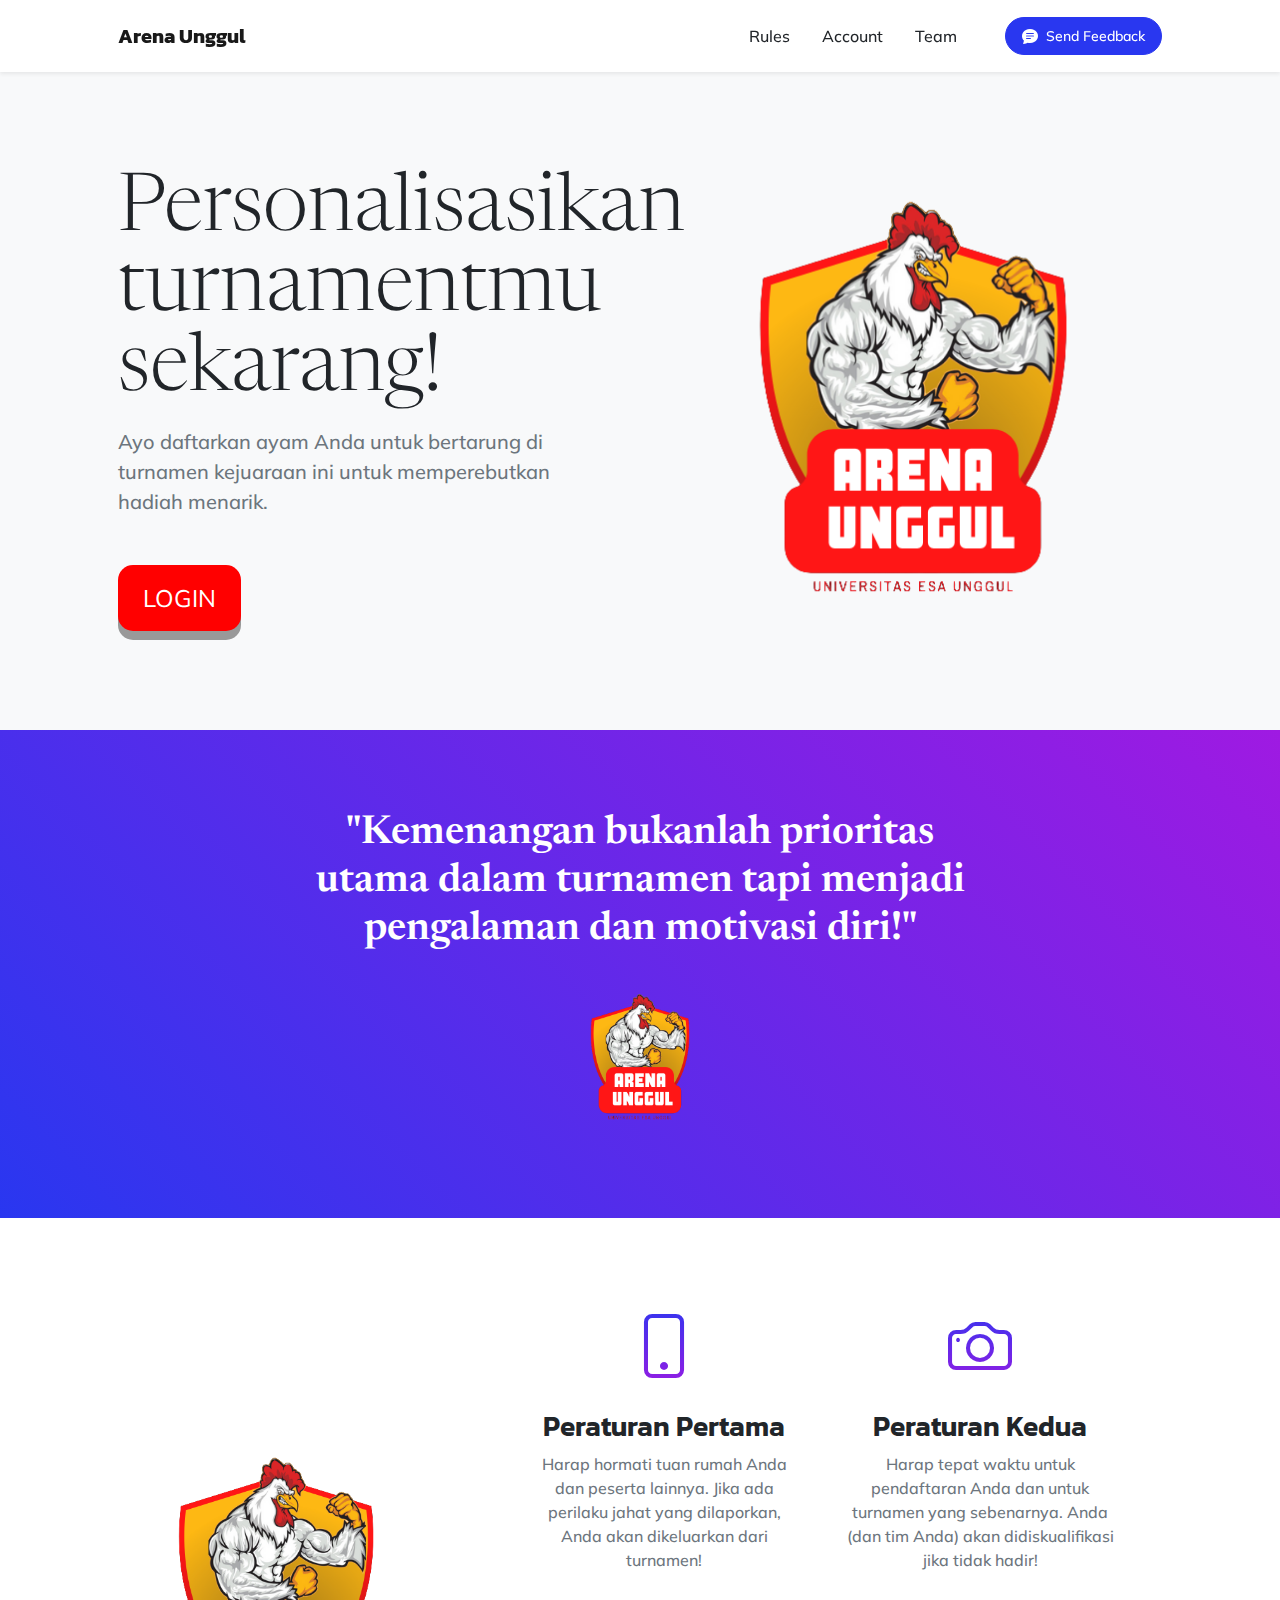
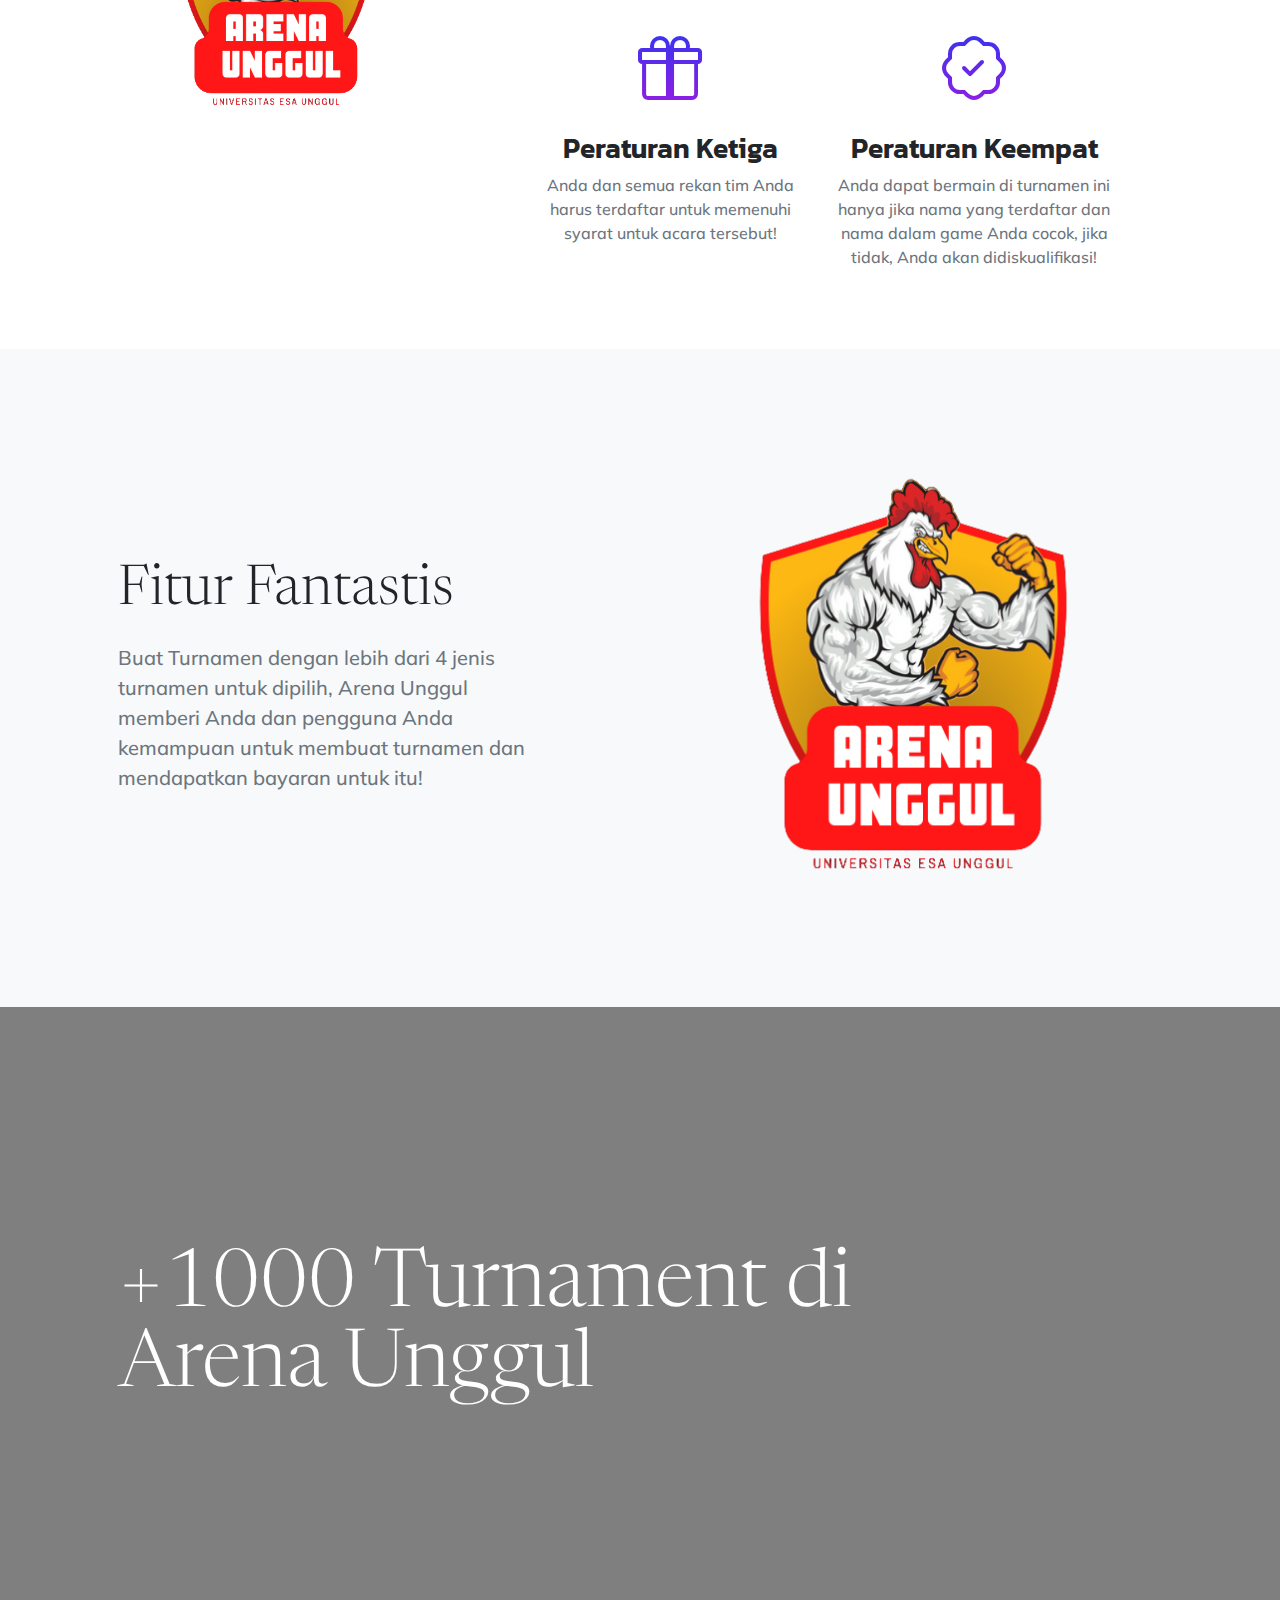
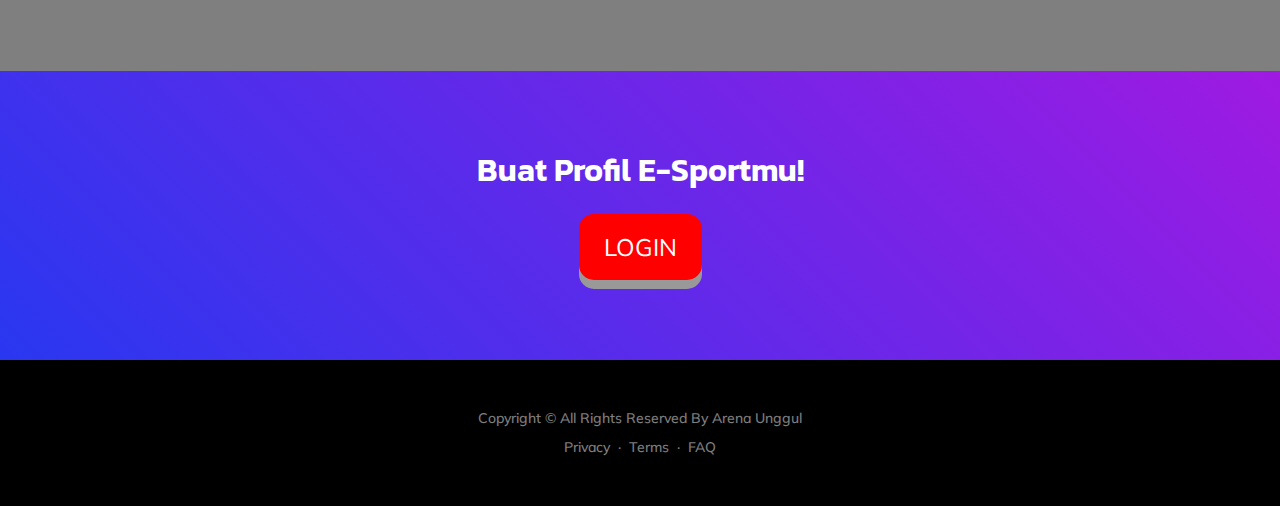
<file: beranda.html>
<!DOCTYPE html>
<html lang="en">
    <head>
        <meta charset="utf-8" />
        <meta name="viewport" content="width=device-width, initial-scale=1, shrink-to-fit=no" />
        <meta name="description" content="" />
        <meta name="author" content="" />
        <title>Arena Unggul</title>
        <link rel="icon" type="image/x-icon" href="assets/img/arenaunggul.png" />
        <!-- Bootstrap icons-->
        <link href="https://cdn.jsdelivr.net/npm/bootstrap-icons@1.5.0/font/bootstrap-icons.css" rel="stylesheet" />
        <!-- Google fonts-->
        <link rel="preconnect" href="https://fonts.gstatic.com" />
        <link href="https://fonts.googleapis.com/css2?family=Newsreader:ital,wght@0,600;1,600&amp;display=swap" rel="stylesheet" />
        <link href="https://fonts.googleapis.com/css2?family=Mulish:ital,wght@0,300;0,500;0,600;0,700;1,300;1,500;1,600;1,700&amp;display=swap" rel="stylesheet" />
        <link href="https://fonts.googleapis.com/css2?family=Kanit:ital,wght@0,400;1,400&amp;display=swap" rel="stylesheet" />
        <!-- Core theme CSS (includes Bootstrap)-->
        <link href="css/styles.css" rel="stylesheet" />
    </head>
    <body id="page-top">
        <!-- Navigation-->
        <nav class="navbar navbar-expand-lg navbar-light fixed-top shadow-sm" id="mainNav">
            <div class="container px-5">
                <a class="navbar-brand fw-bold" href="#page-top">Arena Unggul</a>
                <button class="navbar-toggler" type="button" data-bs-toggle="collapse" data-bs-target="#navbarResponsive" aria-controls="navbarResponsive" aria-expanded="false" aria-label="Toggle navigation">
                    Menu
                    <i class="bi-list"></i>
                </button>
                <div class="collapse navbar-collapse" id="navbarResponsive">
                    <ul class="navbar-nav ms-auto me-4 my-3 my-lg-0">
                        <li class="nav-item"><a class="nav-link me-lg-3" href="#features">Rules</a></li>
                        <li class="nav-item"><a class="nav-link me-lg-3" href="#download">Account</a></li>
                        <li class="nav-item"><a class="nav-link me-lg-3" href="teamsukses.html">Team</a></li>
                    </ul>
                    <button class="btn btn-primary rounded-pill px-3 mb-2 mb-lg-0" data-bs-toggle="modal" data-bs-target="#feedbackModal">
                        <span class="d-flex align-items-center">
                            <i class="bi-chat-text-fill me-2"></i>
                            <span class="small">Send Feedback</span>
                        </span>
                    </button>
                </div>
            </div>
        </nav>
        <!-- Mashead header-->
        <header class="masthead">
            <div class="container px-5">
                <div class="row gx-5 align-items-center">
                    <div class="col-lg-6">
                        <!-- Mashead text and app badges-->
                        <div class="mb-5 mb-lg-0 text-center text-lg-start">
                            <h1 class="display-1 lh-1 mb-3">Personalisasikan turnamentmu sekarang!</h1>
                            <p class="lead fw-normal text-muted mb-5">Ayo daftarkan ayam Anda untuk bertarung di turnamen kejuaraan ini untuk memperebutkan hadiah menarik.</p>
                            <div class="d-flex flex-column flex-lg-row align-items-center">
                                <button  id = "log" class="buttonX" onclick="LOGINREGISTER()" type="button"  >LOGIN</button> <br><br>
                            </div>
                        </div>
                    </div>
                    <div class="col-lg-6">
                        <!-- Masthead device mockup feature-->
                        <div class="masthead-device-mockup">
                            <div class="px-5 px-sm-0"><img class="img-fluid rounded-circle" src="assets/img/arenaunggul.png" alt="..." /></div>
                        </div>
                    </div>
                </div>
            </div>
        </header>
        <!-- Quote/testimonial aside-->
        <aside class="text-center bg-gradient-primary-to-secondary">
            <div class="container px-5">
                <div class="row gx-5 justify-content-center">
                    <div class="col-xl-8">
                        <div class="h2 fs-1 text-white mb-4">"Kemenangan bukanlah prioritas utama dalam turnamen tapi menjadi pengalaman dan motivasi diri!"</div>
                        <img src="assets/img/arenaunggul.png" alt="..." style="height: 10rem" />
                    </div>
                </div>
            </div>
        </aside>
        <!-- App features section-->
        <section id="features">
            <div class="container px-5">
                <div class="row gx-5 align-items-center">
                    <div class="col-lg-8 order-lg-1 mb-5 mb-lg-0">
                        <div class="container-fluid px-5">
                            <div class="row gx-5">
                                <div class="col-md-6 mb-5">
                                    <!-- Feature item-->
                                    <div class="text-center">
                                        <i class="bi-phone icon-feature text-gradient d-block mb-3"></i>
                                        <h3 class="font-alt">Peraturan Pertama</h3>
                                        <p class="text-muted mb-0">Harap hormati tuan rumah Anda dan peserta lainnya. Jika ada perilaku jahat yang dilaporkan, Anda akan dikeluarkan dari turnamen!</p>
                                    </div>
                                </div>
                                <div class="col-md-6 mb-5">
                                    <!-- Feature item-->
                                    <div class="text-center">
                                        <i class="bi-camera icon-feature text-gradient d-block mb-3"></i>
                                        <h3 class="font-alt">Peraturan Kedua</h3>
                                        <p class="text-muted mb-0">Harap tepat waktu untuk pendaftaran Anda dan untuk turnamen yang sebenarnya. Anda (dan tim Anda) akan didiskualifikasi jika tidak hadir!</p>
                                    </div>
                                </div>
                            </div>
                            <div class="row">
                                <div class="col-md-6 mb-5 mb-md-0">
                                    <!-- Feature item-->
                                    <div class="text-center">
                                        <i class="bi-gift icon-feature text-gradient d-block mb-3"></i>
                                        <h3 class="font-alt">Peraturan Ketiga</h3>
                                        <p class="text-muted mb-0">Anda dan semua rekan tim Anda harus terdaftar untuk memenuhi syarat untuk acara tersebut!</p>
                                    </div>
                                </div>
                                <div class="col-md-6">
                                    <!-- Feature item-->
                                    <div class="text-center">
                                        <i class="bi-patch-check icon-feature text-gradient d-block mb-3"></i>
                                        <h3 class="font-alt">Peraturan Keempat</h3>
                                        <p class="text-muted mb-0">Anda dapat bermain di turnamen ini hanya jika nama yang terdaftar dan nama dalam game Anda cocok, jika tidak, Anda akan didiskualifikasi!</p>
                                    </div>
                                </div>
                            </div>
                        </div>
                    </div>
                    <div class="col-lg-4 order-lg-0">
                        <!-- Features section device mockup-->
                        <div class="features-device-mockup">
                            <div class="px-5 px-sm-0"><img class="img-fluid rounded-circle" src="assets/img/arenaunggul.png" alt="..." /></div>
                        </div>
                    </div>
                </div>
            </div>
        </section>
        <!-- Basic features section-->
        <section class="bg-light">
            <div class="container px-5">
                <div class="row gx-5 align-items-center justify-content-center justify-content-lg-between">
                    <div class="col-12 col-lg-5">
                        <h2 class="display-4 lh-1 mb-4">Fitur Fantastis</h2>
                        <p class="lead fw-normal text-muted mb-5 mb-lg-0">Buat Turnamen dengan lebih dari 4 jenis turnamen untuk dipilih, Arena Unggul memberi Anda dan pengguna Anda kemampuan untuk membuat turnamen dan mendapatkan bayaran untuk itu!</p>
                    </div>
                    <div class="col-sm-8 col-md-6">
                        <div class="px-5 px-sm-0"><img class="img-fluid rounded-circle" src="assets/img/arenaunggul.png" alt="..." /></div>
                    </div>
                </div>
            </div>
        </section>
        <!-- Call to action section-->
        <section class="cta">
            <div class="cta-content">
                <div class="container px-5">
                    <h2 class="text-white display-1 lh-1 mb-4">
                        +1000 Turnament di
                        <br />
                        Arena Unggul
                    </h2>
                </div>
            </div>
        </section>
        <!-- App badge section-->
        <section class="bg-gradient-primary-to-secondary" id="download">
            <div class="container px-5">
                <h2 class="text-center text-white font-alt mb-4">Buat Profil E-Sportmu!</h2>
                <div class="d-flex flex-column flex-lg-row align-items-center justify-content-center">
                    <button  id = "log" class="buttonX" onclick="LOGINREGISTER()" type="button"  >LOGIN</button> <br><br>
                </div>
            </div>
        </section>
        <!-- Footer-->
        <footer class="bg-black text-center py-5">
            <div class="container px-5">
                <div class="text-white-50 small">
                    <div class="mb-2">Copyright &copy; All Rights Reserved By Arena Unggul</div>
                    <a href="#!">Privacy</a>
                    <span class="mx-1">&middot;</span>
                    <a href="#!">Terms</a>
                    <span class="mx-1">&middot;</span>
                    <a href="#!">FAQ</a>
                </div>
            </div>
        </footer>
        <!-- Feedback Modal-->
        <div class="modal fade" id="feedbackModal" tabindex="-1" aria-labelledby="feedbackModalLabel" aria-hidden="true">
            <div class="modal-dialog modal-dialog-centered">
                <div class="modal-content">
                    <div class="modal-header bg-gradient-primary-to-secondary p-4">
                        <h5 class="modal-title font-alt text-white" id="feedbackModalLabel">Send feedback</h5>
                        <button class="btn-close btn-close-white" type="button" data-bs-dismiss="modal" aria-label="Close"></button>
                    </div>
                    <div class="modal-body border-0 p-4">
                        <form id="contactForm" data-sb-form-api-token="API_TOKEN">
                            <!-- Name input-->
                            <div class="form-floating mb-3">
                                <input class="form-control" id="name" type="text" placeholder="Enter your name..." data-sb-validations="required" />
                                <label for="name">Full name</label>
                                <div class="invalid-feedback" data-sb-feedback="name:required">A name is required.</div>
                            </div>
                            <!-- Email address input-->
                            <div class="form-floating mb-3">
                                <input class="form-control" id="email" type="email" placeholder="name@example.com" data-sb-validations="required,email" />
                                <label for="email">Email address</label>
                                <div class="invalid-feedback" data-sb-feedback="email:required">An email is required.</div>
                                <div class="invalid-feedback" data-sb-feedback="email:email">Email is not valid.</div>
                            </div>
                            <!-- Phone number input-->
                            <div class="form-floating mb-3">
                                <input class="form-control" id="phone" type="tel" placeholder="(123) 456-7890" data-sb-validations="required" />
                                <label for="phone">Phone number</label>
                                <div class="invalid-feedback" data-sb-feedback="phone:required">A phone number is required.</div>
                            </div>
                            <!-- Message input-->
                            <div class="form-floating mb-3">
                                <textarea class="form-control" id="message" type="text" placeholder="Enter your message here..." style="height: 10rem" data-sb-validations="required"></textarea>
                                <label for="message">Message</label>
                                <div class="invalid-feedback" data-sb-feedback="message:required">A message is required.</div>
                            </div>
                            <!-- Submit success message-->
                            <!---->
                            <!-- This is what your users will see when the form-->
                            <!-- has successfully submitted-->
                            <div class="d-none" id="submitSuccessMessage">
                                <div class="text-center mb-3">
                                    <div class="fw-bolder">Form submission successful!</div>
                                </div>
                            </div>
                            <!-- Submit error message-->
                            <!---->
                            <!-- This is what your users will see when there is-->
                            <!-- an error submitting the form-->
                            <div class="d-none" id="submitErrorMessage"><div class="text-center text-danger mb-3">Error sending message!</div></div>
                            <!-- Submit Button-->
                            <div class="d-grid"><button class="btn btn-primary rounded-pill btn-lg disabled" id="submitButton" type="submit">Submit</button></div>
                        </form>
                    </div>
                </div>
            </div>
        </div>
        <!-- Core JS-->
        <script src="https://cdn.jsdelivr.net/npm/bootstrap@5.1.3/dist/js/bootstrap.bundle.min.js"></script>
        <!-- Core theme JS-->
        <script src="js/scripts.js"></script>
        <script src="js/index.js"></script>
        <script src="https://cdn.startbootstrap.com/sb-forms-latest.js"></script>
    </body>
</html>
</file>
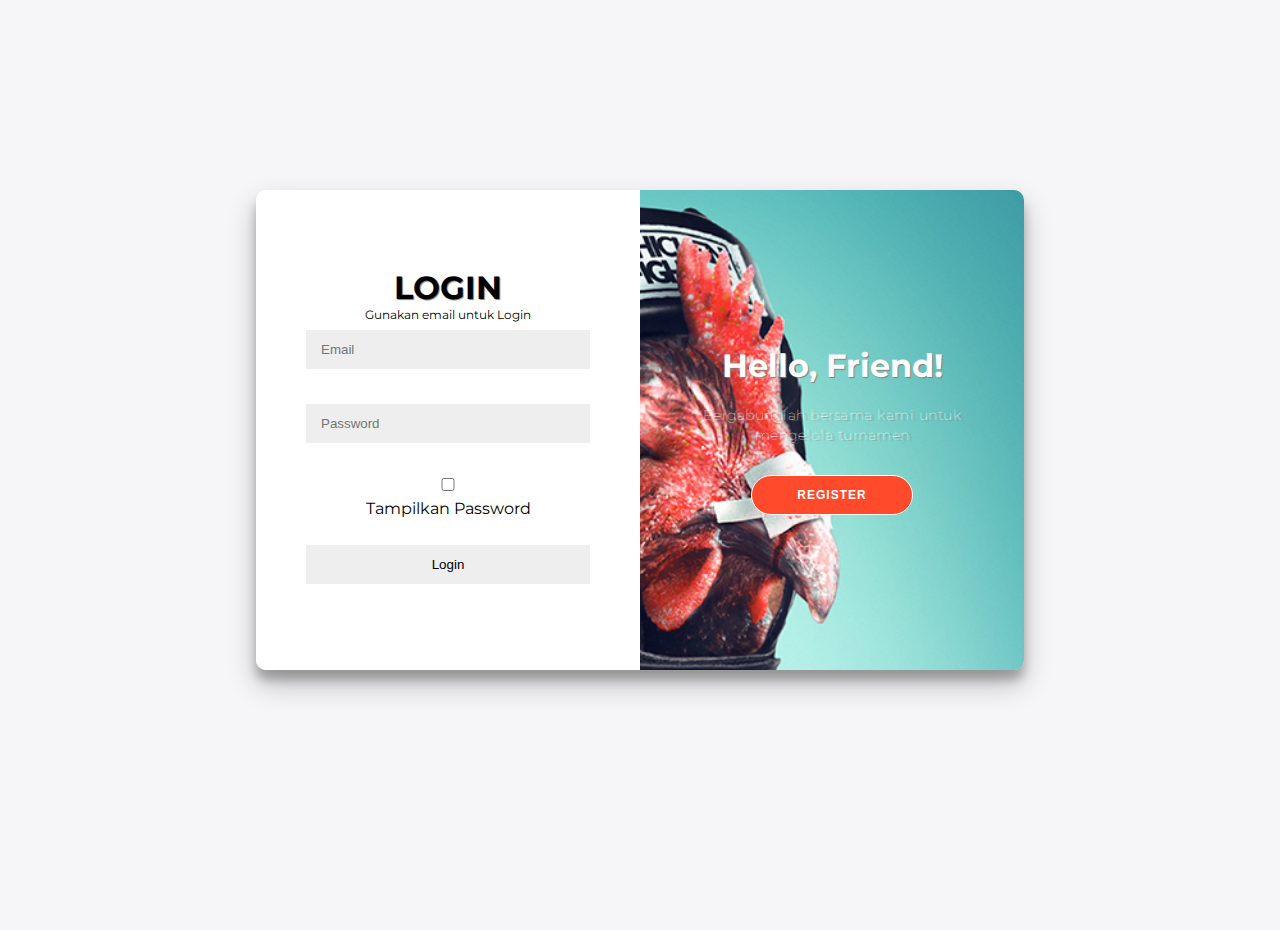
<file: LOGINREGISTER.html>
<!DOCTYPE html>
<html>
<head>
    <title>FORM</title>
    <link rel="icon" type="image/x-icon" href="assets/img/arenaunggul.png" />
    <link rel="stylesheet" href="https://cdnjs.cloudflare.com/ajax/libs/font-awesome/6.1.1/css/all.min.css"/>
    <style>

         @import url('https://fonts.googleapis.com/css?family=Montserrat:400,800');

        * {
            box-sizing: border-box;
        }
        
        body {
            background: #f6f5f7;
            display: flex;
            justify-content: center;
            align-items: center;
            flex-direction: column;
            font-family: 'Montserrat', sans-serif;
            height: 100vh;
            margin: -20px 0 50px;
        }
        
        h1 {
            font-weight: bold;
            margin: 0;
            text-shadow: 1px 1px 1px grey;
        }
        
        h2 {
            text-align: center;
        }
        
        p {
            font-size: 14px;
            font-weight: 100;
            line-height: 20px;
            letter-spacing: 0.5px;
            margin: 20px 0 30px;
            text-shadow: 3px 1px 1px grey;
        }
        
        span {
            font-size: 12px;
        }
        
        a {
            color: #333;
            font-size: 14px;
            text-decoration: none;
            margin: 15px 0;
        }
        
        button {
            border-radius: 20px;
            border: 1px solid #FF4B2B;
            background-color: #FF4B2B;
            color: #FFFFFF;
            font-size: 12px;
            font-weight: bold;
            padding: 12px 45px;
            letter-spacing: 1px;
            text-transform: uppercase;
            transition: transform 80ms ease-in;
        }
        
        button:active {
            transform: scale(0.95);
        }
        
        button:focus {
            outline: none;
        }
        
        button.ghost {
            border-color: #FFFFFF;
        }
        
        form {
            background-color: #FFFFFF;
            display: flex;           
            align-items: center;
            justify-content: center;
            flex-direction: column;
            padding: 0 50px;
            height: 100%;
            text-align: center;
        }
        
        input {
            background-color: #eee;
            border: none;
            padding: 12px 15px;
            margin: 8px 0;
            width: 100%;
        }
        
        #checkbox input {
            font-family: 'Montserrat', sans-serif;
            height: 100vh;
        }

        .container {
            background-color: #fff;
            border-radius: 10px;
            box-shadow: 0 14px 28px rgba(0,0,0,0.25), 
            0 10px 10px rgba(0,0,0,0.22);
            position: relative;
            overflow: hidden;
            width: 768px;
            max-width: 100%;
            min-height: 480px;
        }
        
        .form-container {
            position: absolute;
            top: 0;
            height: 100%;
            transition: all 0.6s ease-in-out;
        }
        
        .sign-in-container {
            left: 0;
            width: 50%;
            z-index: 2;
        }
        
        .container.right-panel-active .sign-in-container {
            transform: translateX(100%);
        }
        
        .sign-up-container {
            left: 0;
            width: 50%;
            opacity: 0;
            z-index: 1;
        }
        
        .container.right-panel-active .sign-up-container {
            transform: translateX(100%);
            opacity: 1;
            z-index: 5;
            animation: show 0.6s;
        }
        
        @keyframes show {
            0%, 49.99% {
                opacity: 0;
                z-index: 1;
            } 50%, 100% {
                opacity: 1;
                z-index: 5;
            }
        }
        
        .overlay-container {
            position: absolute;
            top: 0;
            left: 50%;
            width: 50%;
            height: 100%;
            overflow: hidden;
            transition: transform 0.6s ease-in-out;
            z-index: 100;
        }
        
        .container.right-panel-active .overlay-container{
            transform: translateX(-100%);
        }
        
        .overlay {
            background-image: url("ayamkeren.png");
            background-repeat: no-repeat;
            background-size: cover;
            background-position: 0 0;
            color: #FFFFFF;
            position: relative;
            left: -100%;
            height: 100%;
            width: 200%;
            transform: translateX(0);
            transition: transform 0.6s ease-in-out;
        }
        
        .container.right-panel-active .overlay {
            transform: translateX(50%);
        }
        
        .overlay-panel {
            position: absolute;
            display: flex;
            align-items: center;
            justify-content: center;
            flex-direction: column;
            padding: 0 40px;
            text-align: center;
            top: 0;
            height: 100%;
            width: 50%;
            transform: translateX(0);
            transition: transform 0.6s ease-in-out;
        }
        
        .overlay-left {
            transform: translateX(-20%);
        }
        
        .container.right-panel-active .overlay-left {
            transform: translateX(0);
        }
        .overlay-right {
            right: 0;
            transform: translateX(0);
        }
        
        .container.right-panel-active .overlay-right {
            transform: translateX(20%);
        }
        
        .social-container {
            margin: 20px 0;
        }
        
        .social-container a {
            border: 1px solid #DDDDDD;
            border-radius: 50%;
            display: inline-flex;
            justify-content: center;
            align-items: center;
            margin: 0 5px;
            height: 40px;
            width: 40px;
        }
        
        footer {
            background-color: #222;
            color: #fff;
            font-size: 14px;
            bottom: 0;
            position: fixed;
            left: 0;
            right: 0;
            text-align: center;
            z-index: 999;
        }
        
        footer p {
            margin: 10px 0;
        }
        
        footer i {
            color: red;
        }
        
        footer a {
            color: #3c97bf;
            text-decoration: none;
        }
    </style>
</head>

<body>
    <div class="container" id="container">
        <div class="form-container sign-up-container">
            <form action="#">
                <h1>REGISTER</h1>
                <span>Gunakan email untuk Register</span>
                <label for="inputNama"></label>
                <input size="20" type="text"  id="inputNama" name="inputNama" placeholder="Nama" /><br>
                <label for="inputEmail"></label>
                <input type="email"  id="inputEmail" name="inputEmail" placeholder="Email" /><br>
                <label for="inputPassword"></label>
                <input type="password" id="inputPassword" name="inputPassword" placeholder="Password"/><br>
                <input type="checkbox" onclick="myFunction()">Tampilkan Password
                <br><br>
                <input  type="submit" class="button" value="Register" onclick="cek()">  
            </form>
        </div>
        
        <div class="form-container sign-in-container">
            <form action="index.html">
                <h1>LOGIN</h1>
                <span>Gunakan email untuk Login</span>
                <label for="inputEmail1"></label>
                <input type="email"  id="inputEmail1" name="inputEmail1" placeholder="Email" /><br>
                <label for="inputPassword1"></label>
                <input type="password" id="inputPassword1" name="inputPassword1" placeholder="Password"/><br>
                <input type="checkbox" onclick="myFunction()">Tampilkan Password
                <br><br>
                <input  type="submit" class="button" value="Login" onclick="logg()">  
            </form>
        </div>
        <div class="overlay-container">
            <div class="overlay">
                <div class="overlay-panel overlay-left">
                    <h1>Welcome Back, Friend!</h1>
                    <p>Tetaplah terkoneksi bersama kami</p>
                    <button class="ghost" id="signIn">LOGIN</button>
                </div>
                <div class="overlay-panel overlay-right">
                    <h1>Hello, Friend!</h1>
                    <p>Bergabunglah bersama kami untuk mengelola turnamen</p>
                    <button class="ghost" id="signUp">REGISTER</button>
                </div>
            </div>
        </div>
    </div> 

    <script>
        function myFunction() {
            var x = document.getElementById("inputPassword");
            if (x.type === "password") {
                x.type = "text";
            } else {
                x.type = "password";
            }
        }
    </script>
    <script>
        function logg() {
            var inputEmail1 = document.getElementById("inputEmail1").value;     // saves number of players
                        localStorage.setItem("inputEmail1", inputEmail1);
            var inputPassword1 = document.getElementById("inputPassword1").value;     // saves number of players
                        localStorage.setItem("inputPassword1", inputPassword1);
            if (inputEmail === inputEmail1) {
                window.location.href="index.html";  
            } 
            return false;
        }
    </script>
    <script>
        const signUpButton = document.getElementById('signUp');
        const signInButton = document.getElementById('signIn');
        const container = document.getElementById('container');
        
        signUpButton.addEventListener('click', () => {
            container.classList.add("right-panel-active");
        });
        
        signInButton.addEventListener('click', () => {
            container.classList.remove("right-panel-active");
        });
    </script>
    <script>
        //Gets input from user and saves title and number of players into local storage
                    function cek()
                    {
                        var inputNama =document.getElementById("inputNama").value;      // saves game title
                        localStorage.setItem("inputNama", inputNama);
                        
                        var inputEmail = document.getElementById("inputEmail").value;     // saves number of players
                        localStorage.setItem("inputEmail", inputEmail);

                        var inputPassword = document.getElementById("inputPassword").value;     // saves number of players
                        localStorage.setItem("inputPassword", inputPassword);
                        return false;
                    }
                </script>
    <script>
        document.getElementById("inputNama").innerHTML = localStorage.getItem("inputNama");
        document.getElementById("inputEmail").innerHTML = localStorage.getItem("inpuEmail");
        document.getElementById("inputPassword").innerHTML = localStorage.getItem("inputPassword");
        document.getElementById("inputEmail1").innerHTML = localStorage.getItem("inpuEmail1");
        document.getElementById("inputPassword1").innerHTML = localStorage.getItem("inputPassword1");
   </script>
    <script src="js/scripts.js"></script>
    <script src="js/index.js"></script>
</body>
</html>
</file>
<file: css/styles.css>
@charset "UTF-8";

:root {
  --bs-blue: #2937f0;
  --bs-indigo: #6610f2;
  --bs-purple: #9f1ae2;
  --bs-pink: #d63384;
  --bs-red: #dc3545;
  --bs-orange: #fd7e14;
  --bs-yellow: #ffc107;
  --bs-green: #198754;
  --bs-teal: #20c997;
  --bs-cyan: #0dcaf0;
  --bs-white: #fff;
  --bs-gray: #6c757d;
  --bs-gray-dark: #343a40;
  --bs-gray-100: #f8f9fa;
  --bs-gray-200: #e9ecef;
  --bs-gray-300: #dee2e6;
  --bs-gray-400: #ced4da;
  --bs-gray-500: #adb5bd;
  --bs-gray-600: #6c757d;
  --bs-gray-700: #495057;
  --bs-gray-800: #343a40;
  --bs-gray-900: #212529;
  --bs-primary: #2937f0;
  --bs-secondary: #9f1ae2;
  --bs-success: #198754;
  --bs-info: #0dcaf0;
  --bs-warning: #ffc107;
  --bs-danger: #dc3545;
  --bs-light: #f8f9fa;
  --bs-dark: #212529;
  --bs-primary-rgb: 41, 55, 240;
  --bs-secondary-rgb: 159, 26, 226;
  --bs-success-rgb: 25, 135, 84;
  --bs-info-rgb: 13, 202, 240;
  --bs-warning-rgb: 255, 193, 7;
  --bs-danger-rgb: 220, 53, 69;
  --bs-light-rgb: 248, 249, 250;
  --bs-dark-rgb: 33, 37, 41;
  --bs-white-rgb: 255, 255, 255;
  --bs-black-rgb: 0, 0, 0;
  --bs-body-color-rgb: 33, 37, 41;
  --bs-body-bg-rgb: 255, 255, 255;
  --bs-font-sans-serif: system-ui, -apple-system, "Segoe UI", Roboto, "Helvetica Neue", Arial, "Noto Sans", "Liberation Sans", sans-serif, "Apple Color Emoji", "Segoe UI Emoji", "Segoe UI Symbol", "Noto Color Emoji";
  --bs-font-monospace: SFMono-Regular, Menlo, Monaco, Consolas, "Liberation Mono", "Courier New", monospace;
  --bs-gradient: linear-gradient(180deg, rgba(255, 255, 255, 0.15), rgba(255, 255, 255, 0));
  --bs-body-font-family: Mulish, -apple-system, BlinkMacSystemFont, Segoe UI, Roboto, Helvetica Neue, Arial, sans-serif, Apple Color Emoji, Segoe UI Emoji, Segoe UI Symbol, Noto Color Emoji;
  --bs-body-font-size: 1rem;
  --bs-body-font-weight: 500;
  --bs-body-line-height: 1.5;
  --bs-body-color: #212529;
  --bs-body-bg: #fff;
}

*,
*::before,
*::after {
  box-sizing: border-box;
}

@media (prefers-reduced-motion: no-preference) {
  :root {
    scroll-behavior: smooth;
  }
}

body {
  margin: 0;
  font-family: var(--bs-body-font-family);
  font-size: var(--bs-body-font-size);
  font-weight: var(--bs-body-font-weight);
  line-height: var(--bs-body-line-height);
  color: var(--bs-body-color);
  text-align: var(--bs-body-text-align);
  background-color: var(--bs-body-bg);
  -webkit-text-size-adjust: 100%;
  -webkit-tap-highlight-color: rgba(0, 0, 0, 0);
}

hr {
  margin: 1rem 0;
  color: inherit;
  background-color: currentColor;
  border: 0;
  opacity: 0.25;
}

hr:not([size]) {
  height: 1px;
}

h6, .h6, h5, .h5, h4, .h4, h3, .h3, h2, .h2, h1, .h1 {
  margin-top: 0;
  margin-bottom: 0.5rem;
  font-family: "Newsreader", -apple-system, BlinkMacSystemFont, "Segoe UI", Roboto, "Helvetica Neue", Arial, sans-serif, "Apple Color Emoji", "Segoe UI Emoji", "Segoe UI Symbol", "Noto Color Emoji";
  font-weight: 600;
  line-height: 1.2;
}

h1, .h1 {
  font-size: calc(1.375rem + 1.5vw);
}
@media (min-width: 1200px) {
  h1, .h1 {
    font-size: 2.5rem;
  }
}

h2, .h2 {
  font-size: calc(1.325rem + 0.9vw);
}
@media (min-width: 1200px) {
  h2, .h2 {
    font-size: 2rem;
  }
}

h3, .h3 {
  font-size: calc(1.3rem + 0.6vw);
}
@media (min-width: 1200px) {
  h3, .h3 {
    font-size: 1.75rem;
  }
}

h4, .h4 {
  font-size: calc(1.275rem + 0.3vw);
}
@media (min-width: 1200px) {
  h4, .h4 {
    font-size: 1.5rem;
  }
}

h5, .h5 {
  font-size: 1.25rem;
}

h6, .h6 {
  font-size: 1rem;
}

p {
  margin-top: 0;
  margin-bottom: 1rem;
}

abbr[title],
abbr[data-bs-original-title] {
  -webkit-text-decoration: underline dotted;
          text-decoration: underline dotted;
  cursor: help;
  -webkit-text-decoration-skip-ink: none;
          text-decoration-skip-ink: none;
}

address {
  margin-bottom: 1rem;
  font-style: normal;
  line-height: inherit;
}

ol,
ul {
  padding-left: 2rem;
}

ol,
ul,
dl {
  margin-top: 0;
  margin-bottom: 1rem;
}

ol ol,
ul ul,
ol ul,
ul ol {
  margin-bottom: 0;
}

dt {
  font-weight: 700;
}

dd {
  margin-bottom: 0.5rem;
  margin-left: 0;
}

blockquote {
  margin: 0 0 1rem;
}

b,
strong {
  font-weight: bolder;
}

small, .small {
  font-size: 0.875em;
}

mark, .mark {
  padding: 0.2em;
  background-color: #fcf8e3;
}

sub,
sup {
  position: relative;
  font-size: 0.75em;
  line-height: 0;
  vertical-align: baseline;
}

sub {
  bottom: -0.25em;
}

sup {
  top: -0.5em;
}

a {
  color: #2937f0;
  text-decoration: underline;
}
a:hover {
  color: #212cc0;
}

a:not([href]):not([class]), a:not([href]):not([class]):hover {
  color: inherit;
  text-decoration: none;
}

pre,
code,
kbd,
samp {
  font-family: var(--bs-font-monospace);
  font-size: 1em;
  direction: ltr /* rtl:ignore */;
  unicode-bidi: bidi-override;
}

pre {
  display: block;
  margin-top: 0;
  margin-bottom: 1rem;
  overflow: auto;
  font-size: 0.875em;
}
pre code {
  font-size: inherit;
  color: inherit;
  word-break: normal;
}

code {
  font-size: 0.875em;
  color: #d63384;
  word-wrap: break-word;
}
a > code {
  color: inherit;
}

kbd {
  padding: 0.2rem 0.4rem;
  font-size: 0.875em;
  color: #fff;
  background-color: #212529;
  border-radius: 0.2rem;
}
kbd kbd {
  padding: 0;
  font-size: 1em;
  font-weight: 700;
}

figure {
  margin: 0 0 1rem;
}

img,
svg {
  vertical-align: middle;
}

.buttonX {                                                                    
  display: inline-block;                                                        /* CSS for custom button*/
  padding: 15px 25px;
  font-size: 24px;
  cursor: pointer;
  text-align: center;
  text-decoration: none;
  outline: none;
  color: #fff;
  background-color:red;
  border: none;
  border-radius: 15px;
  box-shadow: 0 9px #999;
}

.buttonX:hover {background-color: blue}

.buttonX:active {                                                               /* Color change for button when mouse hovers over*/
  background-color: blue;
  box-shadow: 0 5px #666;
  transform: translateY(4px);
}

table {
  caption-side: bottom;
  border-collapse: collapse;
}

caption {
  padding-top: 0.5rem;
  padding-bottom: 0.5rem;
  color: #6c757d;
  text-align: left;
}

th {
  text-align: inherit;
  text-align: -webkit-match-parent;
}

thead,
tbody,
tfoot,
tr,
td,
th {
  border-color: inherit;
  border-style: solid;
  border-width: 0;
}

label {
  display: inline-block;
}

button {
  border-radius: 0;
}

button:focus:not(:focus-visible) {
  outline: 0;
}

input,
button,
select,
optgroup,
textarea {
  margin: 0;
  font-family: inherit;
  font-size: inherit;
  line-height: inherit;
}

button,
select {
  text-transform: none;
}

[role=button] {
  cursor: pointer;
}

select {
  word-wrap: normal;
}
select:disabled {
  opacity: 1;
}

[list]::-webkit-calendar-picker-indicator {
  display: none;
}

button,
[type=button],
[type=reset],
[type=submit] {
  -webkit-appearance: button;
}
button:not(:disabled),
[type=button]:not(:disabled),
[type=reset]:not(:disabled),
[type=submit]:not(:disabled) {
  cursor: pointer;
}

::-moz-focus-inner {
  padding: 0;
  border-style: none;
}

textarea {
  resize: vertical;
}

fieldset {
  min-width: 0;
  padding: 0;
  margin: 0;
  border: 0;
}

legend {
  float: left;
  width: 100%;
  padding: 0;
  margin-bottom: 0.5rem;
  font-size: calc(1.275rem + 0.3vw);
  line-height: inherit;
}
@media (min-width: 1200px) {
  legend {
    font-size: 1.5rem;
  }
}
legend + * {
  clear: left;
}

::-webkit-datetime-edit-fields-wrapper,
::-webkit-datetime-edit-text,
::-webkit-datetime-edit-minute,
::-webkit-datetime-edit-hour-field,
::-webkit-datetime-edit-day-field,
::-webkit-datetime-edit-month-field,
::-webkit-datetime-edit-year-field {
  padding: 0;
}

::-webkit-inner-spin-button {
  height: auto;
}

[type=search] {
  outline-offset: -2px;
  -webkit-appearance: textfield;
}

/* rtl:raw:
[type="tel"],
[type="url"],
[type="email"],
[type="number"] {
  direction: ltr;
}
*/
::-webkit-search-decoration {
  -webkit-appearance: none;
}

::-webkit-color-swatch-wrapper {
  padding: 0;
}

::-webkit-file-upload-button {
  font: inherit;
}

::file-selector-button {
  font: inherit;
}

::-webkit-file-upload-button {
  font: inherit;
  -webkit-appearance: button;
}

output {
  display: inline-block;
}

iframe {
  border: 0;
}

summary {
  display: list-item;
  cursor: pointer;
}

progress {
  vertical-align: baseline;
}

[hidden] {
  display: none !important;
}

.lead {
  font-size: 1.25rem;
  font-weight: 300;
}

.display-1 {
  font-size: calc(1.625rem + 4.5vw);
  font-weight: 300;
  line-height: 1.2;
}
@media (min-width: 1200px) {
  .display-1 {
    font-size: 5rem;
  }
}

.display-2 {
  font-size: calc(1.575rem + 3.9vw);
  font-weight: 300;
  line-height: 1.2;
}
@media (min-width: 1200px) {
  .display-2 {
    font-size: 4.5rem;
  }
}

.display-3 {
  font-size: calc(1.525rem + 3.3vw);
  font-weight: 300;
  line-height: 1.2;
}
@media (min-width: 1200px) {
  .display-3 {
    font-size: 4rem;
  }
}

.display-4 {
  font-size: calc(1.475rem + 2.7vw);
  font-weight: 300;
  line-height: 1.2;
}
@media (min-width: 1200px) {
  .display-4 {
    font-size: 3.5rem;
  }
}

.display-5 {
  font-size: calc(1.425rem + 2.1vw);
  font-weight: 300;
  line-height: 1.2;
}
@media (min-width: 1200px) {
  .display-5 {
    font-size: 3rem;
  }
}

.display-6 {
  font-size: calc(1.375rem + 1.5vw);
  font-weight: 300;
  line-height: 1.2;
}
@media (min-width: 1200px) {
  .display-6 {
    font-size: 2.5rem;
  }
}

.list-unstyled {
  padding-left: 0;
  list-style: none;
}

.list-inline {
  padding-left: 0;
  list-style: none;
}

.list-inline-item {
  display: inline-block;
}
.list-inline-item:not(:last-child) {
  margin-right: 0.5rem;
}

.initialism {
  font-size: 0.875em;
  text-transform: uppercase;
}

.blockquote {
  margin-bottom: 1rem;
  font-size: 1.25rem;
}
.blockquote > :last-child {
  margin-bottom: 0;
}

.blockquote-footer {
  margin-top: -1rem;
  margin-bottom: 1rem;
  font-size: 0.875em;
  color: #6c757d;
}
.blockquote-footer::before {
  content: "— ";
}

.img-fluid {
  max-width: 100%;
  height: auto;
}

.img-thumbnail {
  padding: 0.25rem;
  background-color: #fff;
  border: 1px solid #dee2e6;
  border-radius: 0.25rem;
  max-width: 100%;
  height: auto;
}

.figure {
  display: inline-block;
}

.figure-img {
  margin-bottom: 0.5rem;
  line-height: 1;
}

.figure-caption {
  font-size: 0.875em;
  color: #6c757d;
}

.container,
.container-fluid,
.container-xxl,
.container-xl,
.container-lg,
.container-md,
.container-sm {
  width: 100%;
  padding-right: var(--bs-gutter-x, 0.75rem);
  padding-left: var(--bs-gutter-x, 0.75rem);
  margin-right: auto;
  margin-left: auto;
}

@media (min-width: 576px) {
  .container-sm, .container {
    max-width: 540px;
  }
}
@media (min-width: 768px) {
  .container-md, .container-sm, .container {
    max-width: 720px;
  }
}
@media (min-width: 992px) {
  .container-lg, .container-md, .container-sm, .container {
    max-width: 960px;
  }
}
@media (min-width: 1200px) {
  .container-xl, .container-lg, .container-md, .container-sm, .container {
    max-width: 1140px;
  }
}
@media (min-width: 1400px) {
  .container-xxl, .container-xl, .container-lg, .container-md, .container-sm, .container {
    max-width: 1320px;
  }
}
.row {
  --bs-gutter-x: 1.5rem;
  --bs-gutter-y: 0;
  display: flex;
  flex-wrap: wrap;
  margin-top: calc(-1 * var(--bs-gutter-y));
  margin-right: calc(-0.5 * var(--bs-gutter-x));
  margin-left: calc(-0.5 * var(--bs-gutter-x));
}
.row > * {
  flex-shrink: 0;
  width: 100%;
  max-width: 100%;
  padding-right: calc(var(--bs-gutter-x) * 0.5);
  padding-left: calc(var(--bs-gutter-x) * 0.5);
  margin-top: var(--bs-gutter-y);
}

.col {
  flex: 1 0 0%;
}

.row-cols-auto > * {
  flex: 0 0 auto;
  width: auto;
}

.row-cols-1 > * {
  flex: 0 0 auto;
  width: 100%;
}

.row-cols-2 > * {
  flex: 0 0 auto;
  width: 50%;
}

.row-cols-3 > * {
  flex: 0 0 auto;
  width: 33.3333333333%;
}

.row-cols-4 > * {
  flex: 0 0 auto;
  width: 25%;
}

.row-cols-5 > * {
  flex: 0 0 auto;
  width: 20%;
}

.row-cols-6 > * {
  flex: 0 0 auto;
  width: 16.6666666667%;
}

.col-auto {
  flex: 0 0 auto;
  width: auto;
}

.col-1 {
  flex: 0 0 auto;
  width: 8.33333333%;
}

.col-2 {
  flex: 0 0 auto;
  width: 16.66666667%;
}

.col-3 {
  flex: 0 0 auto;
  width: 25%;
}

.col-4 {
  flex: 0 0 auto;
  width: 33.33333333%;
}

.col-5 {
  flex: 0 0 auto;
  width: 41.66666667%;
}

.col-6 {
  flex: 0 0 auto;
  width: 50%;
}

.col-7 {
  flex: 0 0 auto;
  width: 58.33333333%;
}

.col-8 {
  flex: 0 0 auto;
  width: 66.66666667%;
}

.col-9 {
  flex: 0 0 auto;
  width: 75%;
}

.col-10 {
  flex: 0 0 auto;
  width: 83.33333333%;
}

.col-11 {
  flex: 0 0 auto;
  width: 91.66666667%;
}

.col-12 {
  flex: 0 0 auto;
  width: 100%;
}

.offset-1 {
  margin-left: 8.33333333%;
}

.offset-2 {
  margin-left: 16.66666667%;
}

.offset-3 {
  margin-left: 25%;
}

.offset-4 {
  margin-left: 33.33333333%;
}

.offset-5 {
  margin-left: 41.66666667%;
}

.offset-6 {
  margin-left: 50%;
}

.offset-7 {
  margin-left: 58.33333333%;
}

.offset-8 {
  margin-left: 66.66666667%;
}

.offset-9 {
  margin-left: 75%;
}

.offset-10 {
  margin-left: 83.33333333%;
}

.offset-11 {
  margin-left: 91.66666667%;
}

.g-0,
.gx-0 {
  --bs-gutter-x: 0;
}

.g-0,
.gy-0 {
  --bs-gutter-y: 0;
}

.g-1,
.gx-1 {
  --bs-gutter-x: 0.25rem;
}

.g-1,
.gy-1 {
  --bs-gutter-y: 0.25rem;
}

.g-2,
.gx-2 {
  --bs-gutter-x: 0.5rem;
}

.g-2,
.gy-2 {
  --bs-gutter-y: 0.5rem;
}

.g-3,
.gx-3 {
  --bs-gutter-x: 1rem;
}

.g-3,
.gy-3 {
  --bs-gutter-y: 1rem;
}

.g-4,
.gx-4 {
  --bs-gutter-x: 1.5rem;
}

.g-4,
.gy-4 {
  --bs-gutter-y: 1.5rem;
}

.g-5,
.gx-5 {
  --bs-gutter-x: 3rem;
}

.g-5,
.gy-5 {
  --bs-gutter-y: 3rem;
}

@media (min-width: 576px) {
  .col-sm {
    flex: 1 0 0%;
  }

  .row-cols-sm-auto > * {
    flex: 0 0 auto;
    width: auto;
  }

  .row-cols-sm-1 > * {
    flex: 0 0 auto;
    width: 100%;
  }

  .row-cols-sm-2 > * {
    flex: 0 0 auto;
    width: 50%;
  }

  .row-cols-sm-3 > * {
    flex: 0 0 auto;
    width: 33.3333333333%;
  }

  .row-cols-sm-4 > * {
    flex: 0 0 auto;
    width: 25%;
  }

  .row-cols-sm-5 > * {
    flex: 0 0 auto;
    width: 20%;
  }

  .row-cols-sm-6 > * {
    flex: 0 0 auto;
    width: 16.6666666667%;
  }

  .col-sm-auto {
    flex: 0 0 auto;
    width: auto;
  }

  .col-sm-1 {
    flex: 0 0 auto;
    width: 8.33333333%;
  }

  .col-sm-2 {
    flex: 0 0 auto;
    width: 16.66666667%;
  }

  .col-sm-3 {
    flex: 0 0 auto;
    width: 25%;
  }

  .col-sm-4 {
    flex: 0 0 auto;
    width: 33.33333333%;
  }

  .col-sm-5 {
    flex: 0 0 auto;
    width: 41.66666667%;
  }

  .col-sm-6 {
    flex: 0 0 auto;
    width: 50%;
  }

  .col-sm-7 {
    flex: 0 0 auto;
    width: 58.33333333%;
  }

  .col-sm-8 {
    flex: 0 0 auto;
    width: 66.66666667%;
  }

  .col-sm-9 {
    flex: 0 0 auto;
    width: 75%;
  }

  .col-sm-10 {
    flex: 0 0 auto;
    width: 83.33333333%;
  }

  .col-sm-11 {
    flex: 0 0 auto;
    width: 91.66666667%;
  }

  .col-sm-12 {
    flex: 0 0 auto;
    width: 100%;
  }

  .offset-sm-0 {
    margin-left: 0;
  }

  .offset-sm-1 {
    margin-left: 8.33333333%;
  }

  .offset-sm-2 {
    margin-left: 16.66666667%;
  }

  .offset-sm-3 {
    margin-left: 25%;
  }

  .offset-sm-4 {
    margin-left: 33.33333333%;
  }

  .offset-sm-5 {
    margin-left: 41.66666667%;
  }

  .offset-sm-6 {
    margin-left: 50%;
  }

  .offset-sm-7 {
    margin-left: 58.33333333%;
  }

  .offset-sm-8 {
    margin-left: 66.66666667%;
  }

  .offset-sm-9 {
    margin-left: 75%;
  }

  .offset-sm-10 {
    margin-left: 83.33333333%;
  }

  .offset-sm-11 {
    margin-left: 91.66666667%;
  }

  .g-sm-0,
.gx-sm-0 {
    --bs-gutter-x: 0;
  }

  .g-sm-0,
.gy-sm-0 {
    --bs-gutter-y: 0;
  }

  .g-sm-1,
.gx-sm-1 {
    --bs-gutter-x: 0.25rem;
  }

  .g-sm-1,
.gy-sm-1 {
    --bs-gutter-y: 0.25rem;
  }

  .g-sm-2,
.gx-sm-2 {
    --bs-gutter-x: 0.5rem;
  }

  .g-sm-2,
.gy-sm-2 {
    --bs-gutter-y: 0.5rem;
  }

  .g-sm-3,
.gx-sm-3 {
    --bs-gutter-x: 1rem;
  }

  .g-sm-3,
.gy-sm-3 {
    --bs-gutter-y: 1rem;
  }

  .g-sm-4,
.gx-sm-4 {
    --bs-gutter-x: 1.5rem;
  }

  .g-sm-4,
.gy-sm-4 {
    --bs-gutter-y: 1.5rem;
  }

  .g-sm-5,
.gx-sm-5 {
    --bs-gutter-x: 3rem;
  }

  .g-sm-5,
.gy-sm-5 {
    --bs-gutter-y: 3rem;
  }
}
@media (min-width: 768px) {
  .col-md {
    flex: 1 0 0%;
  }

  .row-cols-md-auto > * {
    flex: 0 0 auto;
    width: auto;
  }

  .row-cols-md-1 > * {
    flex: 0 0 auto;
    width: 100%;
  }

  .row-cols-md-2 > * {
    flex: 0 0 auto;
    width: 50%;
  }

  .row-cols-md-3 > * {
    flex: 0 0 auto;
    width: 33.3333333333%;
  }

  .row-cols-md-4 > * {
    flex: 0 0 auto;
    width: 25%;
  }

  .row-cols-md-5 > * {
    flex: 0 0 auto;
    width: 20%;
  }

  .row-cols-md-6 > * {
    flex: 0 0 auto;
    width: 16.6666666667%;
  }

  .col-md-auto {
    flex: 0 0 auto;
    width: auto;
  }

  .col-md-1 {
    flex: 0 0 auto;
    width: 8.33333333%;
  }

  .col-md-2 {
    flex: 0 0 auto;
    width: 16.66666667%;
  }

  .col-md-3 {
    flex: 0 0 auto;
    width: 25%;
  }

  .col-md-4 {
    flex: 0 0 auto;
    width: 33.33333333%;
  }

  .col-md-5 {
    flex: 0 0 auto;
    width: 41.66666667%;
  }

  .col-md-6 {
    flex: 0 0 auto;
    width: 50%;
  }

  .col-md-7 {
    flex: 0 0 auto;
    width: 58.33333333%;
  }

  .col-md-8 {
    flex: 0 0 auto;
    width: 66.66666667%;
  }

  .col-md-9 {
    flex: 0 0 auto;
    width: 75%;
  }

  .col-md-10 {
    flex: 0 0 auto;
    width: 83.33333333%;
  }

  .col-md-11 {
    flex: 0 0 auto;
    width: 91.66666667%;
  }

  .col-md-12 {
    flex: 0 0 auto;
    width: 100%;
  }

  .offset-md-0 {
    margin-left: 0;
  }

  .offset-md-1 {
    margin-left: 8.33333333%;
  }

  .offset-md-2 {
    margin-left: 16.66666667%;
  }

  .offset-md-3 {
    margin-left: 25%;
  }

  .offset-md-4 {
    margin-left: 33.33333333%;
  }

  .offset-md-5 {
    margin-left: 41.66666667%;
  }

  .offset-md-6 {
    margin-left: 50%;
  }

  .offset-md-7 {
    margin-left: 58.33333333%;
  }

  .offset-md-8 {
    margin-left: 66.66666667%;
  }

  .offset-md-9 {
    margin-left: 75%;
  }

  .offset-md-10 {
    margin-left: 83.33333333%;
  }

  .offset-md-11 {
    margin-left: 91.66666667%;
  }

  .g-md-0,
.gx-md-0 {
    --bs-gutter-x: 0;
  }

  .g-md-0,
.gy-md-0 {
    --bs-gutter-y: 0;
  }

  .g-md-1,
.gx-md-1 {
    --bs-gutter-x: 0.25rem;
  }

  .g-md-1,
.gy-md-1 {
    --bs-gutter-y: 0.25rem;
  }

  .g-md-2,
.gx-md-2 {
    --bs-gutter-x: 0.5rem;
  }

  .g-md-2,
.gy-md-2 {
    --bs-gutter-y: 0.5rem;
  }

  .g-md-3,
.gx-md-3 {
    --bs-gutter-x: 1rem;
  }

  .g-md-3,
.gy-md-3 {
    --bs-gutter-y: 1rem;
  }

  .g-md-4,
.gx-md-4 {
    --bs-gutter-x: 1.5rem;
  }

  .g-md-4,
.gy-md-4 {
    --bs-gutter-y: 1.5rem;
  }

  .g-md-5,
.gx-md-5 {
    --bs-gutter-x: 3rem;
  }

  .g-md-5,
.gy-md-5 {
    --bs-gutter-y: 3rem;
  }
}
@media (min-width: 992px) {
  .col-lg {
    flex: 1 0 0%;
  }

  .row-cols-lg-auto > * {
    flex: 0 0 auto;
    width: auto;
  }

  .row-cols-lg-1 > * {
    flex: 0 0 auto;
    width: 100%;
  }

  .row-cols-lg-2 > * {
    flex: 0 0 auto;
    width: 50%;
  }

  .row-cols-lg-3 > * {
    flex: 0 0 auto;
    width: 33.3333333333%;
  }

  .row-cols-lg-4 > * {
    flex: 0 0 auto;
    width: 25%;
  }

  .row-cols-lg-5 > * {
    flex: 0 0 auto;
    width: 20%;
  }

  .row-cols-lg-6 > * {
    flex: 0 0 auto;
    width: 16.6666666667%;
  }

  .col-lg-auto {
    flex: 0 0 auto;
    width: auto;
  }

  .col-lg-1 {
    flex: 0 0 auto;
    width: 8.33333333%;
  }

  .col-lg-2 {
    flex: 0 0 auto;
    width: 16.66666667%;
  }

  .col-lg-3 {
    flex: 0 0 auto;
    width: 25%;
  }

  .col-lg-4 {
    flex: 0 0 auto;
    width: 33.33333333%;
  }

  .col-lg-5 {
    flex: 0 0 auto;
    width: 41.66666667%;
  }

  .col-lg-6 {
    flex: 0 0 auto;
    width: 50%;
  }

  .col-lg-7 {
    flex: 0 0 auto;
    width: 58.33333333%;
  }

  .col-lg-8 {
    flex: 0 0 auto;
    width: 66.66666667%;
  }

  .col-lg-9 {
    flex: 0 0 auto;
    width: 75%;
  }

  .col-lg-10 {
    flex: 0 0 auto;
    width: 83.33333333%;
  }

  .col-lg-11 {
    flex: 0 0 auto;
    width: 91.66666667%;
  }

  .col-lg-12 {
    flex: 0 0 auto;
    width: 100%;
  }

  .offset-lg-0 {
    margin-left: 0;
  }

  .offset-lg-1 {
    margin-left: 8.33333333%;
  }

  .offset-lg-2 {
    margin-left: 16.66666667%;
  }

  .offset-lg-3 {
    margin-left: 25%;
  }

  .offset-lg-4 {
    margin-left: 33.33333333%;
  }

  .offset-lg-5 {
    margin-left: 41.66666667%;
  }

  .offset-lg-6 {
    margin-left: 50%;
  }

  .offset-lg-7 {
    margin-left: 58.33333333%;
  }

  .offset-lg-8 {
    margin-left: 66.66666667%;
  }

  .offset-lg-9 {
    margin-left: 75%;
  }

  .offset-lg-10 {
    margin-left: 83.33333333%;
  }

  .offset-lg-11 {
    margin-left: 91.66666667%;
  }

  .g-lg-0,
.gx-lg-0 {
    --bs-gutter-x: 0;
  }

  .g-lg-0,
.gy-lg-0 {
    --bs-gutter-y: 0;
  }

  .g-lg-1,
.gx-lg-1 {
    --bs-gutter-x: 0.25rem;
  }

  .g-lg-1,
.gy-lg-1 {
    --bs-gutter-y: 0.25rem;
  }

  .g-lg-2,
.gx-lg-2 {
    --bs-gutter-x: 0.5rem;
  }

  .g-lg-2,
.gy-lg-2 {
    --bs-gutter-y: 0.5rem;
  }

  .g-lg-3,
.gx-lg-3 {
    --bs-gutter-x: 1rem;
  }

  .g-lg-3,
.gy-lg-3 {
    --bs-gutter-y: 1rem;
  }

  .g-lg-4,
.gx-lg-4 {
    --bs-gutter-x: 1.5rem;
  }

  .g-lg-4,
.gy-lg-4 {
    --bs-gutter-y: 1.5rem;
  }

  .g-lg-5,
.gx-lg-5 {
    --bs-gutter-x: 3rem;
  }

  .g-lg-5,
.gy-lg-5 {
    --bs-gutter-y: 3rem;
  }
}
@media (min-width: 1200px) {
  .col-xl {
    flex: 1 0 0%;
  }

  .row-cols-xl-auto > * {
    flex: 0 0 auto;
    width: auto;
  }

  .row-cols-xl-1 > * {
    flex: 0 0 auto;
    width: 100%;
  }

  .row-cols-xl-2 > * {
    flex: 0 0 auto;
    width: 50%;
  }

  .row-cols-xl-3 > * {
    flex: 0 0 auto;
    width: 33.3333333333%;
  }

  .row-cols-xl-4 > * {
    flex: 0 0 auto;
    width: 25%;
  }

  .row-cols-xl-5 > * {
    flex: 0 0 auto;
    width: 20%;
  }

  .row-cols-xl-6 > * {
    flex: 0 0 auto;
    width: 16.6666666667%;
  }

  .col-xl-auto {
    flex: 0 0 auto;
    width: auto;
  }

  .col-xl-1 {
    flex: 0 0 auto;
    width: 8.33333333%;
  }

  .col-xl-2 {
    flex: 0 0 auto;
    width: 16.66666667%;
  }

  .col-xl-3 {
    flex: 0 0 auto;
    width: 25%;
  }

  .col-xl-4 {
    flex: 0 0 auto;
    width: 33.33333333%;
  }

  .col-xl-5 {
    flex: 0 0 auto;
    width: 41.66666667%;
  }

  .col-xl-6 {
    flex: 0 0 auto;
    width: 50%;
  }

  .col-xl-7 {
    flex: 0 0 auto;
    width: 58.33333333%;
  }

  .col-xl-8 {
    flex: 0 0 auto;
    width: 66.66666667%;
  }

  .col-xl-9 {
    flex: 0 0 auto;
    width: 75%;
  }

  .col-xl-10 {
    flex: 0 0 auto;
    width: 83.33333333%;
  }

  .col-xl-11 {
    flex: 0 0 auto;
    width: 91.66666667%;
  }

  .col-xl-12 {
    flex: 0 0 auto;
    width: 100%;
  }

  .offset-xl-0 {
    margin-left: 0;
  }

  .offset-xl-1 {
    margin-left: 8.33333333%;
  }

  .offset-xl-2 {
    margin-left: 16.66666667%;
  }

  .offset-xl-3 {
    margin-left: 25%;
  }

  .offset-xl-4 {
    margin-left: 33.33333333%;
  }

  .offset-xl-5 {
    margin-left: 41.66666667%;
  }

  .offset-xl-6 {
    margin-left: 50%;
  }

  .offset-xl-7 {
    margin-left: 58.33333333%;
  }

  .offset-xl-8 {
    margin-left: 66.66666667%;
  }

  .offset-xl-9 {
    margin-left: 75%;
  }

  .offset-xl-10 {
    margin-left: 83.33333333%;
  }

  .offset-xl-11 {
    margin-left: 91.66666667%;
  }

  .g-xl-0,
.gx-xl-0 {
    --bs-gutter-x: 0;
  }

  .g-xl-0,
.gy-xl-0 {
    --bs-gutter-y: 0;
  }

  .g-xl-1,
.gx-xl-1 {
    --bs-gutter-x: 0.25rem;
  }

  .g-xl-1,
.gy-xl-1 {
    --bs-gutter-y: 0.25rem;
  }

  .g-xl-2,
.gx-xl-2 {
    --bs-gutter-x: 0.5rem;
  }

  .g-xl-2,
.gy-xl-2 {
    --bs-gutter-y: 0.5rem;
  }

  .g-xl-3,
.gx-xl-3 {
    --bs-gutter-x: 1rem;
  }

  .g-xl-3,
.gy-xl-3 {
    --bs-gutter-y: 1rem;
  }

  .g-xl-4,
.gx-xl-4 {
    --bs-gutter-x: 1.5rem;
  }

  .g-xl-4,
.gy-xl-4 {
    --bs-gutter-y: 1.5rem;
  }

  .g-xl-5,
.gx-xl-5 {
    --bs-gutter-x: 3rem;
  }

  .g-xl-5,
.gy-xl-5 {
    --bs-gutter-y: 3rem;
  }
}
@media (min-width: 1400px) {
  .col-xxl {
    flex: 1 0 0%;
  }

  .row-cols-xxl-auto > * {
    flex: 0 0 auto;
    width: auto;
  }

  .row-cols-xxl-1 > * {
    flex: 0 0 auto;
    width: 100%;
  }

  .row-cols-xxl-2 > * {
    flex: 0 0 auto;
    width: 50%;
  }

  .row-cols-xxl-3 > * {
    flex: 0 0 auto;
    width: 33.3333333333%;
  }

  .row-cols-xxl-4 > * {
    flex: 0 0 auto;
    width: 25%;
  }

  .row-cols-xxl-5 > * {
    flex: 0 0 auto;
    width: 20%;
  }

  .row-cols-xxl-6 > * {
    flex: 0 0 auto;
    width: 16.6666666667%;
  }

  .col-xxl-auto {
    flex: 0 0 auto;
    width: auto;
  }

  .col-xxl-1 {
    flex: 0 0 auto;
    width: 8.33333333%;
  }

  .col-xxl-2 {
    flex: 0 0 auto;
    width: 16.66666667%;
  }

  .col-xxl-3 {
    flex: 0 0 auto;
    width: 25%;
  }

  .col-xxl-4 {
    flex: 0 0 auto;
    width: 33.33333333%;
  }

  .col-xxl-5 {
    flex: 0 0 auto;
    width: 41.66666667%;
  }

  .col-xxl-6 {
    flex: 0 0 auto;
    width: 50%;
  }

  .col-xxl-7 {
    flex: 0 0 auto;
    width: 58.33333333%;
  }

  .col-xxl-8 {
    flex: 0 0 auto;
    width: 66.66666667%;
  }

  .col-xxl-9 {
    flex: 0 0 auto;
    width: 75%;
  }

  .col-xxl-10 {
    flex: 0 0 auto;
    width: 83.33333333%;
  }

  .col-xxl-11 {
    flex: 0 0 auto;
    width: 91.66666667%;
  }

  .col-xxl-12 {
    flex: 0 0 auto;
    width: 100%;
  }

  .offset-xxl-0 {
    margin-left: 0;
  }

  .offset-xxl-1 {
    margin-left: 8.33333333%;
  }

  .offset-xxl-2 {
    margin-left: 16.66666667%;
  }

  .offset-xxl-3 {
    margin-left: 25%;
  }

  .offset-xxl-4 {
    margin-left: 33.33333333%;
  }

  .offset-xxl-5 {
    margin-left: 41.66666667%;
  }

  .offset-xxl-6 {
    margin-left: 50%;
  }

  .offset-xxl-7 {
    margin-left: 58.33333333%;
  }

  .offset-xxl-8 {
    margin-left: 66.66666667%;
  }

  .offset-xxl-9 {
    margin-left: 75%;
  }

  .offset-xxl-10 {
    margin-left: 83.33333333%;
  }

  .offset-xxl-11 {
    margin-left: 91.66666667%;
  }

  .g-xxl-0,
.gx-xxl-0 {
    --bs-gutter-x: 0;
  }

  .g-xxl-0,
.gy-xxl-0 {
    --bs-gutter-y: 0;
  }

  .g-xxl-1,
.gx-xxl-1 {
    --bs-gutter-x: 0.25rem;
  }

  .g-xxl-1,
.gy-xxl-1 {
    --bs-gutter-y: 0.25rem;
  }

  .g-xxl-2,
.gx-xxl-2 {
    --bs-gutter-x: 0.5rem;
  }

  .g-xxl-2,
.gy-xxl-2 {
    --bs-gutter-y: 0.5rem;
  }

  .g-xxl-3,
.gx-xxl-3 {
    --bs-gutter-x: 1rem;
  }

  .g-xxl-3,
.gy-xxl-3 {
    --bs-gutter-y: 1rem;
  }

  .g-xxl-4,
.gx-xxl-4 {
    --bs-gutter-x: 1.5rem;
  }

  .g-xxl-4,
.gy-xxl-4 {
    --bs-gutter-y: 1.5rem;
  }

  .g-xxl-5,
.gx-xxl-5 {
    --bs-gutter-x: 3rem;
  }

  .g-xxl-5,
.gy-xxl-5 {
    --bs-gutter-y: 3rem;
  }
}
.table {
  --bs-table-bg: transparent;
  --bs-table-accent-bg: transparent;
  --bs-table-striped-color: #212529;
  --bs-table-striped-bg: rgba(0, 0, 0, 0.05);
  --bs-table-active-color: #212529;
  --bs-table-active-bg: rgba(0, 0, 0, 0.1);
  --bs-table-hover-color: #212529;
  --bs-table-hover-bg: rgba(0, 0, 0, 0.075);
  width: 100%;
  margin-bottom: 1rem;
  color: #212529;
  vertical-align: top;
  border-color: #dee2e6;
}
.table > :not(caption) > * > * {
  padding: 0.5rem 0.5rem;
  background-color: var(--bs-table-bg);
  border-bottom-width: 1px;
  box-shadow: inset 0 0 0 9999px var(--bs-table-accent-bg);
}
.table > tbody {
  vertical-align: inherit;
}
.table > thead {
  vertical-align: bottom;
}
.table > :not(:first-child) {
  border-top: 2px solid currentColor;
}

.caption-top {
  caption-side: top;
}

.table-sm > :not(caption) > * > * {
  padding: 0.25rem 0.25rem;
}

.table-bordered > :not(caption) > * {
  border-width: 1px 0;
}
.table-bordered > :not(caption) > * > * {
  border-width: 0 1px;
}

.table-borderless > :not(caption) > * > * {
  border-bottom-width: 0;
}
.table-borderless > :not(:first-child) {
  border-top-width: 0;
}

.table-striped > tbody > tr:nth-of-type(odd) > * {
  --bs-table-accent-bg: var(--bs-table-striped-bg);
  color: var(--bs-table-striped-color);
}

.table-active {
  --bs-table-accent-bg: var(--bs-table-active-bg);
  color: var(--bs-table-active-color);
}

.table-hover > tbody > tr:hover > * {
  --bs-table-accent-bg: var(--bs-table-hover-bg);
  color: var(--bs-table-hover-color);
}

.table-primary {
  --bs-table-bg: #d4d7fc;
  --bs-table-striped-bg: #c9ccef;
  --bs-table-striped-color: #000;
  --bs-table-active-bg: #bfc2e3;
  --bs-table-active-color: #000;
  --bs-table-hover-bg: #c4c7e9;
  --bs-table-hover-color: #000;
  color: #000;
  border-color: #bfc2e3;
}

.table-secondary {
  --bs-table-bg: #ecd1f9;
  --bs-table-striped-bg: #e0c7ed;
  --bs-table-striped-color: #000;
  --bs-table-active-bg: #d4bce0;
  --bs-table-active-color: #000;
  --bs-table-hover-bg: #dac1e6;
  --bs-table-hover-color: #000;
  color: #000;
  border-color: #d4bce0;
}

.table-success {
  --bs-table-bg: #d1e7dd;
  --bs-table-striped-bg: #c7dbd2;
  --bs-table-striped-color: #000;
  --bs-table-active-bg: #bcd0c7;
  --bs-table-active-color: #000;
  --bs-table-hover-bg: #c1d6cc;
  --bs-table-hover-color: #000;
  color: #000;
  border-color: #bcd0c7;
}

.table-info {
  --bs-table-bg: #cff4fc;
  --bs-table-striped-bg: #c5e8ef;
  --bs-table-striped-color: #000;
  --bs-table-active-bg: #badce3;
  --bs-table-active-color: #000;
  --bs-table-hover-bg: #bfe2e9;
  --bs-table-hover-color: #000;
  color: #000;
  border-color: #badce3;
}

.table-warning {
  --bs-table-bg: #fff3cd;
  --bs-table-striped-bg: #f2e7c3;
  --bs-table-striped-color: #000;
  --bs-table-active-bg: #e6dbb9;
  --bs-table-active-color: #000;
  --bs-table-hover-bg: #ece1be;
  --bs-table-hover-color: #000;
  color: #000;
  border-color: #e6dbb9;
}

.table-danger {
  --bs-table-bg: #f8d7da;
  --bs-table-striped-bg: #eccccf;
  --bs-table-striped-color: #000;
  --bs-table-active-bg: #dfc2c4;
  --bs-table-active-color: #000;
  --bs-table-hover-bg: #e5c7ca;
  --bs-table-hover-color: #000;
  color: #000;
  border-color: #dfc2c4;
}

.table-light {
  --bs-table-bg: #f8f9fa;
  --bs-table-striped-bg: #ecedee;
  --bs-table-striped-color: #000;
  --bs-table-active-bg: #dfe0e1;
  --bs-table-active-color: #000;
  --bs-table-hover-bg: #e5e6e7;
  --bs-table-hover-color: #000;
  color: #000;
  border-color: #dfe0e1;
}

.table-dark {
  --bs-table-bg: #212529;
  --bs-table-striped-bg: #2c3034;
  --bs-table-striped-color: #fff;
  --bs-table-active-bg: #373b3e;
  --bs-table-active-color: #fff;
  --bs-table-hover-bg: #323539;
  --bs-table-hover-color: #fff;
  color: #fff;
  border-color: #373b3e;
}

.table-responsive {
  overflow-x: auto;
  -webkit-overflow-scrolling: touch;
}

@media (max-width: 575.98px) {
  .table-responsive-sm {
    overflow-x: auto;
    -webkit-overflow-scrolling: touch;
  }
}
@media (max-width: 767.98px) {
  .table-responsive-md {
    overflow-x: auto;
    -webkit-overflow-scrolling: touch;
  }
}
@media (max-width: 991.98px) {
  .table-responsive-lg {
    overflow-x: auto;
    -webkit-overflow-scrolling: touch;
  }
}
@media (max-width: 1199.98px) {
  .table-responsive-xl {
    overflow-x: auto;
    -webkit-overflow-scrolling: touch;
  }
}
@media (max-width: 1399.98px) {
  .table-responsive-xxl {
    overflow-x: auto;
    -webkit-overflow-scrolling: touch;
  }
}
.form-label {
  margin-bottom: 0.5rem;
}

.col-form-label {
  padding-top: calc(0.375rem + 1px);
  padding-bottom: calc(0.375rem + 1px);
  margin-bottom: 0;
  font-size: inherit;
  line-height: 1.5;
}

.col-form-label-lg {
  padding-top: calc(0.5rem + 1px);
  padding-bottom: calc(0.5rem + 1px);
  font-size: 1.25rem;
}

.col-form-label-sm {
  padding-top: calc(0.25rem + 1px);
  padding-bottom: calc(0.25rem + 1px);
  font-size: 0.875rem;
}

.form-text {
  margin-top: 0.25rem;
  font-size: 0.875em;
  color: #6c757d;
}

.form-control {
  display: block;
  width: 100%;
  padding: 0.375rem 0.75rem;
  font-size: 1rem;
  font-weight: 500;
  line-height: 1.5;
  color: #212529;
  background-color: #fff;
  background-clip: padding-box;
  border: 1px solid #ced4da;
  -webkit-appearance: none;
     -moz-appearance: none;
          appearance: none;
  border-radius: 0.25rem;
  transition: border-color 0.15s ease-in-out, box-shadow 0.15s ease-in-out;
}
@media (prefers-reduced-motion: reduce) {
  .form-control {
    transition: none;
  }
}
.form-control[type=file] {
  overflow: hidden;
}
.form-control[type=file]:not(:disabled):not([readonly]) {
  cursor: pointer;
}
.form-control:focus {
  color: #212529;
  background-color: #fff;
  border-color: #949bf8;
  outline: 0;
  box-shadow: 0 0 0 0.25rem rgba(41, 55, 240, 0.25);
}
.form-control::-webkit-date-and-time-value {
  height: 1.5em;
}
.form-control::-moz-placeholder {
  color: #6c757d;
  opacity: 1;
}
.form-control:-ms-input-placeholder {
  color: #6c757d;
  opacity: 1;
}
.form-control::placeholder {
  color: #6c757d;
  opacity: 1;
}
.form-control:disabled, .form-control[readonly] {
  background-color: #e9ecef;
  opacity: 1;
}
.form-control::-webkit-file-upload-button {
  padding: 0.375rem 0.75rem;
  margin: -0.375rem -0.75rem;
  -webkit-margin-end: 0.75rem;
          margin-inline-end: 0.75rem;
  color: #212529;
  background-color: #e9ecef;
  pointer-events: none;
  border-color: inherit;
  border-style: solid;
  border-width: 0;
  border-inline-end-width: 1px;
  border-radius: 0;
  -webkit-transition: color 0.15s ease-in-out, background-color 0.15s ease-in-out, border-color 0.15s ease-in-out, box-shadow 0.15s ease-in-out;
  transition: color 0.15s ease-in-out, background-color 0.15s ease-in-out, border-color 0.15s ease-in-out, box-shadow 0.15s ease-in-out;
}
.form-control::file-selector-button {
  padding: 0.375rem 0.75rem;
  margin: -0.375rem -0.75rem;
  -webkit-margin-end: 0.75rem;
          margin-inline-end: 0.75rem;
  color: #212529;
  background-color: #e9ecef;
  pointer-events: none;
  border-color: inherit;
  border-style: solid;
  border-width: 0;
  border-inline-end-width: 1px;
  border-radius: 0;
  transition: color 0.15s ease-in-out, background-color 0.15s ease-in-out, border-color 0.15s ease-in-out, box-shadow 0.15s ease-in-out;
}
@media (prefers-reduced-motion: reduce) {
  .form-control::-webkit-file-upload-button {
    -webkit-transition: none;
    transition: none;
  }
  .form-control::file-selector-button {
    transition: none;
  }
}
.form-control:hover:not(:disabled):not([readonly])::-webkit-file-upload-button {
  background-color: #dde0e3;
}
.form-control:hover:not(:disabled):not([readonly])::file-selector-button {
  background-color: #dde0e3;
}
.form-control::-webkit-file-upload-button {
  padding: 0.375rem 0.75rem;
  margin: -0.375rem -0.75rem;
  -webkit-margin-end: 0.75rem;
          margin-inline-end: 0.75rem;
  color: #212529;
  background-color: #e9ecef;
  pointer-events: none;
  border-color: inherit;
  border-style: solid;
  border-width: 0;
  border-inline-end-width: 1px;
  border-radius: 0;
  -webkit-transition: color 0.15s ease-in-out, background-color 0.15s ease-in-out, border-color 0.15s ease-in-out, box-shadow 0.15s ease-in-out;
  transition: color 0.15s ease-in-out, background-color 0.15s ease-in-out, border-color 0.15s ease-in-out, box-shadow 0.15s ease-in-out;
}
@media (prefers-reduced-motion: reduce) {
  .form-control::-webkit-file-upload-button {
    -webkit-transition: none;
    transition: none;
  }
}
.form-control:hover:not(:disabled):not([readonly])::-webkit-file-upload-button {
  background-color: #dde0e3;
}

.form-control-plaintext {
  display: block;
  width: 100%;
  padding: 0.375rem 0;
  margin-bottom: 0;
  line-height: 1.5;
  color: #212529;
  background-color: transparent;
  border: solid transparent;
  border-width: 1px 0;
}
.form-control-plaintext.form-control-sm, .form-control-plaintext.form-control-lg {
  padding-right: 0;
  padding-left: 0;
}

.form-control-sm {
  min-height: calc(1.5em + 0.5rem + 2px);
  padding: 0.25rem 0.5rem;
  font-size: 0.875rem;
  border-radius: 0.2rem;
}
.form-control-sm::-webkit-file-upload-button {
  padding: 0.25rem 0.5rem;
  margin: -0.25rem -0.5rem;
  -webkit-margin-end: 0.5rem;
          margin-inline-end: 0.5rem;
}
.form-control-sm::file-selector-button {
  padding: 0.25rem 0.5rem;
  margin: -0.25rem -0.5rem;
  -webkit-margin-end: 0.5rem;
          margin-inline-end: 0.5rem;
}
.form-control-sm::-webkit-file-upload-button {
  padding: 0.25rem 0.5rem;
  margin: -0.25rem -0.5rem;
  -webkit-margin-end: 0.5rem;
          margin-inline-end: 0.5rem;
}

.form-control-lg {
  min-height: calc(1.5em + 1rem + 2px);
  padding: 0.5rem 1rem;
  font-size: 1.25rem;
  border-radius: 0.3rem;
}
.form-control-lg::-webkit-file-upload-button {
  padding: 0.5rem 1rem;
  margin: -0.5rem -1rem;
  -webkit-margin-end: 1rem;
          margin-inline-end: 1rem;
}
.form-control-lg::file-selector-button {
  padding: 0.5rem 1rem;
  margin: -0.5rem -1rem;
  -webkit-margin-end: 1rem;
          margin-inline-end: 1rem;
}
.form-control-lg::-webkit-file-upload-button {
  padding: 0.5rem 1rem;
  margin: -0.5rem -1rem;
  -webkit-margin-end: 1rem;
          margin-inline-end: 1rem;
}

textarea.form-control {
  min-height: calc(1.5em + 0.75rem + 2px);
}
textarea.form-control-sm {
  min-height: calc(1.5em + 0.5rem + 2px);
}
textarea.form-control-lg {
  min-height: calc(1.5em + 1rem + 2px);
}

.form-control-color {
  width: 3rem;
  height: auto;
  padding: 0.375rem;
}
.form-control-color:not(:disabled):not([readonly]) {
  cursor: pointer;
}
.form-control-color::-moz-color-swatch {
  height: 1.5em;
  border-radius: 0.25rem;
}
.form-control-color::-webkit-color-swatch {
  height: 1.5em;
  border-radius: 0.25rem;
}

.form-select {
  display: block;
  width: 100%;
  padding: 0.375rem 2.25rem 0.375rem 0.75rem;
  -moz-padding-start: calc(0.75rem - 3px);
  font-size: 1rem;
  font-weight: 500;
  line-height: 1.5;
  color: #212529;
  background-color: #fff;
  background-image: url("data:image/svg+xml,%3csvg xmlns='http://www.w3.org/2000/svg' viewBox='0 0 16 16'%3e%3cpath fill='none' stroke='%23343a40' stroke-linecap='round' stroke-linejoin='round' stroke-width='2' d='M2 5l6 6 6-6'/%3e%3c/svg%3e");
  background-repeat: no-repeat;
  background-position: right 0.75rem center;
  background-size: 16px 12px;
  border: 1px solid #ced4da;
  border-radius: 0.25rem;
  transition: border-color 0.15s ease-in-out, box-shadow 0.15s ease-in-out;
  -webkit-appearance: none;
     -moz-appearance: none;
          appearance: none;
}
@media (prefers-reduced-motion: reduce) {
  .form-select {
    transition: none;
  }
}
.form-select:focus {
  border-color: #949bf8;
  outline: 0;
  box-shadow: 0 0 0 0.25rem rgba(41, 55, 240, 0.25);
}
.form-select[multiple], .form-select[size]:not([size="1"]) {
  padding-right: 0.75rem;
  background-image: none;
}
.form-select:disabled {
  background-color: #e9ecef;
}
.form-select:-moz-focusring {
  color: transparent;
  text-shadow: 0 0 0 #212529;
}

.form-select-sm {
  padding-top: 0.25rem;
  padding-bottom: 0.25rem;
  padding-left: 0.5rem;
  font-size: 0.875rem;
  border-radius: 0.2rem;
}

.form-select-lg {
  padding-top: 0.5rem;
  padding-bottom: 0.5rem;
  padding-left: 1rem;
  font-size: 1.25rem;
  border-radius: 0.3rem;
}

.form-check {
  display: block;
  min-height: 1.5rem;
  padding-left: 1.5em;
  margin-bottom: 0.125rem;
}
.form-check .form-check-input {
  float: left;
  margin-left: -1.5em;
}

.form-check-input {
  width: 1em;
  height: 1em;
  margin-top: 0.25em;
  vertical-align: top;
  background-color: #fff;
  background-repeat: no-repeat;
  background-position: center;
  background-size: contain;
  border: 1px solid rgba(0, 0, 0, 0.25);
  -webkit-appearance: none;
     -moz-appearance: none;
          appearance: none;
  -webkit-print-color-adjust: exact;
          color-adjust: exact;
}
.form-check-input[type=checkbox] {
  border-radius: 0.25em;
}
.form-check-input[type=radio] {
  border-radius: 50%;
}
.form-check-input:active {
  filter: brightness(90%);
}
.form-check-input:focus {
  border-color: #949bf8;
  outline: 0;
  box-shadow: 0 0 0 0.25rem rgba(41, 55, 240, 0.25);
}
.form-check-input:checked {
  background-color: #2937f0;
  border-color: #2937f0;
}
.form-check-input:checked[type=checkbox] {
  background-image: url("data:image/svg+xml,%3csvg xmlns='http://www.w3.org/2000/svg' viewBox='0 0 20 20'%3e%3cpath fill='none' stroke='%23fff' stroke-linecap='round' stroke-linejoin='round' stroke-width='3' d='M6 10l3 3l6-6'/%3e%3c/svg%3e");
}
.form-check-input:checked[type=radio] {
  background-image: url("data:image/svg+xml,%3csvg xmlns='http://www.w3.org/2000/svg' viewBox='-4 -4 8 8'%3e%3ccircle r='2' fill='%23fff'/%3e%3c/svg%3e");
}
.form-check-input[type=checkbox]:indeterminate {
  background-color: #2937f0;
  border-color: #2937f0;
  background-image: url("data:image/svg+xml,%3csvg xmlns='http://www.w3.org/2000/svg' viewBox='0 0 20 20'%3e%3cpath fill='none' stroke='%23fff' stroke-linecap='round' stroke-linejoin='round' stroke-width='3' d='M6 10h8'/%3e%3c/svg%3e");
}
.form-check-input:disabled {
  pointer-events: none;
  filter: none;
  opacity: 0.5;
}
.form-check-input[disabled] ~ .form-check-label, .form-check-input:disabled ~ .form-check-label {
  opacity: 0.5;
}

.form-switch {
  padding-left: 2.5em;
}
.form-switch .form-check-input {
  width: 2em;
  margin-left: -2.5em;
  background-image: url("data:image/svg+xml,%3csvg xmlns='http://www.w3.org/2000/svg' viewBox='-4 -4 8 8'%3e%3ccircle r='3' fill='rgba%280, 0, 0, 0.25%29'/%3e%3c/svg%3e");
  background-position: left center;
  border-radius: 2em;
  transition: background-position 0.15s ease-in-out;
}
@media (prefers-reduced-motion: reduce) {
  .form-switch .form-check-input {
    transition: none;
  }
}
.form-switch .form-check-input:focus {
  background-image: url("data:image/svg+xml,%3csvg xmlns='http://www.w3.org/2000/svg' viewBox='-4 -4 8 8'%3e%3ccircle r='3' fill='%23949bf8'/%3e%3c/svg%3e");
}
.form-switch .form-check-input:checked {
  background-position: right center;
  background-image: url("data:image/svg+xml,%3csvg xmlns='http://www.w3.org/2000/svg' viewBox='-4 -4 8 8'%3e%3ccircle r='3' fill='%23fff'/%3e%3c/svg%3e");
}

.form-check-inline {
  display: inline-block;
  margin-right: 1rem;
}

.btn-check {
  position: absolute;
  clip: rect(0, 0, 0, 0);
  pointer-events: none;
}
.btn-check[disabled] + .btn, .btn-check:disabled + .btn {
  pointer-events: none;
  filter: none;
  opacity: 0.65;
}

.form-range {
  width: 100%;
  height: 1.5rem;
  padding: 0;
  background-color: transparent;
  -webkit-appearance: none;
     -moz-appearance: none;
          appearance: none;
}
.form-range:focus {
  outline: 0;
}
.form-range:focus::-webkit-slider-thumb {
  box-shadow: 0 0 0 1px #fff, 0 0 0 0.25rem rgba(41, 55, 240, 0.25);
}
.form-range:focus::-moz-range-thumb {
  box-shadow: 0 0 0 1px #fff, 0 0 0 0.25rem rgba(41, 55, 240, 0.25);
}
.form-range::-moz-focus-outer {
  border: 0;
}
.form-range::-webkit-slider-thumb {
  width: 1rem;
  height: 1rem;
  margin-top: -0.25rem;
  background-color: #2937f0;
  border: 0;
  border-radius: 1rem;
  -webkit-transition: background-color 0.15s ease-in-out, border-color 0.15s ease-in-out, box-shadow 0.15s ease-in-out;
  transition: background-color 0.15s ease-in-out, border-color 0.15s ease-in-out, box-shadow 0.15s ease-in-out;
  -webkit-appearance: none;
          appearance: none;
}
@media (prefers-reduced-motion: reduce) {
  .form-range::-webkit-slider-thumb {
    -webkit-transition: none;
    transition: none;
  }
}
.form-range::-webkit-slider-thumb:active {
  background-color: #bfc3fb;
}
.form-range::-webkit-slider-runnable-track {
  width: 100%;
  height: 0.5rem;
  color: transparent;
  cursor: pointer;
  background-color: #dee2e6;
  border-color: transparent;
  border-radius: 1rem;
}
.form-range::-moz-range-thumb {
  width: 1rem;
  height: 1rem;
  background-color: #2937f0;
  border: 0;
  border-radius: 1rem;
  -moz-transition: background-color 0.15s ease-in-out, border-color 0.15s ease-in-out, box-shadow 0.15s ease-in-out;
  transition: background-color 0.15s ease-in-out, border-color 0.15s ease-in-out, box-shadow 0.15s ease-in-out;
  -moz-appearance: none;
       appearance: none;
}
@media (prefers-reduced-motion: reduce) {
  .form-range::-moz-range-thumb {
    -moz-transition: none;
    transition: none;
  }
}
.form-range::-moz-range-thumb:active {
  background-color: #bfc3fb;
}
.form-range::-moz-range-track {
  width: 100%;
  height: 0.5rem;
  color: transparent;
  cursor: pointer;
  background-color: #dee2e6;
  border-color: transparent;
  border-radius: 1rem;
}
.form-range:disabled {
  pointer-events: none;
}
.form-range:disabled::-webkit-slider-thumb {
  background-color: #adb5bd;
}
.form-range:disabled::-moz-range-thumb {
  background-color: #adb5bd;
}

.form-floating {
  position: relative;
}
.form-floating > .form-control,
.form-floating > .form-select {
  height: calc(3.5rem + 2px);
  line-height: 1.25;
}
.form-floating > label {
  position: absolute;
  top: 0;
  left: 0;
  height: 100%;
  padding: 1rem 0.75rem;
  pointer-events: none;
  border: 1px solid transparent;
  transform-origin: 0 0;
  transition: opacity 0.1s ease-in-out, transform 0.1s ease-in-out;
}
@media (prefers-reduced-motion: reduce) {
  .form-floating > label {
    transition: none;
  }
}
.form-floating > .form-control {
  padding: 1rem 0.75rem;
}
.form-floating > .form-control::-moz-placeholder {
  color: transparent;
}
.form-floating > .form-control:-ms-input-placeholder {
  color: transparent;
}
.form-floating > .form-control::placeholder {
  color: transparent;
}
.form-floating > .form-control:not(:-moz-placeholder-shown) {
  padding-top: 1.625rem;
  padding-bottom: 0.625rem;
}
.form-floating > .form-control:not(:-ms-input-placeholder) {
  padding-top: 1.625rem;
  padding-bottom: 0.625rem;
}
.form-floating > .form-control:focus, .form-floating > .form-control:not(:placeholder-shown) {
  padding-top: 1.625rem;
  padding-bottom: 0.625rem;
}
.form-floating > .form-control:-webkit-autofill {
  padding-top: 1.625rem;
  padding-bottom: 0.625rem;
}
.form-floating > .form-select {
  padding-top: 1.625rem;
  padding-bottom: 0.625rem;
}
.form-floating > .form-control:not(:-moz-placeholder-shown) ~ label {
  opacity: 0.65;
  transform: scale(0.85) translateY(-0.5rem) translateX(0.15rem);
}
.form-floating > .form-control:not(:-ms-input-placeholder) ~ label {
  opacity: 0.65;
  transform: scale(0.85) translateY(-0.5rem) translateX(0.15rem);
}
.form-floating > .form-control:focus ~ label,
.form-floating > .form-control:not(:placeholder-shown) ~ label,
.form-floating > .form-select ~ label {
  opacity: 0.65;
  transform: scale(0.85) translateY(-0.5rem) translateX(0.15rem);
}
.form-floating > .form-control:-webkit-autofill ~ label {
  opacity: 0.65;
  transform: scale(0.85) translateY(-0.5rem) translateX(0.15rem);
}

.input-group {
  position: relative;
  display: flex;
  flex-wrap: wrap;
  align-items: stretch;
  width: 100%;
}
.input-group > .form-control,
.input-group > .form-select {
  position: relative;
  flex: 1 1 auto;
  width: 1%;
  min-width: 0;
}
.input-group > .form-control:focus,
.input-group > .form-select:focus {
  z-index: 3;
}
.input-group .btn {
  position: relative;
  z-index: 2;
}
.input-group .btn:focus {
  z-index: 3;
}

.input-group-text {
  display: flex;
  align-items: center;
  padding: 0.375rem 0.75rem;
  font-size: 1rem;
  font-weight: 500;
  line-height: 1.5;
  color: #212529;
  text-align: center;
  white-space: nowrap;
  background-color: #e9ecef;
  border: 1px solid #ced4da;
  border-radius: 0.25rem;
}

.input-group-lg > .form-control,
.input-group-lg > .form-select,
.input-group-lg > .input-group-text,
.input-group-lg > .btn {
  padding: 0.5rem 1rem;
  font-size: 1.25rem;
  border-radius: 0.3rem;
}

.input-group-sm > .form-control,
.input-group-sm > .form-select,
.input-group-sm > .input-group-text,
.input-group-sm > .btn {
  padding: 0.25rem 0.5rem;
  font-size: 0.875rem;
  border-radius: 0.2rem;
}

.input-group-lg > .form-select,
.input-group-sm > .form-select {
  padding-right: 3rem;
}

.input-group:not(.has-validation) > :not(:last-child):not(.dropdown-toggle):not(.dropdown-menu),
.input-group:not(.has-validation) > .dropdown-toggle:nth-last-child(n+3) {
  border-top-right-radius: 0;
  border-bottom-right-radius: 0;
}
.input-group.has-validation > :nth-last-child(n+3):not(.dropdown-toggle):not(.dropdown-menu),
.input-group.has-validation > .dropdown-toggle:nth-last-child(n+4) {
  border-top-right-radius: 0;
  border-bottom-right-radius: 0;
}
.input-group > :not(:first-child):not(.dropdown-menu):not(.valid-tooltip):not(.valid-feedback):not(.invalid-tooltip):not(.invalid-feedback) {
  margin-left: -1px;
  border-top-left-radius: 0;
  border-bottom-left-radius: 0;
}

.valid-feedback {
  display: none;
  width: 100%;
  margin-top: 0.25rem;
  font-size: 0.875em;
  color: #198754;
}

.valid-tooltip {
  position: absolute;
  top: 100%;
  z-index: 5;
  display: none;
  max-width: 100%;
  padding: 0.25rem 0.5rem;
  margin-top: 0.1rem;
  font-size: 0.875rem;
  color: #fff;
  background-color: rgba(25, 135, 84, 0.9);
  border-radius: 0.25rem;
}

.was-validated :valid ~ .valid-feedback,
.was-validated :valid ~ .valid-tooltip,
.is-valid ~ .valid-feedback,
.is-valid ~ .valid-tooltip {
  display: block;
}

.was-validated .form-control:valid, .form-control.is-valid {
  border-color: #198754;
  padding-right: calc(1.5em + 0.75rem);
  background-image: url("data:image/svg+xml,%3csvg xmlns='http://www.w3.org/2000/svg' viewBox='0 0 8 8'%3e%3cpath fill='%23198754' d='M2.3 6.73L.6 4.53c-.4-1.04.46-1.4 1.1-.8l1.1 1.4 3.4-3.8c.6-.63 1.6-.27 1.2.7l-4 4.6c-.43.5-.8.4-1.1.1z'/%3e%3c/svg%3e");
  background-repeat: no-repeat;
  background-position: right calc(0.375em + 0.1875rem) center;
  background-size: calc(0.75em + 0.375rem) calc(0.75em + 0.375rem);
}
.was-validated .form-control:valid:focus, .form-control.is-valid:focus {
  border-color: #198754;
  box-shadow: 0 0 0 0.25rem rgba(25, 135, 84, 0.25);
}

.was-validated textarea.form-control:valid, textarea.form-control.is-valid {
  padding-right: calc(1.5em + 0.75rem);
  background-position: top calc(0.375em + 0.1875rem) right calc(0.375em + 0.1875rem);
}

.was-validated .form-select:valid, .form-select.is-valid {
  border-color: #198754;
}
.was-validated .form-select:valid:not([multiple]):not([size]), .was-validated .form-select:valid:not([multiple])[size="1"], .form-select.is-valid:not([multiple]):not([size]), .form-select.is-valid:not([multiple])[size="1"] {
  padding-right: 4.125rem;
  background-image: url("data:image/svg+xml,%3csvg xmlns='http://www.w3.org/2000/svg' viewBox='0 0 16 16'%3e%3cpath fill='none' stroke='%23343a40' stroke-linecap='round' stroke-linejoin='round' stroke-width='2' d='M2 5l6 6 6-6'/%3e%3c/svg%3e"), url("data:image/svg+xml,%3csvg xmlns='http://www.w3.org/2000/svg' viewBox='0 0 8 8'%3e%3cpath fill='%23198754' d='M2.3 6.73L.6 4.53c-.4-1.04.46-1.4 1.1-.8l1.1 1.4 3.4-3.8c.6-.63 1.6-.27 1.2.7l-4 4.6c-.43.5-.8.4-1.1.1z'/%3e%3c/svg%3e");
  background-position: right 0.75rem center, center right 2.25rem;
  background-size: 16px 12px, calc(0.75em + 0.375rem) calc(0.75em + 0.375rem);
}
.was-validated .form-select:valid:focus, .form-select.is-valid:focus {
  border-color: #198754;
  box-shadow: 0 0 0 0.25rem rgba(25, 135, 84, 0.25);
}

.was-validated .form-check-input:valid, .form-check-input.is-valid {
  border-color: #198754;
}
.was-validated .form-check-input:valid:checked, .form-check-input.is-valid:checked {
  background-color: #198754;
}
.was-validated .form-check-input:valid:focus, .form-check-input.is-valid:focus {
  box-shadow: 0 0 0 0.25rem rgba(25, 135, 84, 0.25);
}
.was-validated .form-check-input:valid ~ .form-check-label, .form-check-input.is-valid ~ .form-check-label {
  color: #198754;
}

.form-check-inline .form-check-input ~ .valid-feedback {
  margin-left: 0.5em;
}

.was-validated .input-group .form-control:valid, .input-group .form-control.is-valid,
.was-validated .input-group .form-select:valid,
.input-group .form-select.is-valid {
  z-index: 1;
}
.was-validated .input-group .form-control:valid:focus, .input-group .form-control.is-valid:focus,
.was-validated .input-group .form-select:valid:focus,
.input-group .form-select.is-valid:focus {
  z-index: 3;
}

.invalid-feedback {
  display: none;
  width: 100%;
  margin-top: 0.25rem;
  font-size: 0.875em;
  color: #dc3545;
}

.invalid-tooltip {
  position: absolute;
  top: 100%;
  z-index: 5;
  display: none;
  max-width: 100%;
  padding: 0.25rem 0.5rem;
  margin-top: 0.1rem;
  font-size: 0.875rem;
  color: #fff;
  background-color: rgba(220, 53, 69, 0.9);
  border-radius: 0.25rem;
}

.was-validated :invalid ~ .invalid-feedback,
.was-validated :invalid ~ .invalid-tooltip,
.is-invalid ~ .invalid-feedback,
.is-invalid ~ .invalid-tooltip {
  display: block;
}

.was-validated .form-control:invalid, .form-control.is-invalid {
  border-color: #dc3545;
  padding-right: calc(1.5em + 0.75rem);
  background-image: url("data:image/svg+xml,%3csvg xmlns='http://www.w3.org/2000/svg' viewBox='0 0 12 12' width='12' height='12' fill='none' stroke='%23dc3545'%3e%3ccircle cx='6' cy='6' r='4.5'/%3e%3cpath stroke-linejoin='round' d='M5.8 3.6h.4L6 6.5z'/%3e%3ccircle cx='6' cy='8.2' r='.6' fill='%23dc3545' stroke='none'/%3e%3c/svg%3e");
  background-repeat: no-repeat;
  background-position: right calc(0.375em + 0.1875rem) center;
  background-size: calc(0.75em + 0.375rem) calc(0.75em + 0.375rem);
}
.was-validated .form-control:invalid:focus, .form-control.is-invalid:focus {
  border-color: #dc3545;
  box-shadow: 0 0 0 0.25rem rgba(220, 53, 69, 0.25);
}

.was-validated textarea.form-control:invalid, textarea.form-control.is-invalid {
  padding-right: calc(1.5em + 0.75rem);
  background-position: top calc(0.375em + 0.1875rem) right calc(0.375em + 0.1875rem);
}

.was-validated .form-select:invalid, .form-select.is-invalid {
  border-color: #dc3545;
}
.was-validated .form-select:invalid:not([multiple]):not([size]), .was-validated .form-select:invalid:not([multiple])[size="1"], .form-select.is-invalid:not([multiple]):not([size]), .form-select.is-invalid:not([multiple])[size="1"] {
  padding-right: 4.125rem;
  background-image: url("data:image/svg+xml,%3csvg xmlns='http://www.w3.org/2000/svg' viewBox='0 0 16 16'%3e%3cpath fill='none' stroke='%23343a40' stroke-linecap='round' stroke-linejoin='round' stroke-width='2' d='M2 5l6 6 6-6'/%3e%3c/svg%3e"), url("data:image/svg+xml,%3csvg xmlns='http://www.w3.org/2000/svg' viewBox='0 0 12 12' width='12' height='12' fill='none' stroke='%23dc3545'%3e%3ccircle cx='6' cy='6' r='4.5'/%3e%3cpath stroke-linejoin='round' d='M5.8 3.6h.4L6 6.5z'/%3e%3ccircle cx='6' cy='8.2' r='.6' fill='%23dc3545' stroke='none'/%3e%3c/svg%3e");
  background-position: right 0.75rem center, center right 2.25rem;
  background-size: 16px 12px, calc(0.75em + 0.375rem) calc(0.75em + 0.375rem);
}
.was-validated .form-select:invalid:focus, .form-select.is-invalid:focus {
  border-color: #dc3545;
  box-shadow: 0 0 0 0.25rem rgba(220, 53, 69, 0.25);
}

.was-validated .form-check-input:invalid, .form-check-input.is-invalid {
  border-color: #dc3545;
}
.was-validated .form-check-input:invalid:checked, .form-check-input.is-invalid:checked {
  background-color: #dc3545;
}
.was-validated .form-check-input:invalid:focus, .form-check-input.is-invalid:focus {
  box-shadow: 0 0 0 0.25rem rgba(220, 53, 69, 0.25);
}
.was-validated .form-check-input:invalid ~ .form-check-label, .form-check-input.is-invalid ~ .form-check-label {
  color: #dc3545;
}

.form-check-inline .form-check-input ~ .invalid-feedback {
  margin-left: 0.5em;
}

.was-validated .input-group .form-control:invalid, .input-group .form-control.is-invalid,
.was-validated .input-group .form-select:invalid,
.input-group .form-select.is-invalid {
  z-index: 2;
}
.was-validated .input-group .form-control:invalid:focus, .input-group .form-control.is-invalid:focus,
.was-validated .input-group .form-select:invalid:focus,
.input-group .form-select.is-invalid:focus {
  z-index: 3;
}

.btn {
  display: inline-block;
  font-weight: 500;
  line-height: 1.5;
  color: #212529;
  text-align: center;
  text-decoration: none;
  vertical-align: middle;
  cursor: pointer;
  -webkit-user-select: none;
     -moz-user-select: none;
      -ms-user-select: none;
          user-select: none;
  background-color: transparent;
  border: 1px solid transparent;
  padding: 0.375rem 0.75rem;
  font-size: 1rem;
  border-radius: 0.25rem;
  transition: color 0.15s ease-in-out, background-color 0.15s ease-in-out, border-color 0.15s ease-in-out, box-shadow 0.15s ease-in-out;
}
@media (prefers-reduced-motion: reduce) {
  .btn {
    transition: none;
  }
}
.btn:hover {
  color: #212529;
}
.btn-check:focus + .btn, .btn:focus {
  outline: 0;
  box-shadow: 0 0 0 0.25rem rgba(41, 55, 240, 0.25);
}
.btn:disabled, .btn.disabled, fieldset:disabled .btn {
  pointer-events: none;
  opacity: 0.65;
}

.btn-primary {
  color: #fff;
  background-color: #2937f0;
  border-color: #2937f0;
}
.btn-primary:hover {
  color: #fff;
  background-color: #232fcc;
  border-color: #212cc0;
}
.btn-check:focus + .btn-primary, .btn-primary:focus {
  color: #fff;
  background-color: #232fcc;
  border-color: #212cc0;
  box-shadow: 0 0 0 0.25rem rgba(73, 85, 242, 0.5);
}
.btn-check:checked + .btn-primary, .btn-check:active + .btn-primary, .btn-primary:active, .btn-primary.active, .show > .btn-primary.dropdown-toggle {
  color: #fff;
  background-color: #212cc0;
  border-color: #1f29b4;
}
.btn-check:checked + .btn-primary:focus, .btn-check:active + .btn-primary:focus, .btn-primary:active:focus, .btn-primary.active:focus, .show > .btn-primary.dropdown-toggle:focus {
  box-shadow: 0 0 0 0.25rem rgba(73, 85, 242, 0.5);
}
.btn-primary:disabled, .btn-primary.disabled {
  color: #fff;
  background-color: #2937f0;
  border-color: #2937f0;
}

.btn-secondary {
  color: #fff;
  background-color: #9f1ae2;
  border-color: #9f1ae2;
}
.btn-secondary:hover {
  color: #fff;
  background-color: #8716c0;
  border-color: #7f15b5;
}
.btn-check:focus + .btn-secondary, .btn-secondary:focus {
  color: #fff;
  background-color: #8716c0;
  border-color: #7f15b5;
  box-shadow: 0 0 0 0.25rem rgba(173, 60, 230, 0.5);
}
.btn-check:checked + .btn-secondary, .btn-check:active + .btn-secondary, .btn-secondary:active, .btn-secondary.active, .show > .btn-secondary.dropdown-toggle {
  color: #fff;
  background-color: #7f15b5;
  border-color: #7714aa;
}
.btn-check:checked + .btn-secondary:focus, .btn-check:active + .btn-secondary:focus, .btn-secondary:active:focus, .btn-secondary.active:focus, .show > .btn-secondary.dropdown-toggle:focus {
  box-shadow: 0 0 0 0.25rem rgba(173, 60, 230, 0.5);
}
.btn-secondary:disabled, .btn-secondary.disabled {
  color: #fff;
  background-color: #9f1ae2;
  border-color: #9f1ae2;
}

.btn-success {
  color: #fff;
  background-color: #198754;
  border-color: #198754;
}
.btn-success:hover {
  color: #fff;
  background-color: #157347;
  border-color: #146c43;
}
.btn-check:focus + .btn-success, .btn-success:focus {
  color: #fff;
  background-color: #157347;
  border-color: #146c43;
  box-shadow: 0 0 0 0.25rem rgba(60, 153, 110, 0.5);
}
.btn-check:checked + .btn-success, .btn-check:active + .btn-success, .btn-success:active, .btn-success.active, .show > .btn-success.dropdown-toggle {
  color: #fff;
  background-color: #146c43;
  border-color: #13653f;
}
.btn-check:checked + .btn-success:focus, .btn-check:active + .btn-success:focus, .btn-success:active:focus, .btn-success.active:focus, .show > .btn-success.dropdown-toggle:focus {
  box-shadow: 0 0 0 0.25rem rgba(60, 153, 110, 0.5);
}
.btn-success:disabled, .btn-success.disabled {
  color: #fff;
  background-color: #198754;
  border-color: #198754;
}

.btn-info {
  color: #000;
  background-color: #0dcaf0;
  border-color: #0dcaf0;
}
.btn-info:hover {
  color: #000;
  background-color: #31d2f2;
  border-color: #25cff2;
}
.btn-check:focus + .btn-info, .btn-info:focus {
  color: #000;
  background-color: #31d2f2;
  border-color: #25cff2;
  box-shadow: 0 0 0 0.25rem rgba(11, 172, 204, 0.5);
}
.btn-check:checked + .btn-info, .btn-check:active + .btn-info, .btn-info:active, .btn-info.active, .show > .btn-info.dropdown-toggle {
  color: #000;
  background-color: #3dd5f3;
  border-color: #25cff2;
}
.btn-check:checked + .btn-info:focus, .btn-check:active + .btn-info:focus, .btn-info:active:focus, .btn-info.active:focus, .show > .btn-info.dropdown-toggle:focus {
  box-shadow: 0 0 0 0.25rem rgba(11, 172, 204, 0.5);
}
.btn-info:disabled, .btn-info.disabled {
  color: #000;
  background-color: #0dcaf0;
  border-color: #0dcaf0;
}

.btn-warning {
  color: #000;
  background-color: #ffc107;
  border-color: #ffc107;
}
.btn-warning:hover {
  color: #000;
  background-color: #ffca2c;
  border-color: #ffc720;
}
.btn-check:focus + .btn-warning, .btn-warning:focus {
  color: #000;
  background-color: #ffca2c;
  border-color: #ffc720;
  box-shadow: 0 0 0 0.25rem rgba(217, 164, 6, 0.5);
}
.btn-check:checked + .btn-warning, .btn-check:active + .btn-warning, .btn-warning:active, .btn-warning.active, .show > .btn-warning.dropdown-toggle {
  color: #000;
  background-color: #ffcd39;
  border-color: #ffc720;
}
.btn-check:checked + .btn-warning:focus, .btn-check:active + .btn-warning:focus, .btn-warning:active:focus, .btn-warning.active:focus, .show > .btn-warning.dropdown-toggle:focus {
  box-shadow: 0 0 0 0.25rem rgba(217, 164, 6, 0.5);
}
.btn-warning:disabled, .btn-warning.disabled {
  color: #000;
  background-color: #ffc107;
  border-color: #ffc107;
}

.btn-danger {
  color: #fff;
  background-color: #dc3545;
  border-color: #dc3545;
}
.btn-danger:hover {
  color: #fff;
  background-color: #bb2d3b;
  border-color: #b02a37;
}
.btn-check:focus + .btn-danger, .btn-danger:focus {
  color: #fff;
  background-color: #bb2d3b;
  border-color: #b02a37;
  box-shadow: 0 0 0 0.25rem rgba(225, 83, 97, 0.5);
}
.btn-check:checked + .btn-danger, .btn-check:active + .btn-danger, .btn-danger:active, .btn-danger.active, .show > .btn-danger.dropdown-toggle {
  color: #fff;
  background-color: #b02a37;
  border-color: #a52834;
}
.btn-check:checked + .btn-danger:focus, .btn-check:active + .btn-danger:focus, .btn-danger:active:focus, .btn-danger.active:focus, .show > .btn-danger.dropdown-toggle:focus {
  box-shadow: 0 0 0 0.25rem rgba(225, 83, 97, 0.5);
}
.btn-danger:disabled, .btn-danger.disabled {
  color: #fff;
  background-color: #dc3545;
  border-color: #dc3545;
}

.btn-light {
  color: #000;
  background-color: #f8f9fa;
  border-color: #f8f9fa;
}
.btn-light:hover {
  color: #000;
  background-color: #f9fafb;
  border-color: #f9fafb;
}
.btn-check:focus + .btn-light, .btn-light:focus {
  color: #000;
  background-color: #f9fafb;
  border-color: #f9fafb;
  box-shadow: 0 0 0 0.25rem rgba(211, 212, 213, 0.5);
}
.btn-check:checked + .btn-light, .btn-check:active + .btn-light, .btn-light:active, .btn-light.active, .show > .btn-light.dropdown-toggle {
  color: #000;
  background-color: #f9fafb;
  border-color: #f9fafb;
}
.btn-check:checked + .btn-light:focus, .btn-check:active + .btn-light:focus, .btn-light:active:focus, .btn-light.active:focus, .show > .btn-light.dropdown-toggle:focus {
  box-shadow: 0 0 0 0.25rem rgba(211, 212, 213, 0.5);
}
.btn-light:disabled, .btn-light.disabled {
  color: #000;
  background-color: #f8f9fa;
  border-color: #f8f9fa;
}

.btn-dark {
  color: #fff;
  background-color: #212529;
  border-color: #212529;
}
.btn-dark:hover {
  color: #fff;
  background-color: #1c1f23;
  border-color: #1a1e21;
}
.btn-check:focus + .btn-dark, .btn-dark:focus {
  color: #fff;
  background-color: #1c1f23;
  border-color: #1a1e21;
  box-shadow: 0 0 0 0.25rem rgba(66, 70, 73, 0.5);
}
.btn-check:checked + .btn-dark, .btn-check:active + .btn-dark, .btn-dark:active, .btn-dark.active, .show > .btn-dark.dropdown-toggle {
  color: #fff;
  background-color: #1a1e21;
  border-color: #191c1f;
}
.btn-check:checked + .btn-dark:focus, .btn-check:active + .btn-dark:focus, .btn-dark:active:focus, .btn-dark.active:focus, .show > .btn-dark.dropdown-toggle:focus {
  box-shadow: 0 0 0 0.25rem rgba(66, 70, 73, 0.5);
}
.btn-dark:disabled, .btn-dark.disabled {
  color: #fff;
  background-color: #212529;
  border-color: #212529;
}

.btn-outline-primary {
  color: #2937f0;
  border-color: #2937f0;
}
.btn-outline-primary:hover {
  color: #fff;
  background-color: #2937f0;
  border-color: #2937f0;
}
.btn-check:focus + .btn-outline-primary, .btn-outline-primary:focus {
  box-shadow: 0 0 0 0.25rem rgba(41, 55, 240, 0.5);
}
.btn-check:checked + .btn-outline-primary, .btn-check:active + .btn-outline-primary, .btn-outline-primary:active, .btn-outline-primary.active, .btn-outline-primary.dropdown-toggle.show {
  color: #fff;
  background-color: #2937f0;
  border-color: #2937f0;
}
.btn-check:checked + .btn-outline-primary:focus, .btn-check:active + .btn-outline-primary:focus, .btn-outline-primary:active:focus, .btn-outline-primary.active:focus, .btn-outline-primary.dropdown-toggle.show:focus {
  box-shadow: 0 0 0 0.25rem rgba(41, 55, 240, 0.5);
}
.btn-outline-primary:disabled, .btn-outline-primary.disabled {
  color: #2937f0;
  background-color: transparent;
}

.btn-outline-secondary {
  color: #9f1ae2;
  border-color: #9f1ae2;
}
.btn-outline-secondary:hover {
  color: #fff;
  background-color: #9f1ae2;
  border-color: #9f1ae2;
}
.btn-check:focus + .btn-outline-secondary, .btn-outline-secondary:focus {
  box-shadow: 0 0 0 0.25rem rgba(159, 26, 226, 0.5);
}
.btn-check:checked + .btn-outline-secondary, .btn-check:active + .btn-outline-secondary, .btn-outline-secondary:active, .btn-outline-secondary.active, .btn-outline-secondary.dropdown-toggle.show {
  color: #fff;
  background-color: #9f1ae2;
  border-color: #9f1ae2;
}
.btn-check:checked + .btn-outline-secondary:focus, .btn-check:active + .btn-outline-secondary:focus, .btn-outline-secondary:active:focus, .btn-outline-secondary.active:focus, .btn-outline-secondary.dropdown-toggle.show:focus {
  box-shadow: 0 0 0 0.25rem rgba(159, 26, 226, 0.5);
}
.btn-outline-secondary:disabled, .btn-outline-secondary.disabled {
  color: #9f1ae2;
  background-color: transparent;
}

.btn-outline-success {
  color: #198754;
  border-color: #198754;
}
.btn-outline-success:hover {
  color: #fff;
  background-color: #198754;
  border-color: #198754;
}
.btn-check:focus + .btn-outline-success, .btn-outline-success:focus {
  box-shadow: 0 0 0 0.25rem rgba(25, 135, 84, 0.5);
}
.btn-check:checked + .btn-outline-success, .btn-check:active + .btn-outline-success, .btn-outline-success:active, .btn-outline-success.active, .btn-outline-success.dropdown-toggle.show {
  color: #fff;
  background-color: #198754;
  border-color: #198754;
}
.btn-check:checked + .btn-outline-success:focus, .btn-check:active + .btn-outline-success:focus, .btn-outline-success:active:focus, .btn-outline-success.active:focus, .btn-outline-success.dropdown-toggle.show:focus {
  box-shadow: 0 0 0 0.25rem rgba(25, 135, 84, 0.5);
}
.btn-outline-success:disabled, .btn-outline-success.disabled {
  color: #198754;
  background-color: transparent;
}

.btn-outline-info {
  color: #0dcaf0;
  border-color: #0dcaf0;
}
.btn-outline-info:hover {
  color: #000;
  background-color: #0dcaf0;
  border-color: #0dcaf0;
}
.btn-check:focus + .btn-outline-info, .btn-outline-info:focus {
  box-shadow: 0 0 0 0.25rem rgba(13, 202, 240, 0.5);
}
.btn-check:checked + .btn-outline-info, .btn-check:active + .btn-outline-info, .btn-outline-info:active, .btn-outline-info.active, .btn-outline-info.dropdown-toggle.show {
  color: #000;
  background-color: #0dcaf0;
  border-color: #0dcaf0;
}
.btn-check:checked + .btn-outline-info:focus, .btn-check:active + .btn-outline-info:focus, .btn-outline-info:active:focus, .btn-outline-info.active:focus, .btn-outline-info.dropdown-toggle.show:focus {
  box-shadow: 0 0 0 0.25rem rgba(13, 202, 240, 0.5);
}
.btn-outline-info:disabled, .btn-outline-info.disabled {
  color: #0dcaf0;
  background-color: transparent;
}

.btn-outline-warning {
  color: #ffc107;
  border-color: #ffc107;
}
.btn-outline-warning:hover {
  color: #000;
  background-color: #ffc107;
  border-color: #ffc107;
}
.btn-check:focus + .btn-outline-warning, .btn-outline-warning:focus {
  box-shadow: 0 0 0 0.25rem rgba(255, 193, 7, 0.5);
}
.btn-check:checked + .btn-outline-warning, .btn-check:active + .btn-outline-warning, .btn-outline-warning:active, .btn-outline-warning.active, .btn-outline-warning.dropdown-toggle.show {
  color: #000;
  background-color: #ffc107;
  border-color: #ffc107;
}
.btn-check:checked + .btn-outline-warning:focus, .btn-check:active + .btn-outline-warning:focus, .btn-outline-warning:active:focus, .btn-outline-warning.active:focus, .btn-outline-warning.dropdown-toggle.show:focus {
  box-shadow: 0 0 0 0.25rem rgba(255, 193, 7, 0.5);
}
.btn-outline-warning:disabled, .btn-outline-warning.disabled {
  color: #ffc107;
  background-color: transparent;
}

.btn-outline-danger {
  color: #dc3545;
  border-color: #dc3545;
}
.btn-outline-danger:hover {
  color: #fff;
  background-color: #dc3545;
  border-color: #dc3545;
}
.btn-check:focus + .btn-outline-danger, .btn-outline-danger:focus {
  box-shadow: 0 0 0 0.25rem rgba(220, 53, 69, 0.5);
}
.btn-check:checked + .btn-outline-danger, .btn-check:active + .btn-outline-danger, .btn-outline-danger:active, .btn-outline-danger.active, .btn-outline-danger.dropdown-toggle.show {
  color: #fff;
  background-color: #dc3545;
  border-color: #dc3545;
}
.btn-check:checked + .btn-outline-danger:focus, .btn-check:active + .btn-outline-danger:focus, .btn-outline-danger:active:focus, .btn-outline-danger.active:focus, .btn-outline-danger.dropdown-toggle.show:focus {
  box-shadow: 0 0 0 0.25rem rgba(220, 53, 69, 0.5);
}
.btn-outline-danger:disabled, .btn-outline-danger.disabled {
  color: #dc3545;
  background-color: transparent;
}

.btn-outline-light {
  color: #f8f9fa;
  border-color: #f8f9fa;
}
.btn-outline-light:hover {
  color: #000;
  background-color: #f8f9fa;
  border-color: #f8f9fa;
}
.btn-check:focus + .btn-outline-light, .btn-outline-light:focus {
  box-shadow: 0 0 0 0.25rem rgba(248, 249, 250, 0.5);
}
.btn-check:checked + .btn-outline-light, .btn-check:active + .btn-outline-light, .btn-outline-light:active, .btn-outline-light.active, .btn-outline-light.dropdown-toggle.show {
  color: #000;
  background-color: #f8f9fa;
  border-color: #f8f9fa;
}
.btn-check:checked + .btn-outline-light:focus, .btn-check:active + .btn-outline-light:focus, .btn-outline-light:active:focus, .btn-outline-light.active:focus, .btn-outline-light.dropdown-toggle.show:focus {
  box-shadow: 0 0 0 0.25rem rgba(248, 249, 250, 0.5);
}
.btn-outline-light:disabled, .btn-outline-light.disabled {
  color: #f8f9fa;
  background-color: transparent;
}

.btn-outline-dark {
  color: #212529;
  border-color: #212529;
}
.btn-outline-dark:hover {
  color: #fff;
  background-color: #212529;
  border-color: #212529;
}
.btn-check:focus + .btn-outline-dark, .btn-outline-dark:focus {
  box-shadow: 0 0 0 0.25rem rgba(33, 37, 41, 0.5);
}
.btn-check:checked + .btn-outline-dark, .btn-check:active + .btn-outline-dark, .btn-outline-dark:active, .btn-outline-dark.active, .btn-outline-dark.dropdown-toggle.show {
  color: #fff;
  background-color: #212529;
  border-color: #212529;
}
.btn-check:checked + .btn-outline-dark:focus, .btn-check:active + .btn-outline-dark:focus, .btn-outline-dark:active:focus, .btn-outline-dark.active:focus, .btn-outline-dark.dropdown-toggle.show:focus {
  box-shadow: 0 0 0 0.25rem rgba(33, 37, 41, 0.5);
}
.btn-outline-dark:disabled, .btn-outline-dark.disabled {
  color: #212529;
  background-color: transparent;
}

.btn-link {
  font-weight: 500;
  color: #2937f0;
  text-decoration: underline;
}
.btn-link:hover {
  color: #212cc0;
}
.btn-link:disabled, .btn-link.disabled {
  color: #6c757d;
}

.btn-lg, .btn-group-lg > .btn {
  padding: 0.5rem 1rem;
  font-size: 1.25rem;
  border-radius: 0.3rem;
}

.btn-sm, .btn-group-sm > .btn {
  padding: 0.25rem 0.5rem;
  font-size: 0.875rem;
  border-radius: 0.2rem;
}

.fade {
  transition: opacity 0.15s linear;
}
@media (prefers-reduced-motion: reduce) {
  .fade {
    transition: none;
  }
}
.fade:not(.show) {
  opacity: 0;
}

.collapse:not(.show) {
  display: none;
}

.collapsing {
  height: 0;
  overflow: hidden;
  transition: height 0.35s ease;
}
@media (prefers-reduced-motion: reduce) {
  .collapsing {
    transition: none;
  }
}
.collapsing.collapse-horizontal {
  width: 0;
  height: auto;
  transition: width 0.35s ease;
}
@media (prefers-reduced-motion: reduce) {
  .collapsing.collapse-horizontal {
    transition: none;
  }
}

.dropup,
.dropend,
.dropdown,
.dropstart {
  position: relative;
}

.dropdown-toggle {
  white-space: nowrap;
}
.dropdown-toggle::after {
  display: inline-block;
  margin-left: 0.255em;
  vertical-align: 0.255em;
  content: "";
  border-top: 0.3em solid;
  border-right: 0.3em solid transparent;
  border-bottom: 0;
  border-left: 0.3em solid transparent;
}
.dropdown-toggle:empty::after {
  margin-left: 0;
}

.dropdown-menu {
  position: absolute;
  z-index: 1000;
  display: none;
  min-width: 10rem;
  padding: 0.5rem 0;
  margin: 0;
  font-size: 1rem;
  color: #212529;
  text-align: left;
  list-style: none;
  background-color: #fff;
  background-clip: padding-box;
  border: 1px solid rgba(0, 0, 0, 0.15);
  border-radius: 0.25rem;
}
.dropdown-menu[data-bs-popper] {
  top: 100%;
  left: 0;
  margin-top: 0.125rem;
}

.dropdown-menu-start {
  --bs-position: start;
}
.dropdown-menu-start[data-bs-popper] {
  right: auto;
  left: 0;
}

.dropdown-menu-end {
  --bs-position: end;
}
.dropdown-menu-end[data-bs-popper] {
  right: 0;
  left: auto;
}

@media (min-width: 576px) {
  .dropdown-menu-sm-start {
    --bs-position: start;
  }
  .dropdown-menu-sm-start[data-bs-popper] {
    right: auto;
    left: 0;
  }

  .dropdown-menu-sm-end {
    --bs-position: end;
  }
  .dropdown-menu-sm-end[data-bs-popper] {
    right: 0;
    left: auto;
  }
}
@media (min-width: 768px) {
  .dropdown-menu-md-start {
    --bs-position: start;
  }
  .dropdown-menu-md-start[data-bs-popper] {
    right: auto;
    left: 0;
  }

  .dropdown-menu-md-end {
    --bs-position: end;
  }
  .dropdown-menu-md-end[data-bs-popper] {
    right: 0;
    left: auto;
  }
}
@media (min-width: 992px) {
  .dropdown-menu-lg-start {
    --bs-position: start;
  }
  .dropdown-menu-lg-start[data-bs-popper] {
    right: auto;
    left: 0;
  }

  .dropdown-menu-lg-end {
    --bs-position: end;
  }
  .dropdown-menu-lg-end[data-bs-popper] {
    right: 0;
    left: auto;
  }
}
@media (min-width: 1200px) {
  .dropdown-menu-xl-start {
    --bs-position: start;
  }
  .dropdown-menu-xl-start[data-bs-popper] {
    right: auto;
    left: 0;
  }

  .dropdown-menu-xl-end {
    --bs-position: end;
  }
  .dropdown-menu-xl-end[data-bs-popper] {
    right: 0;
    left: auto;
  }
}
@media (min-width: 1400px) {
  .dropdown-menu-xxl-start {
    --bs-position: start;
  }
  .dropdown-menu-xxl-start[data-bs-popper] {
    right: auto;
    left: 0;
  }

  .dropdown-menu-xxl-end {
    --bs-position: end;
  }
  .dropdown-menu-xxl-end[data-bs-popper] {
    right: 0;
    left: auto;
  }
}
.dropup .dropdown-menu[data-bs-popper] {
  top: auto;
  bottom: 100%;
  margin-top: 0;
  margin-bottom: 0.125rem;
}
.dropup .dropdown-toggle::after {
  display: inline-block;
  margin-left: 0.255em;
  vertical-align: 0.255em;
  content: "";
  border-top: 0;
  border-right: 0.3em solid transparent;
  border-bottom: 0.3em solid;
  border-left: 0.3em solid transparent;
}
.dropup .dropdown-toggle:empty::after {
  margin-left: 0;
}

.dropend .dropdown-menu[data-bs-popper] {
  top: 0;
  right: auto;
  left: 100%;
  margin-top: 0;
  margin-left: 0.125rem;
}
.dropend .dropdown-toggle::after {
  display: inline-block;
  margin-left: 0.255em;
  vertical-align: 0.255em;
  content: "";
  border-top: 0.3em solid transparent;
  border-right: 0;
  border-bottom: 0.3em solid transparent;
  border-left: 0.3em solid;
}
.dropend .dropdown-toggle:empty::after {
  margin-left: 0;
}
.dropend .dropdown-toggle::after {
  vertical-align: 0;
}

.dropstart .dropdown-menu[data-bs-popper] {
  top: 0;
  right: 100%;
  left: auto;
  margin-top: 0;
  margin-right: 0.125rem;
}
.dropstart .dropdown-toggle::after {
  display: inline-block;
  margin-left: 0.255em;
  vertical-align: 0.255em;
  content: "";
}
.dropstart .dropdown-toggle::after {
  display: none;
}
.dropstart .dropdown-toggle::before {
  display: inline-block;
  margin-right: 0.255em;
  vertical-align: 0.255em;
  content: "";
  border-top: 0.3em solid transparent;
  border-right: 0.3em solid;
  border-bottom: 0.3em solid transparent;
}
.dropstart .dropdown-toggle:empty::after {
  margin-left: 0;
}
.dropstart .dropdown-toggle::before {
  vertical-align: 0;
}

.dropdown-divider {
  height: 0;
  margin: 0.5rem 0;
  overflow: hidden;
  border-top: 1px solid rgba(0, 0, 0, 0.15);
}

.dropdown-item {
  display: block;
  width: 100%;
  padding: 0.25rem 1rem;
  clear: both;
  font-weight: 500;
  color: #212529;
  text-align: inherit;
  text-decoration: none;
  white-space: nowrap;
  background-color: transparent;
  border: 0;
}
.dropdown-item:hover, .dropdown-item:focus {
  color: #1e2125;
  background-color: #e9ecef;
}
.dropdown-item.active, .dropdown-item:active {
  color: #fff;
  text-decoration: none;
  background-color: #2937f0;
}
.dropdown-item.disabled, .dropdown-item:disabled {
  color: #adb5bd;
  pointer-events: none;
  background-color: transparent;
}

.dropdown-menu.show {
  display: block;
}

.dropdown-header {
  display: block;
  padding: 0.5rem 1rem;
  margin-bottom: 0;
  font-size: 0.875rem;
  color: #6c757d;
  white-space: nowrap;
}

.dropdown-item-text {
  display: block;
  padding: 0.25rem 1rem;
  color: #212529;
}

.dropdown-menu-dark {
  color: #dee2e6;
  background-color: #343a40;
  border-color: rgba(0, 0, 0, 0.15);
}
.dropdown-menu-dark .dropdown-item {
  color: #dee2e6;
}
.dropdown-menu-dark .dropdown-item:hover, .dropdown-menu-dark .dropdown-item:focus {
  color: #fff;
  background-color: rgba(255, 255, 255, 0.15);
}
.dropdown-menu-dark .dropdown-item.active, .dropdown-menu-dark .dropdown-item:active {
  color: #fff;
  background-color: #2937f0;
}
.dropdown-menu-dark .dropdown-item.disabled, .dropdown-menu-dark .dropdown-item:disabled {
  color: #adb5bd;
}
.dropdown-menu-dark .dropdown-divider {
  border-color: rgba(0, 0, 0, 0.15);
}
.dropdown-menu-dark .dropdown-item-text {
  color: #dee2e6;
}
.dropdown-menu-dark .dropdown-header {
  color: #adb5bd;
}

.btn-group,
.btn-group-vertical {
  position: relative;
  display: inline-flex;
  vertical-align: middle;
}
.btn-group > .btn,
.btn-group-vertical > .btn {
  position: relative;
  flex: 1 1 auto;
}
.btn-group > .btn-check:checked + .btn,
.btn-group > .btn-check:focus + .btn,
.btn-group > .btn:hover,
.btn-group > .btn:focus,
.btn-group > .btn:active,
.btn-group > .btn.active,
.btn-group-vertical > .btn-check:checked + .btn,
.btn-group-vertical > .btn-check:focus + .btn,
.btn-group-vertical > .btn:hover,
.btn-group-vertical > .btn:focus,
.btn-group-vertical > .btn:active,
.btn-group-vertical > .btn.active {
  z-index: 1;
}

.btn-toolbar {
  display: flex;
  flex-wrap: wrap;
  justify-content: flex-start;
}
.btn-toolbar .input-group {
  width: auto;
}

.btn-group > .btn:not(:first-child),
.btn-group > .btn-group:not(:first-child) {
  margin-left: -1px;
}
.btn-group > .btn:not(:last-child):not(.dropdown-toggle),
.btn-group > .btn-group:not(:last-child) > .btn {
  border-top-right-radius: 0;
  border-bottom-right-radius: 0;
}
.btn-group > .btn:nth-child(n+3),
.btn-group > :not(.btn-check) + .btn,
.btn-group > .btn-group:not(:first-child) > .btn {
  border-top-left-radius: 0;
  border-bottom-left-radius: 0;
}

.dropdown-toggle-split {
  padding-right: 0.5625rem;
  padding-left: 0.5625rem;
}
.dropdown-toggle-split::after, .dropup .dropdown-toggle-split::after, .dropend .dropdown-toggle-split::after {
  margin-left: 0;
}
.dropstart .dropdown-toggle-split::before {
  margin-right: 0;
}

.btn-sm + .dropdown-toggle-split, .btn-group-sm > .btn + .dropdown-toggle-split {
  padding-right: 0.375rem;
  padding-left: 0.375rem;
}

.btn-lg + .dropdown-toggle-split, .btn-group-lg > .btn + .dropdown-toggle-split {
  padding-right: 0.75rem;
  padding-left: 0.75rem;
}

.btn-group-vertical {
  flex-direction: column;
  align-items: flex-start;
  justify-content: center;
}
.btn-group-vertical > .btn,
.btn-group-vertical > .btn-group {
  width: 100%;
}
.btn-group-vertical > .btn:not(:first-child),
.btn-group-vertical > .btn-group:not(:first-child) {
  margin-top: -1px;
}
.btn-group-vertical > .btn:not(:last-child):not(.dropdown-toggle),
.btn-group-vertical > .btn-group:not(:last-child) > .btn {
  border-bottom-right-radius: 0;
  border-bottom-left-radius: 0;
}
.btn-group-vertical > .btn ~ .btn,
.btn-group-vertical > .btn-group:not(:first-child) > .btn {
  border-top-left-radius: 0;
  border-top-right-radius: 0;
}

.nav {
  display: flex;
  flex-wrap: wrap;
  padding-left: 0;
  margin-bottom: 0;
  list-style: none;
}

.nav-link {
  display: block;
  padding: 0.5rem 1rem;
  color: #2937f0;
  text-decoration: none;
  transition: color 0.15s ease-in-out, background-color 0.15s ease-in-out, border-color 0.15s ease-in-out;
}
@media (prefers-reduced-motion: reduce) {
  .nav-link {
    transition: none;
  }
}
.nav-link:hover, .nav-link:focus {
  color: #212cc0;
}
.nav-link.disabled {
  color: #6c757d;
  pointer-events: none;
  cursor: default;
}

.nav-tabs {
  border-bottom: 1px solid #dee2e6;
}
.nav-tabs .nav-link {
  margin-bottom: -1px;
  background: none;
  border: 1px solid transparent;
  border-top-left-radius: 0.25rem;
  border-top-right-radius: 0.25rem;
}
.nav-tabs .nav-link:hover, .nav-tabs .nav-link:focus {
  border-color: #e9ecef #e9ecef #dee2e6;
  isolation: isolate;
}
.nav-tabs .nav-link.disabled {
  color: #6c757d;
  background-color: transparent;
  border-color: transparent;
}
.nav-tabs .nav-link.active,
.nav-tabs .nav-item.show .nav-link {
  color: #495057;
  background-color: #fff;
  border-color: #dee2e6 #dee2e6 #fff;
}
.nav-tabs .dropdown-menu {
  margin-top: -1px;
  border-top-left-radius: 0;
  border-top-right-radius: 0;
}

.nav-pills .nav-link {
  background: none;
  border: 0;
  border-radius: 0.25rem;
}
.nav-pills .nav-link.active,
.nav-pills .show > .nav-link {
  color: #fff;
  background-color: #2937f0;
}

.nav-fill > .nav-link,
.nav-fill .nav-item {
  flex: 1 1 auto;
  text-align: center;
}

.nav-justified > .nav-link,
.nav-justified .nav-item {
  flex-basis: 0;
  flex-grow: 1;
  text-align: center;
}

.nav-fill .nav-item .nav-link,
.nav-justified .nav-item .nav-link {
  width: 100%;
}

.tab-content > .tab-pane {
  display: none;
}
.tab-content > .active {
  display: block;
}

.navbar {
  position: relative;
  display: flex;
  flex-wrap: wrap;
  align-items: center;
  justify-content: space-between;
  padding-top: 0.5rem;
  padding-bottom: 0.5rem;
}
.navbar > .container,
.navbar > .container-fluid,
.navbar > .container-sm,
.navbar > .container-md,
.navbar > .container-lg,
.navbar > .container-xl,
.navbar > .container-xxl {
  display: flex;
  flex-wrap: inherit;
  align-items: center;
  justify-content: space-between;
}
.navbar-brand {
  padding-top: 0.3125rem;
  padding-bottom: 0.3125rem;
  margin-right: 1rem;
  font-size: 1.25rem;
  text-decoration: none;
  white-space: nowrap;
}
.navbar-nav {
  display: flex;
  flex-direction: column;
  padding-left: 0;
  margin-bottom: 0;
  list-style: none;
}
.navbar-nav .nav-link {
  padding-right: 0;
  padding-left: 0;
}
.navbar-nav .dropdown-menu {
  position: static;
}

.navbar-text {
  padding-top: 0.5rem;
  padding-bottom: 0.5rem;
}

.navbar-collapse {
  flex-basis: 100%;
  flex-grow: 1;
  align-items: center;
}

.navbar-toggler {
  padding: 0.25rem 0.75rem;
  font-size: 1.25rem;
  line-height: 1;
  background-color: transparent;
  border: 1px solid transparent;
  border-radius: 0.25rem;
  transition: box-shadow 0.15s ease-in-out;
}
@media (prefers-reduced-motion: reduce) {
  .navbar-toggler {
    transition: none;
  }
}
.navbar-toggler:hover {
  text-decoration: none;
}
.navbar-toggler:focus {
  text-decoration: none;
  outline: 0;
  box-shadow: 0 0 0 0.25rem;
}

.navbar-toggler-icon {
  display: inline-block;
  width: 1.5em;
  height: 1.5em;
  vertical-align: middle;
  background-repeat: no-repeat;
  background-position: center;
  background-size: 100%;
}

.navbar-nav-scroll {
  max-height: var(--bs-scroll-height, 75vh);
  overflow-y: auto;
}

@media (min-width: 576px) {
  .navbar-expand-sm {
    flex-wrap: nowrap;
    justify-content: flex-start;
  }
  .navbar-expand-sm .navbar-nav {
    flex-direction: row;
  }
  .navbar-expand-sm .navbar-nav .dropdown-menu {
    position: absolute;
  }
  .navbar-expand-sm .navbar-nav .nav-link {
    padding-right: 0.5rem;
    padding-left: 0.5rem;
  }
  .navbar-expand-sm .navbar-nav-scroll {
    overflow: visible;
  }
  .navbar-expand-sm .navbar-collapse {
    display: flex !important;
    flex-basis: auto;
  }
  .navbar-expand-sm .navbar-toggler {
    display: none;
  }
  .navbar-expand-sm .offcanvas-header {
    display: none;
  }
  .navbar-expand-sm .offcanvas {
    position: inherit;
    bottom: 0;
    z-index: 1000;
    flex-grow: 1;
    visibility: visible !important;
    background-color: transparent;
    border-right: 0;
    border-left: 0;
    transition: none;
    transform: none;
  }
  .navbar-expand-sm .offcanvas-top,
.navbar-expand-sm .offcanvas-bottom {
    height: auto;
    border-top: 0;
    border-bottom: 0;
  }
  .navbar-expand-sm .offcanvas-body {
    display: flex;
    flex-grow: 0;
    padding: 0;
    overflow-y: visible;
  }
}
@media (min-width: 768px) {
  .navbar-expand-md {
    flex-wrap: nowrap;
    justify-content: flex-start;
  }
  .navbar-expand-md .navbar-nav {
    flex-direction: row;
  }
  .navbar-expand-md .navbar-nav .dropdown-menu {
    position: absolute;
  }
  .navbar-expand-md .navbar-nav .nav-link {
    padding-right: 0.5rem;
    padding-left: 0.5rem;
  }
  .navbar-expand-md .navbar-nav-scroll {
    overflow: visible;
  }
  .navbar-expand-md .navbar-collapse {
    display: flex !important;
    flex-basis: auto;
  }
  .navbar-expand-md .navbar-toggler {
    display: none;
  }
  .navbar-expand-md .offcanvas-header {
    display: none;
  }
  .navbar-expand-md .offcanvas {
    position: inherit;
    bottom: 0;
    z-index: 1000;
    flex-grow: 1;
    visibility: visible !important;
    background-color: transparent;
    border-right: 0;
    border-left: 0;
    transition: none;
    transform: none;
  }
  .navbar-expand-md .offcanvas-top,
.navbar-expand-md .offcanvas-bottom {
    height: auto;
    border-top: 0;
    border-bottom: 0;
  }
  .navbar-expand-md .offcanvas-body {
    display: flex;
    flex-grow: 0;
    padding: 0;
    overflow-y: visible;
  }
}
@media (min-width: 992px) {
  .navbar-expand-lg {
    flex-wrap: nowrap;
    justify-content: flex-start;
  }
  .navbar-expand-lg .navbar-nav {
    flex-direction: row;
  }
  .navbar-expand-lg .navbar-nav .dropdown-menu {
    position: absolute;
  }
  .navbar-expand-lg .navbar-nav .nav-link {
    padding-right: 0.5rem;
    padding-left: 0.5rem;
  }
  .navbar-expand-lg .navbar-nav-scroll {
    overflow: visible;
  }
  .navbar-expand-lg .navbar-collapse {
    display: flex !important;
    flex-basis: auto;
  }
  .navbar-expand-lg .navbar-toggler {
    display: none;
  }
  .navbar-expand-lg .offcanvas-header {
    display: none;
  }
  .navbar-expand-lg .offcanvas {
    position: inherit;
    bottom: 0;
    z-index: 1000;
    flex-grow: 1;
    visibility: visible !important;
    background-color: transparent;
    border-right: 0;
    border-left: 0;
    transition: none;
    transform: none;
  }
  .navbar-expand-lg .offcanvas-top,
.navbar-expand-lg .offcanvas-bottom {
    height: auto;
    border-top: 0;
    border-bottom: 0;
  }
  .navbar-expand-lg .offcanvas-body {
    display: flex;
    flex-grow: 0;
    padding: 0;
    overflow-y: visible;
  }
}
@media (min-width: 1200px) {
  .navbar-expand-xl {
    flex-wrap: nowrap;
    justify-content: flex-start;
  }
  .navbar-expand-xl .navbar-nav {
    flex-direction: row;
  }
  .navbar-expand-xl .navbar-nav .dropdown-menu {
    position: absolute;
  }
  .navbar-expand-xl .navbar-nav .nav-link {
    padding-right: 0.5rem;
    padding-left: 0.5rem;
  }
  .navbar-expand-xl .navbar-nav-scroll {
    overflow: visible;
  }
  .navbar-expand-xl .navbar-collapse {
    display: flex !important;
    flex-basis: auto;
  }
  .navbar-expand-xl .navbar-toggler {
    display: none;
  }
  .navbar-expand-xl .offcanvas-header {
    display: none;
  }
  .navbar-expand-xl .offcanvas {
    position: inherit;
    bottom: 0;
    z-index: 1000;
    flex-grow: 1;
    visibility: visible !important;
    background-color: transparent;
    border-right: 0;
    border-left: 0;
    transition: none;
    transform: none;
  }
  .navbar-expand-xl .offcanvas-top,
.navbar-expand-xl .offcanvas-bottom {
    height: auto;
    border-top: 0;
    border-bottom: 0;
  }
  .navbar-expand-xl .offcanvas-body {
    display: flex;
    flex-grow: 0;
    padding: 0;
    overflow-y: visible;
  }
}
@media (min-width: 1400px) {
  .navbar-expand-xxl {
    flex-wrap: nowrap;
    justify-content: flex-start;
  }
  .navbar-expand-xxl .navbar-nav {
    flex-direction: row;
  }
  .navbar-expand-xxl .navbar-nav .dropdown-menu {
    position: absolute;
  }
  .navbar-expand-xxl .navbar-nav .nav-link {
    padding-right: 0.5rem;
    padding-left: 0.5rem;
  }
  .navbar-expand-xxl .navbar-nav-scroll {
    overflow: visible;
  }
  .navbar-expand-xxl .navbar-collapse {
    display: flex !important;
    flex-basis: auto;
  }
  .navbar-expand-xxl .navbar-toggler {
    display: none;
  }
  .navbar-expand-xxl .offcanvas-header {
    display: none;
  }
  .navbar-expand-xxl .offcanvas {
    position: inherit;
    bottom: 0;
    z-index: 1000;
    flex-grow: 1;
    visibility: visible !important;
    background-color: transparent;
    border-right: 0;
    border-left: 0;
    transition: none;
    transform: none;
  }
  .navbar-expand-xxl .offcanvas-top,
.navbar-expand-xxl .offcanvas-bottom {
    height: auto;
    border-top: 0;
    border-bottom: 0;
  }
  .navbar-expand-xxl .offcanvas-body {
    display: flex;
    flex-grow: 0;
    padding: 0;
    overflow-y: visible;
  }
}
.navbar-expand {
  flex-wrap: nowrap;
  justify-content: flex-start;
}
.navbar-expand .navbar-nav {
  flex-direction: row;
}
.navbar-expand .navbar-nav .dropdown-menu {
  position: absolute;
}
.navbar-expand .navbar-nav .nav-link {
  padding-right: 0.5rem;
  padding-left: 0.5rem;
}
.navbar-expand .navbar-nav-scroll {
  overflow: visible;
}
.navbar-expand .navbar-collapse {
  display: flex !important;
  flex-basis: auto;
}
.navbar-expand .navbar-toggler {
  display: none;
}
.navbar-expand .offcanvas-header {
  display: none;
}
.navbar-expand .offcanvas {
  position: inherit;
  bottom: 0;
  z-index: 1000;
  flex-grow: 1;
  visibility: visible !important;
  background-color: transparent;
  border-right: 0;
  border-left: 0;
  transition: none;
  transform: none;
}
.navbar-expand .offcanvas-top,
.navbar-expand .offcanvas-bottom {
  height: auto;
  border-top: 0;
  border-bottom: 0;
}
.navbar-expand .offcanvas-body {
  display: flex;
  flex-grow: 0;
  padding: 0;
  overflow-y: visible;
}

.navbar-light .navbar-brand {
  color: rgba(0, 0, 0, 0.9);
}
.navbar-light .navbar-brand:hover, .navbar-light .navbar-brand:focus {
  color: rgba(0, 0, 0, 0.9);
}
.navbar-light .navbar-nav .nav-link {
  color: rgba(0, 0, 0, 0.55);
}
.navbar-light .navbar-nav .nav-link:hover, .navbar-light .navbar-nav .nav-link:focus {
  color: rgba(0, 0, 0, 0.7);
}
.navbar-light .navbar-nav .nav-link.disabled {
  color: rgba(0, 0, 0, 0.3);
}
.navbar-light .navbar-nav .show > .nav-link,
.navbar-light .navbar-nav .nav-link.active {
  color: rgba(0, 0, 0, 0.9);
}
.navbar-light .navbar-toggler {
  color: rgba(0, 0, 0, 0.55);
  border-color: rgba(0, 0, 0, 0.1);
}
.navbar-light .navbar-toggler-icon {
  background-image: url("data:image/svg+xml,%3csvg xmlns='http://www.w3.org/2000/svg' viewBox='0 0 30 30'%3e%3cpath stroke='rgba%280, 0, 0, 0.55%29' stroke-linecap='round' stroke-miterlimit='10' stroke-width='2' d='M4 7h22M4 15h22M4 23h22'/%3e%3c/svg%3e");
}
.navbar-light .navbar-text {
  color: rgba(0, 0, 0, 0.55);
}
.navbar-light .navbar-text a,
.navbar-light .navbar-text a:hover,
.navbar-light .navbar-text a:focus {
  color: rgba(0, 0, 0, 0.9);
}

.navbar-dark .navbar-brand {
  color: #fff;
}
.navbar-dark .navbar-brand:hover, .navbar-dark .navbar-brand:focus {
  color: #fff;
}
.navbar-dark .navbar-nav .nav-link {
  color: rgba(255, 255, 255, 0.55);
}
.navbar-dark .navbar-nav .nav-link:hover, .navbar-dark .navbar-nav .nav-link:focus {
  color: rgba(255, 255, 255, 0.75);
}
.navbar-dark .navbar-nav .nav-link.disabled {
  color: rgba(255, 255, 255, 0.25);
}
.navbar-dark .navbar-nav .show > .nav-link,
.navbar-dark .navbar-nav .nav-link.active {
  color: #fff;
}
.navbar-dark .navbar-toggler {
  color: rgba(255, 255, 255, 0.55);
  border-color: rgba(255, 255, 255, 0.1);
}
.navbar-dark .navbar-toggler-icon {
  background-image: url("data:image/svg+xml,%3csvg xmlns='http://www.w3.org/2000/svg' viewBox='0 0 30 30'%3e%3cpath stroke='rgba%28255, 255, 255, 0.55%29' stroke-linecap='round' stroke-miterlimit='10' stroke-width='2' d='M4 7h22M4 15h22M4 23h22'/%3e%3c/svg%3e");
}
.navbar-dark .navbar-text {
  color: rgba(255, 255, 255, 0.55);
}
.navbar-dark .navbar-text a,
.navbar-dark .navbar-text a:hover,
.navbar-dark .navbar-text a:focus {
  color: #fff;
}

.card {
  position: relative;
  display: flex;
  flex-direction: column;
  min-width: 0;
  word-wrap: break-word;
  background-color: #fff;
  background-clip: border-box;
  border: 1px solid rgba(0, 0, 0, 0.125);
  border-radius: 0.25rem;
}
.card > hr {
  margin-right: 0;
  margin-left: 0;
}
.card > .list-group {
  border-top: inherit;
  border-bottom: inherit;
}
.card > .list-group:first-child {
  border-top-width: 0;
  border-top-left-radius: calc(0.25rem - 1px);
  border-top-right-radius: calc(0.25rem - 1px);
}
.card > .list-group:last-child {
  border-bottom-width: 0;
  border-bottom-right-radius: calc(0.25rem - 1px);
  border-bottom-left-radius: calc(0.25rem - 1px);
}
.card > .card-header + .list-group,
.card > .list-group + .card-footer {
  border-top: 0;
}

.card-body {
  flex: 1 1 auto;
  padding: 1rem 1rem;
}

.card-title {
  margin-bottom: 0.5rem;
}

.card-subtitle {
  margin-top: -0.25rem;
  margin-bottom: 0;
}

.card-text:last-child {
  margin-bottom: 0;
}

.card-link + .card-link {
  margin-left: 1rem;
}

.card-header {
  padding: 0.5rem 1rem;
  margin-bottom: 0;
  background-color: rgba(0, 0, 0, 0.03);
  border-bottom: 1px solid rgba(0, 0, 0, 0.125);
}
.card-header:first-child {
  border-radius: calc(0.25rem - 1px) calc(0.25rem - 1px) 0 0;
}

.card-footer {
  padding: 0.5rem 1rem;
  background-color: rgba(0, 0, 0, 0.03);
  border-top: 1px solid rgba(0, 0, 0, 0.125);
}
.card-footer:last-child {
  border-radius: 0 0 calc(0.25rem - 1px) calc(0.25rem - 1px);
}

.card-header-tabs {
  margin-right: -0.5rem;
  margin-bottom: -0.5rem;
  margin-left: -0.5rem;
  border-bottom: 0;
}

.card-header-pills {
  margin-right: -0.5rem;
  margin-left: -0.5rem;
}

.card-img-overlay {
  position: absolute;
  top: 0;
  right: 0;
  bottom: 0;
  left: 0;
  padding: 1rem;
  border-radius: calc(0.25rem - 1px);
}

.card-img,
.card-img-top,
.card-img-bottom {
  width: 100%;
}

.card-img,
.card-img-top {
  border-top-left-radius: calc(0.25rem - 1px);
  border-top-right-radius: calc(0.25rem - 1px);
}

.card-img,
.card-img-bottom {
  border-bottom-right-radius: calc(0.25rem - 1px);
  border-bottom-left-radius: calc(0.25rem - 1px);
}

.card-group > .card {
  margin-bottom: 0.75rem;
}
@media (min-width: 576px) {
  .card-group {
    display: flex;
    flex-flow: row wrap;
  }
  .card-group > .card {
    flex: 1 0 0%;
    margin-bottom: 0;
  }
  .card-group > .card + .card {
    margin-left: 0;
    border-left: 0;
  }
  .card-group > .card:not(:last-child) {
    border-top-right-radius: 0;
    border-bottom-right-radius: 0;
  }
  .card-group > .card:not(:last-child) .card-img-top,
.card-group > .card:not(:last-child) .card-header {
    border-top-right-radius: 0;
  }
  .card-group > .card:not(:last-child) .card-img-bottom,
.card-group > .card:not(:last-child) .card-footer {
    border-bottom-right-radius: 0;
  }
  .card-group > .card:not(:first-child) {
    border-top-left-radius: 0;
    border-bottom-left-radius: 0;
  }
  .card-group > .card:not(:first-child) .card-img-top,
.card-group > .card:not(:first-child) .card-header {
    border-top-left-radius: 0;
  }
  .card-group > .card:not(:first-child) .card-img-bottom,
.card-group > .card:not(:first-child) .card-footer {
    border-bottom-left-radius: 0;
  }
}

.accordion-button {
  position: relative;
  display: flex;
  align-items: center;
  width: 100%;
  padding: 1rem 1.25rem;
  font-size: 1rem;
  color: #212529;
  text-align: left;
  background-color: #fff;
  border: 0;
  border-radius: 0;
  overflow-anchor: none;
  transition: color 0.15s ease-in-out, background-color 0.15s ease-in-out, border-color 0.15s ease-in-out, box-shadow 0.15s ease-in-out, border-radius 0.15s ease;
}
@media (prefers-reduced-motion: reduce) {
  .accordion-button {
    transition: none;
  }
}
.accordion-button:not(.collapsed) {
  color: #2532d8;
  background-color: #eaebfe;
  box-shadow: inset 0 -1px 0 rgba(0, 0, 0, 0.125);
}
.accordion-button:not(.collapsed)::after {
  background-image: url("data:image/svg+xml,%3csvg xmlns='http://www.w3.org/2000/svg' viewBox='0 0 16 16' fill='%232532d8'%3e%3cpath fill-rule='evenodd' d='M1.646 4.646a.5.5 0 0 1 .708 0L8 10.293l5.646-5.647a.5.5 0 0 1 .708.708l-6 6a.5.5 0 0 1-.708 0l-6-6a.5.5 0 0 1 0-.708z'/%3e%3c/svg%3e");
  transform: rotate(-180deg);
}
.accordion-button::after {
  flex-shrink: 0;
  width: 1.25rem;
  height: 1.25rem;
  margin-left: auto;
  content: "";
  background-image: url("data:image/svg+xml,%3csvg xmlns='http://www.w3.org/2000/svg' viewBox='0 0 16 16' fill='%23212529'%3e%3cpath fill-rule='evenodd' d='M1.646 4.646a.5.5 0 0 1 .708 0L8 10.293l5.646-5.647a.5.5 0 0 1 .708.708l-6 6a.5.5 0 0 1-.708 0l-6-6a.5.5 0 0 1 0-.708z'/%3e%3c/svg%3e");
  background-repeat: no-repeat;
  background-size: 1.25rem;
  transition: transform 0.2s ease-in-out;
}
@media (prefers-reduced-motion: reduce) {
  .accordion-button::after {
    transition: none;
  }
}
.accordion-button:hover {
  z-index: 2;
}
.accordion-button:focus {
  z-index: 3;
  border-color: #949bf8;
  outline: 0;
  box-shadow: 0 0 0 0.25rem rgba(41, 55, 240, 0.25);
}

.accordion-header {
  margin-bottom: 0;
}

.accordion-item {
  background-color: #fff;
  border: 1px solid rgba(0, 0, 0, 0.125);
}
.accordion-item:first-of-type {
  border-top-left-radius: 0.25rem;
  border-top-right-radius: 0.25rem;
}
.accordion-item:first-of-type .accordion-button {
  border-top-left-radius: calc(0.25rem - 1px);
  border-top-right-radius: calc(0.25rem - 1px);
}
.accordion-item:not(:first-of-type) {
  border-top: 0;
}
.accordion-item:last-of-type {
  border-bottom-right-radius: 0.25rem;
  border-bottom-left-radius: 0.25rem;
}
.accordion-item:last-of-type .accordion-button.collapsed {
  border-bottom-right-radius: calc(0.25rem - 1px);
  border-bottom-left-radius: calc(0.25rem - 1px);
}
.accordion-item:last-of-type .accordion-collapse {
  border-bottom-right-radius: 0.25rem;
  border-bottom-left-radius: 0.25rem;
}

.accordion-body {
  padding: 1rem 1.25rem;
}

.accordion-flush .accordion-collapse {
  border-width: 0;
}
.accordion-flush .accordion-item {
  border-right: 0;
  border-left: 0;
  border-radius: 0;
}
.accordion-flush .accordion-item:first-child {
  border-top: 0;
}
.accordion-flush .accordion-item:last-child {
  border-bottom: 0;
}
.accordion-flush .accordion-item .accordion-button {
  border-radius: 0;
}

.breadcrumb {
  display: flex;
  flex-wrap: wrap;
  padding: 0 0;
  margin-bottom: 1rem;
  list-style: none;
}

.breadcrumb-item + .breadcrumb-item {
  padding-left: 0.5rem;
}
.breadcrumb-item + .breadcrumb-item::before {
  float: left;
  padding-right: 0.5rem;
  color: #6c757d;
  content: var(--bs-breadcrumb-divider, "/") /* rtl: var(--bs-breadcrumb-divider, "/") */;
}
.breadcrumb-item.active {
  color: #6c757d;
}

.pagination {
  display: flex;
  padding-left: 0;
  list-style: none;
}

.page-link {
  position: relative;
  display: block;
  color: #2937f0;
  text-decoration: none;
  background-color: #fff;
  border: 1px solid #dee2e6;
  transition: color 0.15s ease-in-out, background-color 0.15s ease-in-out, border-color 0.15s ease-in-out, box-shadow 0.15s ease-in-out;
}
@media (prefers-reduced-motion: reduce) {
  .page-link {
    transition: none;
  }
}
.page-link:hover {
  z-index: 2;
  color: #212cc0;
  background-color: #e9ecef;
  border-color: #dee2e6;
}
.page-link:focus {
  z-index: 3;
  color: #212cc0;
  background-color: #e9ecef;
  outline: 0;
  box-shadow: 0 0 0 0.25rem rgba(41, 55, 240, 0.25);
}

.page-item:not(:first-child) .page-link {
  margin-left: -1px;
}
.page-item.active .page-link {
  z-index: 3;
  color: #fff;
  background-color: #2937f0;
  border-color: #2937f0;
}
.page-item.disabled .page-link {
  color: #6c757d;
  pointer-events: none;
  background-color: #fff;
  border-color: #dee2e6;
}

.page-link {
  padding: 0.375rem 0.75rem;
}

.page-item:first-child .page-link {
  border-top-left-radius: 0.25rem;
  border-bottom-left-radius: 0.25rem;
}
.page-item:last-child .page-link {
  border-top-right-radius: 0.25rem;
  border-bottom-right-radius: 0.25rem;
}

.pagination-lg .page-link {
  padding: 0.75rem 1.5rem;
  font-size: 1.25rem;
}
.pagination-lg .page-item:first-child .page-link {
  border-top-left-radius: 0.3rem;
  border-bottom-left-radius: 0.3rem;
}
.pagination-lg .page-item:last-child .page-link {
  border-top-right-radius: 0.3rem;
  border-bottom-right-radius: 0.3rem;
}

.pagination-sm .page-link {
  padding: 0.25rem 0.5rem;
  font-size: 0.875rem;
}
.pagination-sm .page-item:first-child .page-link {
  border-top-left-radius: 0.2rem;
  border-bottom-left-radius: 0.2rem;
}
.pagination-sm .page-item:last-child .page-link {
  border-top-right-radius: 0.2rem;
  border-bottom-right-radius: 0.2rem;
}

.badge {
  display: inline-block;
  padding: 0.35em 0.65em;
  font-size: 0.75em;
  font-weight: 700;
  line-height: 1;
  color: #fff;
  text-align: center;
  white-space: nowrap;
  vertical-align: baseline;
  border-radius: 0.25rem;
}
.badge:empty {
  display: none;
}

.btn .badge {
  position: relative;
  top: -1px;
}

.alert {
  position: relative;
  padding: 1rem 1rem;
  margin-bottom: 1rem;
  border: 1px solid transparent;
  border-radius: 0.25rem;
}

.alert-heading {
  color: inherit;
}

.alert-link {
  font-weight: 700;
}

.alert-dismissible {
  padding-right: 3rem;
}
.alert-dismissible .btn-close {
  position: absolute;
  top: 0;
  right: 0;
  z-index: 2;
  padding: 1.25rem 1rem;
}

.alert-primary {
  color: #192190;
  background-color: #d4d7fc;
  border-color: #bfc3fb;
}
.alert-primary .alert-link {
  color: #141a73;
}

.alert-secondary {
  color: #5f1088;
  background-color: #ecd1f9;
  border-color: #e2baf6;
}
.alert-secondary .alert-link {
  color: #4c0d6d;
}

.alert-success {
  color: #0f5132;
  background-color: #d1e7dd;
  border-color: #badbcc;
}
.alert-success .alert-link {
  color: #0c4128;
}

.alert-info {
  color: #055160;
  background-color: #cff4fc;
  border-color: #b6effb;
}
.alert-info .alert-link {
  color: #04414d;
}

.alert-warning {
  color: #664d03;
  background-color: #fff3cd;
  border-color: #ffecb5;
}
.alert-warning .alert-link {
  color: #523e02;
}

.alert-danger {
  color: #842029;
  background-color: #f8d7da;
  border-color: #f5c2c7;
}
.alert-danger .alert-link {
  color: #6a1a21;
}

.alert-light {
  color: #636464;
  background-color: #fefefe;
  border-color: #fdfdfe;
}
.alert-light .alert-link {
  color: #4f5050;
}

.alert-dark {
  color: #141619;
  background-color: #d3d3d4;
  border-color: #bcbebf;
}
.alert-dark .alert-link {
  color: #101214;
}

@-webkit-keyframes progress-bar-stripes {
  0% {
    background-position-x: 1rem;
  }
}

@keyframes progress-bar-stripes {
  0% {
    background-position-x: 1rem;
  }
}
.progress {
  display: flex;
  height: 1rem;
  overflow: hidden;
  font-size: 0.75rem;
  background-color: #e9ecef;
  border-radius: 0.25rem;
}

.progress-bar {
  display: flex;
  flex-direction: column;
  justify-content: center;
  overflow: hidden;
  color: #fff;
  text-align: center;
  white-space: nowrap;
  background-color: #2937f0;
  transition: width 0.6s ease;
}
@media (prefers-reduced-motion: reduce) {
  .progress-bar {
    transition: none;
  }
}

.progress-bar-striped {
  background-image: linear-gradient(45deg, rgba(255, 255, 255, 0.15) 25%, transparent 25%, transparent 50%, rgba(255, 255, 255, 0.15) 50%, rgba(255, 255, 255, 0.15) 75%, transparent 75%, transparent);
  background-size: 1rem 1rem;
}

.progress-bar-animated {
  -webkit-animation: 1s linear infinite progress-bar-stripes;
          animation: 1s linear infinite progress-bar-stripes;
}
@media (prefers-reduced-motion: reduce) {
  .progress-bar-animated {
    -webkit-animation: none;
            animation: none;
  }
}

.list-group {
  display: flex;
  flex-direction: column;
  padding-left: 0;
  margin-bottom: 0;
  border-radius: 0.25rem;
}

.list-group-numbered {
  list-style-type: none;
  counter-reset: section;
}
.list-group-numbered > li::before {
  content: counters(section, ".") ". ";
  counter-increment: section;
}

.list-group-item-action {
  width: 100%;
  color: #495057;
  text-align: inherit;
}
.list-group-item-action:hover, .list-group-item-action:focus {
  z-index: 1;
  color: #495057;
  text-decoration: none;
  background-color: #f8f9fa;
}
.list-group-item-action:active {
  color: #212529;
  background-color: #e9ecef;
}

.list-group-item {
  position: relative;
  display: block;
  padding: 0.5rem 1rem;
  color: #212529;
  text-decoration: none;
  background-color: #fff;
  border: 1px solid rgba(0, 0, 0, 0.125);
}
.list-group-item:first-child {
  border-top-left-radius: inherit;
  border-top-right-radius: inherit;
}
.list-group-item:last-child {
  border-bottom-right-radius: inherit;
  border-bottom-left-radius: inherit;
}
.list-group-item.disabled, .list-group-item:disabled {
  color: #6c757d;
  pointer-events: none;
  background-color: #fff;
}
.list-group-item.active {
  z-index: 2;
  color: #fff;
  background-color: #2937f0;
  border-color: #2937f0;
}
.list-group-item + .list-group-item {
  border-top-width: 0;
}
.list-group-item + .list-group-item.active {
  margin-top: -1px;
  border-top-width: 1px;
}

.list-group-horizontal {
  flex-direction: row;
}
.list-group-horizontal > .list-group-item:first-child {
  border-bottom-left-radius: 0.25rem;
  border-top-right-radius: 0;
}
.list-group-horizontal > .list-group-item:last-child {
  border-top-right-radius: 0.25rem;
  border-bottom-left-radius: 0;
}
.list-group-horizontal > .list-group-item.active {
  margin-top: 0;
}
.list-group-horizontal > .list-group-item + .list-group-item {
  border-top-width: 1px;
  border-left-width: 0;
}
.list-group-horizontal > .list-group-item + .list-group-item.active {
  margin-left: -1px;
  border-left-width: 1px;
}

@media (min-width: 576px) {
  .list-group-horizontal-sm {
    flex-direction: row;
  }
  .list-group-horizontal-sm > .list-group-item:first-child {
    border-bottom-left-radius: 0.25rem;
    border-top-right-radius: 0;
  }
  .list-group-horizontal-sm > .list-group-item:last-child {
    border-top-right-radius: 0.25rem;
    border-bottom-left-radius: 0;
  }
  .list-group-horizontal-sm > .list-group-item.active {
    margin-top: 0;
  }
  .list-group-horizontal-sm > .list-group-item + .list-group-item {
    border-top-width: 1px;
    border-left-width: 0;
  }
  .list-group-horizontal-sm > .list-group-item + .list-group-item.active {
    margin-left: -1px;
    border-left-width: 1px;
  }
}
@media (min-width: 768px) {
  .list-group-horizontal-md {
    flex-direction: row;
  }
  .list-group-horizontal-md > .list-group-item:first-child {
    border-bottom-left-radius: 0.25rem;
    border-top-right-radius: 0;
  }
  .list-group-horizontal-md > .list-group-item:last-child {
    border-top-right-radius: 0.25rem;
    border-bottom-left-radius: 0;
  }
  .list-group-horizontal-md > .list-group-item.active {
    margin-top: 0;
  }
  .list-group-horizontal-md > .list-group-item + .list-group-item {
    border-top-width: 1px;
    border-left-width: 0;
  }
  .list-group-horizontal-md > .list-group-item + .list-group-item.active {
    margin-left: -1px;
    border-left-width: 1px;
  }
}
@media (min-width: 992px) {
  .list-group-horizontal-lg {
    flex-direction: row;
  }
  .list-group-horizontal-lg > .list-group-item:first-child {
    border-bottom-left-radius: 0.25rem;
    border-top-right-radius: 0;
  }
  .list-group-horizontal-lg > .list-group-item:last-child {
    border-top-right-radius: 0.25rem;
    border-bottom-left-radius: 0;
  }
  .list-group-horizontal-lg > .list-group-item.active {
    margin-top: 0;
  }
  .list-group-horizontal-lg > .list-group-item + .list-group-item {
    border-top-width: 1px;
    border-left-width: 0;
  }
  .list-group-horizontal-lg > .list-group-item + .list-group-item.active {
    margin-left: -1px;
    border-left-width: 1px;
  }
}
@media (min-width: 1200px) {
  .list-group-horizontal-xl {
    flex-direction: row;
  }
  .list-group-horizontal-xl > .list-group-item:first-child {
    border-bottom-left-radius: 0.25rem;
    border-top-right-radius: 0;
  }
  .list-group-horizontal-xl > .list-group-item:last-child {
    border-top-right-radius: 0.25rem;
    border-bottom-left-radius: 0;
  }
  .list-group-horizontal-xl > .list-group-item.active {
    margin-top: 0;
  }
  .list-group-horizontal-xl > .list-group-item + .list-group-item {
    border-top-width: 1px;
    border-left-width: 0;
  }
  .list-group-horizontal-xl > .list-group-item + .list-group-item.active {
    margin-left: -1px;
    border-left-width: 1px;
  }
}
@media (min-width: 1400px) {
  .list-group-horizontal-xxl {
    flex-direction: row;
  }
  .list-group-horizontal-xxl > .list-group-item:first-child {
    border-bottom-left-radius: 0.25rem;
    border-top-right-radius: 0;
  }
  .list-group-horizontal-xxl > .list-group-item:last-child {
    border-top-right-radius: 0.25rem;
    border-bottom-left-radius: 0;
  }
  .list-group-horizontal-xxl > .list-group-item.active {
    margin-top: 0;
  }
  .list-group-horizontal-xxl > .list-group-item + .list-group-item {
    border-top-width: 1px;
    border-left-width: 0;
  }
  .list-group-horizontal-xxl > .list-group-item + .list-group-item.active {
    margin-left: -1px;
    border-left-width: 1px;
  }
}
.list-group-flush {
  border-radius: 0;
}
.list-group-flush > .list-group-item {
  border-width: 0 0 1px;
}
.list-group-flush > .list-group-item:last-child {
  border-bottom-width: 0;
}

.list-group-item-primary {
  color: #192190;
  background-color: #d4d7fc;
}
.list-group-item-primary.list-group-item-action:hover, .list-group-item-primary.list-group-item-action:focus {
  color: #192190;
  background-color: #bfc2e3;
}
.list-group-item-primary.list-group-item-action.active {
  color: #fff;
  background-color: #192190;
  border-color: #192190;
}

.list-group-item-secondary {
  color: #5f1088;
  background-color: #ecd1f9;
}
.list-group-item-secondary.list-group-item-action:hover, .list-group-item-secondary.list-group-item-action:focus {
  color: #5f1088;
  background-color: #d4bce0;
}
.list-group-item-secondary.list-group-item-action.active {
  color: #fff;
  background-color: #5f1088;
  border-color: #5f1088;
}

.list-group-item-success {
  color: #0f5132;
  background-color: #d1e7dd;
}
.list-group-item-success.list-group-item-action:hover, .list-group-item-success.list-group-item-action:focus {
  color: #0f5132;
  background-color: #bcd0c7;
}
.list-group-item-success.list-group-item-action.active {
  color: #fff;
  background-color: #0f5132;
  border-color: #0f5132;
}

.list-group-item-info {
  color: #055160;
  background-color: #cff4fc;
}
.list-group-item-info.list-group-item-action:hover, .list-group-item-info.list-group-item-action:focus {
  color: #055160;
  background-color: #badce3;
}
.list-group-item-info.list-group-item-action.active {
  color: #fff;
  background-color: #055160;
  border-color: #055160;
}

.list-group-item-warning {
  color: #664d03;
  background-color: #fff3cd;
}
.list-group-item-warning.list-group-item-action:hover, .list-group-item-warning.list-group-item-action:focus {
  color: #664d03;
  background-color: #e6dbb9;
}
.list-group-item-warning.list-group-item-action.active {
  color: #fff;
  background-color: #664d03;
  border-color: #664d03;
}

.list-group-item-danger {
  color: #842029;
  background-color: #f8d7da;
}
.list-group-item-danger.list-group-item-action:hover, .list-group-item-danger.list-group-item-action:focus {
  color: #842029;
  background-color: #dfc2c4;
}
.list-group-item-danger.list-group-item-action.active {
  color: #fff;
  background-color: #842029;
  border-color: #842029;
}

.list-group-item-light {
  color: #636464;
  background-color: #fefefe;
}
.list-group-item-light.list-group-item-action:hover, .list-group-item-light.list-group-item-action:focus {
  color: #636464;
  background-color: #e5e5e5;
}
.list-group-item-light.list-group-item-action.active {
  color: #fff;
  background-color: #636464;
  border-color: #636464;
}

.list-group-item-dark {
  color: #141619;
  background-color: #d3d3d4;
}
.list-group-item-dark.list-group-item-action:hover, .list-group-item-dark.list-group-item-action:focus {
  color: #141619;
  background-color: #bebebf;
}
.list-group-item-dark.list-group-item-action.active {
  color: #fff;
  background-color: #141619;
  border-color: #141619;
}

.btn-close {
  box-sizing: content-box;
  width: 1em;
  height: 1em;
  padding: 0.25em 0.25em;
  color: #000;
  background: transparent url("data:image/svg+xml,%3csvg xmlns='http://www.w3.org/2000/svg' viewBox='0 0 16 16' fill='%23000'%3e%3cpath d='M.293.293a1 1 0 011.414 0L8 6.586 14.293.293a1 1 0 111.414 1.414L9.414 8l6.293 6.293a1 1 0 01-1.414 1.414L8 9.414l-6.293 6.293a1 1 0 01-1.414-1.414L6.586 8 .293 1.707a1 1 0 010-1.414z'/%3e%3c/svg%3e") center/1em auto no-repeat;
  border: 0;
  border-radius: 0.25rem;
  opacity: 0.5;
}
.btn-close:hover {
  color: #000;
  text-decoration: none;
  opacity: 0.75;
}
.btn-close:focus {
  outline: 0;
  box-shadow: 0 0 0 0.25rem rgba(41, 55, 240, 0.25);
  opacity: 1;
}
.btn-close:disabled, .btn-close.disabled {
  pointer-events: none;
  -webkit-user-select: none;
     -moz-user-select: none;
      -ms-user-select: none;
          user-select: none;
  opacity: 0.25;
}

.btn-close-white {
  filter: invert(1) grayscale(100%) brightness(200%);
}

.toast {
  width: 350px;
  max-width: 100%;
  font-size: 0.875rem;
  pointer-events: auto;
  background-color: rgba(255, 255, 255, 0.85);
  background-clip: padding-box;
  border: 1px solid rgba(0, 0, 0, 0.1);
  box-shadow: 0 0.5rem 1rem rgba(0, 0, 0, 0.15);
  border-radius: 0.25rem;
}
.toast.showing {
  opacity: 0;
}
.toast:not(.show) {
  display: none;
}

.toast-container {
  width: -webkit-max-content;
  width: -moz-max-content;
  width: max-content;
  max-width: 100%;
  pointer-events: none;
}
.toast-container > :not(:last-child) {
  margin-bottom: 0.75rem;
}

.toast-header {
  display: flex;
  align-items: center;
  padding: 0.5rem 0.75rem;
  color: #6c757d;
  background-color: rgba(255, 255, 255, 0.85);
  background-clip: padding-box;
  border-bottom: 1px solid rgba(0, 0, 0, 0.05);
  border-top-left-radius: calc(0.25rem - 1px);
  border-top-right-radius: calc(0.25rem - 1px);
}
.toast-header .btn-close {
  margin-right: -0.375rem;
  margin-left: 0.75rem;
}

.toast-body {
  padding: 0.75rem;
  word-wrap: break-word;
}

.modal {
  position: fixed;
  top: 0;
  left: 0;
  z-index: 1055;
  display: none;
  width: 100%;
  height: 100%;
  overflow-x: hidden;
  overflow-y: auto;
  outline: 0;
}

.modal-dialog {
  position: relative;
  width: auto;
  margin: 0.5rem;
  pointer-events: none;
}
.modal.fade .modal-dialog {
  transition: transform 0.3s ease-out;
  transform: translate(0, -50px);
}
@media (prefers-reduced-motion: reduce) {
  .modal.fade .modal-dialog {
    transition: none;
  }
}
.modal.show .modal-dialog {
  transform: none;
}
.modal.modal-static .modal-dialog {
  transform: scale(1.02);
}

.modal-dialog-scrollable {
  height: calc(100% - 1rem);
}
.modal-dialog-scrollable .modal-content {
  max-height: 100%;
  overflow: hidden;
}
.modal-dialog-scrollable .modal-body {
  overflow-y: auto;
}

.modal-dialog-centered {
  display: flex;
  align-items: center;
  min-height: calc(100% - 1rem);
}

.modal-content {
  position: relative;
  display: flex;
  flex-direction: column;
  width: 100%;
  pointer-events: auto;
  background-color: #fff;
  background-clip: padding-box;
  border: 1px solid rgba(0, 0, 0, 0.2);
  border-radius: 0.3rem;
  outline: 0;
}

.modal-backdrop {
  position: fixed;
  top: 0;
  left: 0;
  z-index: 1050;
  width: 100vw;
  height: 100vh;
  background-color: #000;
}
.modal-backdrop.fade {
  opacity: 0;
}
.modal-backdrop.show {
  opacity: 0.5;
}

.modal-header {
  display: flex;
  flex-shrink: 0;
  align-items: center;
  justify-content: space-between;
  padding: 1rem 1rem;
  border-bottom: 1px solid #dee2e6;
  border-top-left-radius: calc(0.3rem - 1px);
  border-top-right-radius: calc(0.3rem - 1px);
}
.modal-header .btn-close {
  padding: 0.5rem 0.5rem;
  margin: -0.5rem -0.5rem -0.5rem auto;
}

.modal-title {
  margin-bottom: 0;
  line-height: 1.5;
}

.modal-body {
  position: relative;
  flex: 1 1 auto;
  padding: 1rem;
}

.modal-footer {
  display: flex;
  flex-wrap: wrap;
  flex-shrink: 0;
  align-items: center;
  justify-content: flex-end;
  padding: 0.75rem;
  border-top: 1px solid #dee2e6;
  border-bottom-right-radius: calc(0.3rem - 1px);
  border-bottom-left-radius: calc(0.3rem - 1px);
}
.modal-footer > * {
  margin: 0.25rem;
}

@media (min-width: 576px) {
  .modal-dialog {
    max-width: 500px;
    margin: 1.75rem auto;
  }

  .modal-dialog-scrollable {
    height: calc(100% - 3.5rem);
  }

  .modal-dialog-centered {
    min-height: calc(100% - 3.5rem);
  }

  .modal-sm {
    max-width: 300px;
  }
}
@media (min-width: 992px) {
  .modal-lg,
.modal-xl {
    max-width: 800px;
  }
}
@media (min-width: 1200px) {
  .modal-xl {
    max-width: 1140px;
  }
}
.modal-fullscreen {
  width: 100vw;
  max-width: none;
  height: 100%;
  margin: 0;
}
.modal-fullscreen .modal-content {
  height: 100%;
  border: 0;
  border-radius: 0;
}
.modal-fullscreen .modal-header {
  border-radius: 0;
}
.modal-fullscreen .modal-body {
  overflow-y: auto;
}
.modal-fullscreen .modal-footer {
  border-radius: 0;
}

@media (max-width: 575.98px) {
  .modal-fullscreen-sm-down {
    width: 100vw;
    max-width: none;
    height: 100%;
    margin: 0;
  }
  .modal-fullscreen-sm-down .modal-content {
    height: 100%;
    border: 0;
    border-radius: 0;
  }
  .modal-fullscreen-sm-down .modal-header {
    border-radius: 0;
  }
  .modal-fullscreen-sm-down .modal-body {
    overflow-y: auto;
  }
  .modal-fullscreen-sm-down .modal-footer {
    border-radius: 0;
  }
}
@media (max-width: 767.98px) {
  .modal-fullscreen-md-down {
    width: 100vw;
    max-width: none;
    height: 100%;
    margin: 0;
  }
  .modal-fullscreen-md-down .modal-content {
    height: 100%;
    border: 0;
    border-radius: 0;
  }
  .modal-fullscreen-md-down .modal-header {
    border-radius: 0;
  }
  .modal-fullscreen-md-down .modal-body {
    overflow-y: auto;
  }
  .modal-fullscreen-md-down .modal-footer {
    border-radius: 0;
  }
}
@media (max-width: 991.98px) {
  .modal-fullscreen-lg-down {
    width: 100vw;
    max-width: none;
    height: 100%;
    margin: 0;
  }
  .modal-fullscreen-lg-down .modal-content {
    height: 100%;
    border: 0;
    border-radius: 0;
  }
  .modal-fullscreen-lg-down .modal-header {
    border-radius: 0;
  }
  .modal-fullscreen-lg-down .modal-body {
    overflow-y: auto;
  }
  .modal-fullscreen-lg-down .modal-footer {
    border-radius: 0;
  }
}
@media (max-width: 1199.98px) {
  .modal-fullscreen-xl-down {
    width: 100vw;
    max-width: none;
    height: 100%;
    margin: 0;
  }
  .modal-fullscreen-xl-down .modal-content {
    height: 100%;
    border: 0;
    border-radius: 0;
  }
  .modal-fullscreen-xl-down .modal-header {
    border-radius: 0;
  }
  .modal-fullscreen-xl-down .modal-body {
    overflow-y: auto;
  }
  .modal-fullscreen-xl-down .modal-footer {
    border-radius: 0;
  }
}
@media (max-width: 1399.98px) {
  .modal-fullscreen-xxl-down {
    width: 100vw;
    max-width: none;
    height: 100%;
    margin: 0;
  }
  .modal-fullscreen-xxl-down .modal-content {
    height: 100%;
    border: 0;
    border-radius: 0;
  }
  .modal-fullscreen-xxl-down .modal-header {
    border-radius: 0;
  }
  .modal-fullscreen-xxl-down .modal-body {
    overflow-y: auto;
  }
  .modal-fullscreen-xxl-down .modal-footer {
    border-radius: 0;
  }
}
.tooltip {
  position: absolute;
  z-index: 1080;
  display: block;
  margin: 0;
  font-family: "Mulish", -apple-system, BlinkMacSystemFont, "Segoe UI", Roboto, "Helvetica Neue", Arial, sans-serif, "Apple Color Emoji", "Segoe UI Emoji", "Segoe UI Symbol", "Noto Color Emoji";
  font-style: normal;
  font-weight: 500;
  line-height: 1.5;
  text-align: left;
  text-align: start;
  text-decoration: none;
  text-shadow: none;
  text-transform: none;
  letter-spacing: normal;
  word-break: normal;
  word-spacing: normal;
  white-space: normal;
  line-break: auto;
  font-size: 0.875rem;
  word-wrap: break-word;
  opacity: 0;
}
.tooltip.show {
  opacity: 0.9;
}
.tooltip .tooltip-arrow {
  position: absolute;
  display: block;
  width: 0.8rem;
  height: 0.4rem;
}
.tooltip .tooltip-arrow::before {
  position: absolute;
  content: "";
  border-color: transparent;
  border-style: solid;
}

.bs-tooltip-top, .bs-tooltip-auto[data-popper-placement^=top] {
  padding: 0.4rem 0;
}
.bs-tooltip-top .tooltip-arrow, .bs-tooltip-auto[data-popper-placement^=top] .tooltip-arrow {
  bottom: 0;
}
.bs-tooltip-top .tooltip-arrow::before, .bs-tooltip-auto[data-popper-placement^=top] .tooltip-arrow::before {
  top: -1px;
  border-width: 0.4rem 0.4rem 0;
  border-top-color: #000;
}

.bs-tooltip-end, .bs-tooltip-auto[data-popper-placement^=right] {
  padding: 0 0.4rem;
}
.bs-tooltip-end .tooltip-arrow, .bs-tooltip-auto[data-popper-placement^=right] .tooltip-arrow {
  left: 0;
  width: 0.4rem;
  height: 0.8rem;
}
.bs-tooltip-end .tooltip-arrow::before, .bs-tooltip-auto[data-popper-placement^=right] .tooltip-arrow::before {
  right: -1px;
  border-width: 0.4rem 0.4rem 0.4rem 0;
  border-right-color: #000;
}

.bs-tooltip-bottom, .bs-tooltip-auto[data-popper-placement^=bottom] {
  padding: 0.4rem 0;
}
.bs-tooltip-bottom .tooltip-arrow, .bs-tooltip-auto[data-popper-placement^=bottom] .tooltip-arrow {
  top: 0;
}
.bs-tooltip-bottom .tooltip-arrow::before, .bs-tooltip-auto[data-popper-placement^=bottom] .tooltip-arrow::before {
  bottom: -1px;
  border-width: 0 0.4rem 0.4rem;
  border-bottom-color: #000;
}

.bs-tooltip-start, .bs-tooltip-auto[data-popper-placement^=left] {
  padding: 0 0.4rem;
}
.bs-tooltip-start .tooltip-arrow, .bs-tooltip-auto[data-popper-placement^=left] .tooltip-arrow {
  right: 0;
  width: 0.4rem;
  height: 0.8rem;
}
.bs-tooltip-start .tooltip-arrow::before, .bs-tooltip-auto[data-popper-placement^=left] .tooltip-arrow::before {
  left: -1px;
  border-width: 0.4rem 0 0.4rem 0.4rem;
  border-left-color: #000;
}

.tooltip-inner {
  max-width: 200px;
  padding: 0.25rem 0.5rem;
  color: #fff;
  text-align: center;
  background-color: #000;
  border-radius: 0.25rem;
}

.popover {
  position: absolute;
  top: 0;
  left: 0 /* rtl:ignore */;
  z-index: 1070;
  display: block;
  max-width: 276px;
  font-family: "Mulish", -apple-system, BlinkMacSystemFont, "Segoe UI", Roboto, "Helvetica Neue", Arial, sans-serif, "Apple Color Emoji", "Segoe UI Emoji", "Segoe UI Symbol", "Noto Color Emoji";
  font-style: normal;
  font-weight: 500;
  line-height: 1.5;
  text-align: left;
  text-align: start;
  text-decoration: none;
  text-shadow: none;
  text-transform: none;
  letter-spacing: normal;
  word-break: normal;
  word-spacing: normal;
  white-space: normal;
  line-break: auto;
  font-size: 0.875rem;
  word-wrap: break-word;
  background-color: #fff;
  background-clip: padding-box;
  border: 1px solid rgba(0, 0, 0, 0.2);
  border-radius: 0.3rem;
}
.popover .popover-arrow {
  position: absolute;
  display: block;
  width: 1rem;
  height: 0.5rem;
}
.popover .popover-arrow::before, .popover .popover-arrow::after {
  position: absolute;
  display: block;
  content: "";
  border-color: transparent;
  border-style: solid;
}

.bs-popover-top > .popover-arrow, .bs-popover-auto[data-popper-placement^=top] > .popover-arrow {
  bottom: calc(-0.5rem - 1px);
}
.bs-popover-top > .popover-arrow::before, .bs-popover-auto[data-popper-placement^=top] > .popover-arrow::before {
  bottom: 0;
  border-width: 0.5rem 0.5rem 0;
  border-top-color: rgba(0, 0, 0, 0.25);
}
.bs-popover-top > .popover-arrow::after, .bs-popover-auto[data-popper-placement^=top] > .popover-arrow::after {
  bottom: 1px;
  border-width: 0.5rem 0.5rem 0;
  border-top-color: #fff;
}

.bs-popover-end > .popover-arrow, .bs-popover-auto[data-popper-placement^=right] > .popover-arrow {
  left: calc(-0.5rem - 1px);
  width: 0.5rem;
  height: 1rem;
}
.bs-popover-end > .popover-arrow::before, .bs-popover-auto[data-popper-placement^=right] > .popover-arrow::before {
  left: 0;
  border-width: 0.5rem 0.5rem 0.5rem 0;
  border-right-color: rgba(0, 0, 0, 0.25);
}
.bs-popover-end > .popover-arrow::after, .bs-popover-auto[data-popper-placement^=right] > .popover-arrow::after {
  left: 1px;
  border-width: 0.5rem 0.5rem 0.5rem 0;
  border-right-color: #fff;
}

.bs-popover-bottom > .popover-arrow, .bs-popover-auto[data-popper-placement^=bottom] > .popover-arrow {
  top: calc(-0.5rem - 1px);
}
.bs-popover-bottom > .popover-arrow::before, .bs-popover-auto[data-popper-placement^=bottom] > .popover-arrow::before {
  top: 0;
  border-width: 0 0.5rem 0.5rem 0.5rem;
  border-bottom-color: rgba(0, 0, 0, 0.25);
}
.bs-popover-bottom > .popover-arrow::after, .bs-popover-auto[data-popper-placement^=bottom] > .popover-arrow::after {
  top: 1px;
  border-width: 0 0.5rem 0.5rem 0.5rem;
  border-bottom-color: #fff;
}
.bs-popover-bottom .popover-header::before, .bs-popover-auto[data-popper-placement^=bottom] .popover-header::before {
  position: absolute;
  top: 0;
  left: 50%;
  display: block;
  width: 1rem;
  margin-left: -0.5rem;
  content: "";
  border-bottom: 1px solid #f0f0f0;
}

.bs-popover-start > .popover-arrow, .bs-popover-auto[data-popper-placement^=left] > .popover-arrow {
  right: calc(-0.5rem - 1px);
  width: 0.5rem;
  height: 1rem;
}
.bs-popover-start > .popover-arrow::before, .bs-popover-auto[data-popper-placement^=left] > .popover-arrow::before {
  right: 0;
  border-width: 0.5rem 0 0.5rem 0.5rem;
  border-left-color: rgba(0, 0, 0, 0.25);
}
.bs-popover-start > .popover-arrow::after, .bs-popover-auto[data-popper-placement^=left] > .popover-arrow::after {
  right: 1px;
  border-width: 0.5rem 0 0.5rem 0.5rem;
  border-left-color: #fff;
}

.popover-header {
  padding: 0.5rem 1rem;
  margin-bottom: 0;
  font-size: 1rem;
  background-color: #f0f0f0;
  border-bottom: 1px solid rgba(0, 0, 0, 0.2);
  border-top-left-radius: calc(0.3rem - 1px);
  border-top-right-radius: calc(0.3rem - 1px);
}
.popover-header:empty {
  display: none;
}

.popover-body {
  padding: 1rem 1rem;
  color: #212529;
}

.carousel {
  position: relative;
}

.carousel.pointer-event {
  touch-action: pan-y;
}

.carousel-inner {
  position: relative;
  width: 100%;
  overflow: hidden;
}
.carousel-inner::after {
  display: block;
  clear: both;
  content: "";
}

.carousel-item {
  position: relative;
  display: none;
  float: left;
  width: 100%;
  margin-right: -100%;
  -webkit-backface-visibility: hidden;
          backface-visibility: hidden;
  transition: transform 0.6s ease-in-out;
}
@media (prefers-reduced-motion: reduce) {
  .carousel-item {
    transition: none;
  }
}

.carousel-item.active,
.carousel-item-next,
.carousel-item-prev {
  display: block;
}

/* rtl:begin:ignore */
.carousel-item-next:not(.carousel-item-start),
.active.carousel-item-end {
  transform: translateX(100%);
}

.carousel-item-prev:not(.carousel-item-end),
.active.carousel-item-start {
  transform: translateX(-100%);
}

/* rtl:end:ignore */
.carousel-fade .carousel-item {
  opacity: 0;
  transition-property: opacity;
  transform: none;
}
.carousel-fade .carousel-item.active,
.carousel-fade .carousel-item-next.carousel-item-start,
.carousel-fade .carousel-item-prev.carousel-item-end {
  z-index: 1;
  opacity: 1;
}
.carousel-fade .active.carousel-item-start,
.carousel-fade .active.carousel-item-end {
  z-index: 0;
  opacity: 0;
  transition: opacity 0s 0.6s;
}
@media (prefers-reduced-motion: reduce) {
  .carousel-fade .active.carousel-item-start,
.carousel-fade .active.carousel-item-end {
    transition: none;
  }
}

.carousel-control-prev,
.carousel-control-next {
  position: absolute;
  top: 0;
  bottom: 0;
  z-index: 1;
  display: flex;
  align-items: center;
  justify-content: center;
  width: 15%;
  padding: 0;
  color: #fff;
  text-align: center;
  background: none;
  border: 0;
  opacity: 0.5;
  transition: opacity 0.15s ease;
}
@media (prefers-reduced-motion: reduce) {
  .carousel-control-prev,
.carousel-control-next {
    transition: none;
  }
}
.carousel-control-prev:hover, .carousel-control-prev:focus,
.carousel-control-next:hover,
.carousel-control-next:focus {
  color: #fff;
  text-decoration: none;
  outline: 0;
  opacity: 0.9;
}

.carousel-control-prev {
  left: 0;
}

.carousel-control-next {
  right: 0;
}

.carousel-control-prev-icon,
.carousel-control-next-icon {
  display: inline-block;
  width: 2rem;
  height: 2rem;
  background-repeat: no-repeat;
  background-position: 50%;
  background-size: 100% 100%;
}

/* rtl:options: {
  "autoRename": true,
  "stringMap":[ {
    "name"    : "prev-next",
    "search"  : "prev",
    "replace" : "next"
  } ]
} */
.carousel-control-prev-icon {
  background-image: url("data:image/svg+xml,%3csvg xmlns='http://www.w3.org/2000/svg' viewBox='0 0 16 16' fill='%23fff'%3e%3cpath d='M11.354 1.646a.5.5 0 0 1 0 .708L5.707 8l5.647 5.646a.5.5 0 0 1-.708.708l-6-6a.5.5 0 0 1 0-.708l6-6a.5.5 0 0 1 .708 0z'/%3e%3c/svg%3e");
}

.carousel-control-next-icon {
  background-image: url("data:image/svg+xml,%3csvg xmlns='http://www.w3.org/2000/svg' viewBox='0 0 16 16' fill='%23fff'%3e%3cpath d='M4.646 1.646a.5.5 0 0 1 .708 0l6 6a.5.5 0 0 1 0 .708l-6 6a.5.5 0 0 1-.708-.708L10.293 8 4.646 2.354a.5.5 0 0 1 0-.708z'/%3e%3c/svg%3e");
}

.carousel-indicators {
  position: absolute;
  right: 0;
  bottom: 0;
  left: 0;
  z-index: 2;
  display: flex;
  justify-content: center;
  padding: 0;
  margin-right: 15%;
  margin-bottom: 1rem;
  margin-left: 15%;
  list-style: none;
}
.carousel-indicators [data-bs-target] {
  box-sizing: content-box;
  flex: 0 1 auto;
  width: 30px;
  height: 3px;
  padding: 0;
  margin-right: 3px;
  margin-left: 3px;
  text-indent: -999px;
  cursor: pointer;
  background-color: #fff;
  background-clip: padding-box;
  border: 0;
  border-top: 10px solid transparent;
  border-bottom: 10px solid transparent;
  opacity: 0.5;
  transition: opacity 0.6s ease;
}
@media (prefers-reduced-motion: reduce) {
  .carousel-indicators [data-bs-target] {
    transition: none;
  }
}
.carousel-indicators .active {
  opacity: 1;
}

.carousel-caption {
  position: absolute;
  right: 15%;
  bottom: 1.25rem;
  left: 15%;
  padding-top: 1.25rem;
  padding-bottom: 1.25rem;
  color: #fff;
  text-align: center;
}

.carousel-dark .carousel-control-prev-icon,
.carousel-dark .carousel-control-next-icon {
  filter: invert(1) grayscale(100);
}
.carousel-dark .carousel-indicators [data-bs-target] {
  background-color: #000;
}
.carousel-dark .carousel-caption {
  color: #000;
}

@-webkit-keyframes spinner-border {
  to {
    transform: rotate(360deg) /* rtl:ignore */;
  }
}

@keyframes spinner-border {
  to {
    transform: rotate(360deg) /* rtl:ignore */;
  }
}
.spinner-border {
  display: inline-block;
  width: 2rem;
  height: 2rem;
  vertical-align: -0.125em;
  border: 0.25em solid currentColor;
  border-right-color: transparent;
  border-radius: 50%;
  -webkit-animation: 0.75s linear infinite spinner-border;
          animation: 0.75s linear infinite spinner-border;
}

.spinner-border-sm {
  width: 1rem;
  height: 1rem;
  border-width: 0.2em;
}

@-webkit-keyframes spinner-grow {
  0% {
    transform: scale(0);
  }
  50% {
    opacity: 1;
    transform: none;
  }
}

@keyframes spinner-grow {
  0% {
    transform: scale(0);
  }
  50% {
    opacity: 1;
    transform: none;
  }
}
.spinner-grow {
  display: inline-block;
  width: 2rem;
  height: 2rem;
  vertical-align: -0.125em;
  background-color: currentColor;
  border-radius: 50%;
  opacity: 0;
  -webkit-animation: 0.75s linear infinite spinner-grow;
          animation: 0.75s linear infinite spinner-grow;
}

.spinner-grow-sm {
  width: 1rem;
  height: 1rem;
}

@media (prefers-reduced-motion: reduce) {
  .spinner-border,
.spinner-grow {
    -webkit-animation-duration: 1.5s;
            animation-duration: 1.5s;
  }
}
.offcanvas {
  position: fixed;
  bottom: 0;
  z-index: 1045;
  display: flex;
  flex-direction: column;
  max-width: 100%;
  visibility: hidden;
  background-color: #fff;
  background-clip: padding-box;
  outline: 0;
  transition: transform 0.3s ease-in-out;
}
@media (prefers-reduced-motion: reduce) {
  .offcanvas {
    transition: none;
  }
}

.offcanvas-backdrop {
  position: fixed;
  top: 0;
  left: 0;
  z-index: 1040;
  width: 100vw;
  height: 100vh;
  background-color: #000;
}
.offcanvas-backdrop.fade {
  opacity: 0;
}
.offcanvas-backdrop.show {
  opacity: 0.5;
}

.offcanvas-header {
  display: flex;
  align-items: center;
  justify-content: space-between;
  padding: 1rem 1rem;
}
.offcanvas-header .btn-close {
  padding: 0.5rem 0.5rem;
  margin-top: -0.5rem;
  margin-right: -0.5rem;
  margin-bottom: -0.5rem;
}

.offcanvas-title {
  margin-bottom: 0;
  line-height: 1.5;
}

.offcanvas-body {
  flex-grow: 1;
  padding: 1rem 1rem;
  overflow-y: auto;
}

.offcanvas-start {
  top: 0;
  left: 0;
  width: 400px;
  border-right: 1px solid rgba(0, 0, 0, 0.2);
  transform: translateX(-100%);
}

.offcanvas-end {
  top: 0;
  right: 0;
  width: 400px;
  border-left: 1px solid rgba(0, 0, 0, 0.2);
  transform: translateX(100%);
}

.offcanvas-top {
  top: 0;
  right: 0;
  left: 0;
  height: 30vh;
  max-height: 100%;
  border-bottom: 1px solid rgba(0, 0, 0, 0.2);
  transform: translateY(-100%);
}

.offcanvas-bottom {
  right: 0;
  left: 0;
  height: 30vh;
  max-height: 100%;
  border-top: 1px solid rgba(0, 0, 0, 0.2);
  transform: translateY(100%);
}

.offcanvas.show {
  transform: none;
}

.placeholder {
  display: inline-block;
  min-height: 1em;
  vertical-align: middle;
  cursor: wait;
  background-color: currentColor;
  opacity: 0.5;
}
.placeholder.btn::before {
  display: inline-block;
  content: "";
}

.placeholder-xs {
  min-height: 0.6em;
}

.placeholder-sm {
  min-height: 0.8em;
}

.placeholder-lg {
  min-height: 1.2em;
}

.placeholder-glow .placeholder {
  -webkit-animation: placeholder-glow 2s ease-in-out infinite;
          animation: placeholder-glow 2s ease-in-out infinite;
}

@-webkit-keyframes placeholder-glow {
  50% {
    opacity: 0.2;
  }
}

@keyframes placeholder-glow {
  50% {
    opacity: 0.2;
  }
}
.placeholder-wave {
  -webkit-mask-image: linear-gradient(130deg, #000 55%, rgba(0, 0, 0, 0.8) 75%, #000 95%);
          mask-image: linear-gradient(130deg, #000 55%, rgba(0, 0, 0, 0.8) 75%, #000 95%);
  -webkit-mask-size: 200% 100%;
          mask-size: 200% 100%;
  -webkit-animation: placeholder-wave 2s linear infinite;
          animation: placeholder-wave 2s linear infinite;
}

@-webkit-keyframes placeholder-wave {
  100% {
    -webkit-mask-position: -200% 0%;
            mask-position: -200% 0%;
  }
}

@keyframes placeholder-wave {
  100% {
    -webkit-mask-position: -200% 0%;
            mask-position: -200% 0%;
  }
}
.clearfix::after {
  display: block;
  clear: both;
  content: "";
}

.link-primary {
  color: #2937f0;
}
.link-primary:hover, .link-primary:focus {
  color: #212cc0;
}

.link-secondary {
  color: #9f1ae2;
}
.link-secondary:hover, .link-secondary:focus {
  color: #7f15b5;
}

.link-success {
  color: #198754;
}
.link-success:hover, .link-success:focus {
  color: #146c43;
}

.link-info {
  color: #0dcaf0;
}
.link-info:hover, .link-info:focus {
  color: #3dd5f3;
}

.link-warning {
  color: #ffc107;
}
.link-warning:hover, .link-warning:focus {
  color: #ffcd39;
}

.link-danger {
  color: #dc3545;
}
.link-danger:hover, .link-danger:focus {
  color: #b02a37;
}

.link-light {
  color: #f8f9fa;
}
.link-light:hover, .link-light:focus {
  color: #f9fafb;
}

.link-dark {
  color: #212529;
}
.link-dark:hover, .link-dark:focus {
  color: #1a1e21;
}

.ratio {
  position: relative;
  width: 100%;
}
.ratio::before {
  display: block;
  padding-top: var(--bs-aspect-ratio);
  content: "";
}
.ratio > * {
  position: absolute;
  top: 0;
  left: 0;
  width: 100%;
  height: 100%;
}

.ratio-1x1 {
  --bs-aspect-ratio: 100%;
}

.ratio-4x3 {
  --bs-aspect-ratio: 75%;
}

.ratio-16x9 {
  --bs-aspect-ratio: 56.25%;
}

.ratio-21x9 {
  --bs-aspect-ratio: 42.8571428571%;
}

.fixed-top {
  position: fixed;
  top: 0;
  right: 0;
  left: 0;
  z-index: 1030;
}

.fixed-bottom {
  position: fixed;
  right: 0;
  bottom: 0;
  left: 0;
  z-index: 1030;
}

.sticky-top {
  position: -webkit-sticky;
  position: sticky;
  top: 0;
  z-index: 1020;
}

@media (min-width: 576px) {
  .sticky-sm-top {
    position: -webkit-sticky;
    position: sticky;
    top: 0;
    z-index: 1020;
  }
}
@media (min-width: 768px) {
  .sticky-md-top {
    position: -webkit-sticky;
    position: sticky;
    top: 0;
    z-index: 1020;
  }
}
@media (min-width: 992px) {
  .sticky-lg-top {
    position: -webkit-sticky;
    position: sticky;
    top: 0;
    z-index: 1020;
  }
}
@media (min-width: 1200px) {
  .sticky-xl-top {
    position: -webkit-sticky;
    position: sticky;
    top: 0;
    z-index: 1020;
  }
}
@media (min-width: 1400px) {
  .sticky-xxl-top {
    position: -webkit-sticky;
    position: sticky;
    top: 0;
    z-index: 1020;
  }
}
.hstack {
  display: flex;
  flex-direction: row;
  align-items: center;
  align-self: stretch;
}

.vstack {
  display: flex;
  flex: 1 1 auto;
  flex-direction: column;
  align-self: stretch;
}

.visually-hidden,
.visually-hidden-focusable:not(:focus):not(:focus-within) {
  position: absolute !important;
  width: 1px !important;
  height: 1px !important;
  padding: 0 !important;
  margin: -1px !important;
  overflow: hidden !important;
  clip: rect(0, 0, 0, 0) !important;
  white-space: nowrap !important;
  border: 0 !important;
}

.stretched-link::after {
  position: absolute;
  top: 0;
  right: 0;
  bottom: 0;
  left: 0;
  z-index: 1;
  content: "";
}

.text-truncate {
  overflow: hidden;
  text-overflow: ellipsis;
  white-space: nowrap;
}

.vr {
  display: inline-block;
  align-self: stretch;
  width: 1px;
  min-height: 1em;
  background-color: currentColor;
  opacity: 0.25;
}

.align-baseline {
  vertical-align: baseline !important;
}

.align-top {
  vertical-align: top !important;
}

.align-middle {
  vertical-align: middle !important;
}

.align-bottom {
  vertical-align: bottom !important;
}

.align-text-bottom {
  vertical-align: text-bottom !important;
}

.align-text-top {
  vertical-align: text-top !important;
}

.float-start {
  float: left !important;
}

.float-end {
  float: right !important;
}

.float-none {
  float: none !important;
}

.opacity-0 {
  opacity: 0 !important;
}

.opacity-25 {
  opacity: 0.25 !important;
}

.opacity-50 {
  opacity: 0.5 !important;
}

.opacity-75 {
  opacity: 0.75 !important;
}

.opacity-100 {
  opacity: 1 !important;
}

.overflow-auto {
  overflow: auto !important;
}

.overflow-hidden {
  overflow: hidden !important;
}

.overflow-visible {
  overflow: visible !important;
}

.overflow-scroll {
  overflow: scroll !important;
}

.d-inline {
  display: inline !important;
}

.d-inline-block {
  display: inline-block !important;
}

.d-block {
  display: block !important;
}

.d-grid {
  display: grid !important;
}

.d-table {
  display: table !important;
}

.d-table-row {
  display: table-row !important;
}

.d-table-cell {
  display: table-cell !important;
}

.d-flex {
  display: flex !important;
}

.d-inline-flex {
  display: inline-flex !important;
}

.d-none {
  display: none !important;
}

.shadow {
  box-shadow: 0 0.5rem 1rem rgba(0, 0, 0, 0.15) !important;
}

.shadow-sm {
  box-shadow: 0 0.125rem 0.25rem rgba(0, 0, 0, 0.075) !important;
}

.shadow-lg {
  box-shadow: 0 1rem 3rem rgba(0, 0, 0, 0.175) !important;
}

.shadow-none {
  box-shadow: none !important;
}

.position-static {
  position: static !important;
}

.position-relative {
  position: relative !important;
}

.position-absolute {
  position: absolute !important;
}

.position-fixed {
  position: fixed !important;
}

.position-sticky {
  position: -webkit-sticky !important;
  position: sticky !important;
}

.top-0 {
  top: 0 !important;
}

.top-50 {
  top: 50% !important;
}

.top-100 {
  top: 100% !important;
}

.bottom-0 {
  bottom: 0 !important;
}

.bottom-50 {
  bottom: 50% !important;
}

.bottom-100 {
  bottom: 100% !important;
}

.start-0 {
  left: 0 !important;
}

.start-50 {
  left: 50% !important;
}

.start-100 {
  left: 100% !important;
}

.end-0 {
  right: 0 !important;
}

.end-50 {
  right: 50% !important;
}

.end-100 {
  right: 100% !important;
}

.translate-middle {
  transform: translate(-50%, -50%) !important;
}

.translate-middle-x {
  transform: translateX(-50%) !important;
}

.translate-middle-y {
  transform: translateY(-50%) !important;
}

.border {
  border: 1px solid #dee2e6 !important;
}

.border-0 {
  border: 0 !important;
}

.border-top {
  border-top: 1px solid #dee2e6 !important;
}

.border-top-0 {
  border-top: 0 !important;
}

.border-end {
  border-right: 1px solid #dee2e6 !important;
}

.border-end-0 {
  border-right: 0 !important;
}

.border-bottom {
  border-bottom: 1px solid #dee2e6 !important;
}

.border-bottom-0 {
  border-bottom: 0 !important;
}

.border-start {
  border-left: 1px solid #dee2e6 !important;
}

.border-start-0 {
  border-left: 0 !important;
}

.border-primary {
  border-color: #2937f0 !important;
}

.border-secondary {
  border-color: #9f1ae2 !important;
}

.border-success {
  border-color: #198754 !important;
}

.border-info {
  border-color: #0dcaf0 !important;
}

.border-warning {
  border-color: #ffc107 !important;
}

.border-danger {
  border-color: #dc3545 !important;
}

.border-light {
  border-color: #f8f9fa !important;
}

.border-dark {
  border-color: #212529 !important;
}

.border-white {
  border-color: #fff !important;
}

.border-1 {
  border-width: 1px !important;
}

.border-2 {
  border-width: 2px !important;
}

.border-3 {
  border-width: 3px !important;
}

.border-4 {
  border-width: 4px !important;
}

.border-5 {
  border-width: 5px !important;
}

.w-25 {
  width: 25% !important;
}

.w-50 {
  width: 50% !important;
}

.w-75 {
  width: 75% !important;
}

.w-100 {
  width: 100% !important;
}

.w-auto {
  width: auto !important;
}

.mw-100 {
  max-width: 100% !important;
}

.vw-100 {
  width: 100vw !important;
}

.min-vw-100 {
  min-width: 100vw !important;
}

.h-25 {
  height: 25% !important;
}

.h-50 {
  height: 50% !important;
}

.h-75 {
  height: 75% !important;
}

.h-100 {
  height: 100% !important;
}

.h-auto {
  height: auto !important;
}

.mh-100 {
  max-height: 100% !important;
}

.vh-100 {
  height: 100vh !important;
}

.min-vh-100 {
  min-height: 100vh !important;
}

.flex-fill {
  flex: 1 1 auto !important;
}

.flex-row {
  flex-direction: row !important;
}

.flex-column {
  flex-direction: column !important;
}

.flex-row-reverse {
  flex-direction: row-reverse !important;
}

.flex-column-reverse {
  flex-direction: column-reverse !important;
}

.flex-grow-0 {
  flex-grow: 0 !important;
}

.flex-grow-1 {
  flex-grow: 1 !important;
}

.flex-shrink-0 {
  flex-shrink: 0 !important;
}

.flex-shrink-1 {
  flex-shrink: 1 !important;
}

.flex-wrap {
  flex-wrap: wrap !important;
}

.flex-nowrap {
  flex-wrap: nowrap !important;
}

.flex-wrap-reverse {
  flex-wrap: wrap-reverse !important;
}

.gap-0 {
  gap: 0 !important;
}

.gap-1 {
  gap: 0.25rem !important;
}

.gap-2 {
  gap: 0.5rem !important;
}

.gap-3 {
  gap: 1rem !important;
}

.gap-4 {
  gap: 1.5rem !important;
}

.gap-5 {
  gap: 3rem !important;
}

.justify-content-start {
  justify-content: flex-start !important;
}

.justify-content-end {
  justify-content: flex-end !important;
}

.justify-content-center {
  justify-content: center !important;
}

.justify-content-between {
  justify-content: space-between !important;
}

.justify-content-around {
  justify-content: space-around !important;
}

.justify-content-evenly {
  justify-content: space-evenly !important;
}

.align-items-start {
  align-items: flex-start !important;
}

.align-items-end {
  align-items: flex-end !important;
}

.align-items-center {
  align-items: center !important;
}

.align-items-baseline {
  align-items: baseline !important;
}

.align-items-stretch {
  align-items: stretch !important;
}

.align-content-start {
  align-content: flex-start !important;
}

.align-content-end {
  align-content: flex-end !important;
}

.align-content-center {
  align-content: center !important;
}

.align-content-between {
  align-content: space-between !important;
}

.align-content-around {
  align-content: space-around !important;
}

.align-content-stretch {
  align-content: stretch !important;
}

.align-self-auto {
  align-self: auto !important;
}

.align-self-start {
  align-self: flex-start !important;
}

.align-self-end {
  align-self: flex-end !important;
}

.align-self-center {
  align-self: center !important;
}

.align-self-baseline {
  align-self: baseline !important;
}

.align-self-stretch {
  align-self: stretch !important;
}

.order-first {
  order: -1 !important;
}

.order-0 {
  order: 0 !important;
}

.order-1 {
  order: 1 !important;
}

.order-2 {
  order: 2 !important;
}

.order-3 {
  order: 3 !important;
}

.order-4 {
  order: 4 !important;
}

.order-5 {
  order: 5 !important;
}

.order-last {
  order: 6 !important;
}

.m-0 {
  margin: 0 !important;
}

.m-1 {
  margin: 0.25rem !important;
}

.m-2 {
  margin: 0.5rem !important;
}

.m-3 {
  margin: 1rem !important;
}

.m-4 {
  margin: 1.5rem !important;
}

.m-5 {
  margin: 3rem !important;
}

.m-auto {
  margin: auto !important;
}

.mx-0 {
  margin-right: 0 !important;
  margin-left: 0 !important;
}

.mx-1 {
  margin-right: 0.25rem !important;
  margin-left: 0.25rem !important;
}

.mx-2 {
  margin-right: 0.5rem !important;
  margin-left: 0.5rem !important;
}

.mx-3 {
  margin-right: 1rem !important;
  margin-left: 1rem !important;
}

.mx-4 {
  margin-right: 1.5rem !important;
  margin-left: 1.5rem !important;
}

.mx-5 {
  margin-right: 3rem !important;
  margin-left: 3rem !important;
}

.mx-auto {
  margin-right: auto !important;
  margin-left: auto !important;
}

.my-0 {
  margin-top: 0 !important;
  margin-bottom: 0 !important;
}

.my-1 {
  margin-top: 0.25rem !important;
  margin-bottom: 0.25rem !important;
}

.my-2 {
  margin-top: 0.5rem !important;
  margin-bottom: 0.5rem !important;
}

.my-3 {
  margin-top: 1rem !important;
  margin-bottom: 1rem !important;
}

.my-4 {
  margin-top: 1.5rem !important;
  margin-bottom: 1.5rem !important;
}

.my-5 {
  margin-top: 3rem !important;
  margin-bottom: 3rem !important;
}

.my-auto {
  margin-top: auto !important;
  margin-bottom: auto !important;
}

.mt-0 {
  margin-top: 0 !important;
}

.mt-1 {
  margin-top: 0.25rem !important;
}

.mt-2 {
  margin-top: 0.5rem !important;
}

.mt-3 {
  margin-top: 1rem !important;
}

.mt-4 {
  margin-top: 1.5rem !important;
}

.mt-5 {
  margin-top: 3rem !important;
}

.mt-auto {
  margin-top: auto !important;
}

.me-0 {
  margin-right: 0 !important;
}

.me-1 {
  margin-right: 0.25rem !important;
}

.me-2 {
  margin-right: 0.5rem !important;
}

.me-3 {
  margin-right: 1rem !important;
}

.me-4 {
  margin-right: 1.5rem !important;
}

.me-5 {
  margin-right: 3rem !important;
}

.me-auto {
  margin-right: auto !important;
}

.mb-0 {
  margin-bottom: 0 !important;
}

.mb-1 {
  margin-bottom: 0.25rem !important;
}

.mb-2 {
  margin-bottom: 0.5rem !important;
}

.mb-3 {
  margin-bottom: 1rem !important;
}

.mb-4 {
  margin-bottom: 1.5rem !important;
}

.mb-5 {
  margin-bottom: 3rem !important;
}

.mb-auto {
  margin-bottom: auto !important;
}

.ms-0 {
  margin-left: 0 !important;
}

.ms-1 {
  margin-left: 0.25rem !important;
}

.ms-2 {
  margin-left: 0.5rem !important;
}

.ms-3 {
  margin-left: 1rem !important;
}

.ms-4 {
  margin-left: 1.5rem !important;
}

.ms-5 {
  margin-left: 3rem !important;
}

.ms-auto {
  margin-left: auto !important;
}

.p-0 {
  padding: 0 !important;
}

.p-1 {
  padding: 0.25rem !important;
}

.p-2 {
  padding: 0.5rem !important;
}

.p-3 {
  padding: 1rem !important;
}

.p-4 {
  padding: 1.5rem !important;
}

.p-5 {
  padding: 3rem !important;
}

.px-0 {
  padding-right: 0 !important;
  padding-left: 0 !important;
}

.px-1 {
  padding-right: 0.25rem !important;
  padding-left: 0.25rem !important;
}

.px-2 {
  padding-right: 0.5rem !important;
  padding-left: 0.5rem !important;
}

.px-3 {
  padding-right: 1rem !important;
  padding-left: 1rem !important;
}

.px-4 {
  padding-right: 1.5rem !important;
  padding-left: 1.5rem !important;
}

.px-5 {
  padding-right: 3rem !important;
  padding-left: 3rem !important;
}

.py-0 {
  padding-top: 0 !important;
  padding-bottom: 0 !important;
}

.py-1 {
  padding-top: 0.25rem !important;
  padding-bottom: 0.25rem !important;
}

.py-2 {
  padding-top: 0.5rem !important;
  padding-bottom: 0.5rem !important;
}

.py-3 {
  padding-top: 1rem !important;
  padding-bottom: 1rem !important;
}

.py-4 {
  padding-top: 1.5rem !important;
  padding-bottom: 1.5rem !important;
}

.py-5 {
  padding-top: 3rem !important;
  padding-bottom: 3rem !important;
}

.pt-0 {
  padding-top: 0 !important;
}

.pt-1 {
  padding-top: 0.25rem !important;
}

.pt-2 {
  padding-top: 0.5rem !important;
}

.pt-3 {
  padding-top: 1rem !important;
}

.pt-4 {
  padding-top: 1.5rem !important;
}

.pt-5 {
  padding-top: 3rem !important;
}

.pe-0 {
  padding-right: 0 !important;
}

.pe-1 {
  padding-right: 0.25rem !important;
}

.pe-2 {
  padding-right: 0.5rem !important;
}

.pe-3 {
  padding-right: 1rem !important;
}

.pe-4 {
  padding-right: 1.5rem !important;
}

.pe-5 {
  padding-right: 3rem !important;
}

.pb-0 {
  padding-bottom: 0 !important;
}

.pb-1 {
  padding-bottom: 0.25rem !important;
}

.pb-2 {
  padding-bottom: 0.5rem !important;
}

.pb-3 {
  padding-bottom: 1rem !important;
}

.pb-4 {
  padding-bottom: 1.5rem !important;
}

.pb-5 {
  padding-bottom: 3rem !important;
}

.ps-0 {
  padding-left: 0 !important;
}

.ps-1 {
  padding-left: 0.25rem !important;
}

.ps-2 {
  padding-left: 0.5rem !important;
}

.ps-3 {
  padding-left: 1rem !important;
}

.ps-4 {
  padding-left: 1.5rem !important;
}

.ps-5 {
  padding-left: 3rem !important;
}

.font-monospace {
  font-family: var(--bs-font-monospace) !important;
}

.fs-1 {
  font-size: calc(1.375rem + 1.5vw) !important;
}

.fs-2 {
  font-size: calc(1.325rem + 0.9vw) !important;
}

.fs-3 {
  font-size: calc(1.3rem + 0.6vw) !important;
}

.fs-4 {
  font-size: calc(1.275rem + 0.3vw) !important;
}

.fs-5 {
  font-size: 1.25rem !important;
}

.fs-6 {
  font-size: 1rem !important;
}

.fst-italic {
  font-style: italic !important;
}

.fst-normal {
  font-style: normal !important;
}

.fw-light {
  font-weight: 300 !important;
}

.fw-lighter {
  font-weight: lighter !important;
}

.fw-normal {
  font-weight: 500 !important;
}

.fw-bold {
  font-weight: 700 !important;
}

.fw-bolder {
  font-weight: bolder !important;
}

.lh-1 {
  line-height: 1 !important;
}

.lh-sm {
  line-height: 1.25 !important;
}

.lh-base {
  line-height: 1.5 !important;
}

.lh-lg {
  line-height: 2 !important;
}

.text-start {
  text-align: left !important;
}

.text-end {
  text-align: right !important;
}

.text-center {
  text-align: center !important;
}

.text-decoration-none {
  text-decoration: none !important;
}

.text-decoration-underline {
  text-decoration: underline !important;
}

.text-decoration-line-through {
  text-decoration: line-through !important;
}

.text-lowercase {
  text-transform: lowercase !important;
}

.text-uppercase {
  text-transform: uppercase !important;
}

.text-capitalize {
  text-transform: capitalize !important;
}

.text-wrap {
  white-space: normal !important;
}

.text-nowrap {
  white-space: nowrap !important;
}

/* rtl:begin:remove */
.text-break {
  word-wrap: break-word !important;
  word-break: break-word !important;
}

/* rtl:end:remove */
.text-primary {
  --bs-text-opacity: 1;
  color: rgba(var(--bs-primary-rgb), var(--bs-text-opacity)) !important;
}

.text-secondary {
  --bs-text-opacity: 1;
  color: rgba(var(--bs-secondary-rgb), var(--bs-text-opacity)) !important;
}

.text-success {
  --bs-text-opacity: 1;
  color: rgba(var(--bs-success-rgb), var(--bs-text-opacity)) !important;
}

.text-info {
  --bs-text-opacity: 1;
  color: rgba(var(--bs-info-rgb), var(--bs-text-opacity)) !important;
}

.text-warning {
  --bs-text-opacity: 1;
  color: rgba(var(--bs-warning-rgb), var(--bs-text-opacity)) !important;
}

.text-danger {
  --bs-text-opacity: 1;
  color: rgba(var(--bs-danger-rgb), var(--bs-text-opacity)) !important;
}

.text-light {
  --bs-text-opacity: 1;
  color: rgba(var(--bs-light-rgb), var(--bs-text-opacity)) !important;
}

.text-dark {
  --bs-text-opacity: 1;
  color: rgba(var(--bs-dark-rgb), var(--bs-text-opacity)) !important;
}

.text-black {
  --bs-text-opacity: 1;
  color: rgba(var(--bs-black-rgb), var(--bs-text-opacity)) !important;
}

.text-white {
  --bs-text-opacity: 1;
  color: rgba(var(--bs-white-rgb), var(--bs-text-opacity)) !important;
}

.text-body {
  --bs-text-opacity: 1;
  color: rgba(var(--bs-body-color-rgb), var(--bs-text-opacity)) !important;
}

.text-muted {
  --bs-text-opacity: 1;
  color: #6c757d !important;
}

.text-black-50 {
  --bs-text-opacity: 1;
  color: rgba(0, 0, 0, 0.5) !important;
}

.text-white-50 {
  --bs-text-opacity: 1;
  color: rgba(255, 255, 255, 0.5) !important;
}

.text-reset {
  --bs-text-opacity: 1;
  color: inherit !important;
}

.text-opacity-25 {
  --bs-text-opacity: 0.25;
}

.text-opacity-50 {
  --bs-text-opacity: 0.5;
}

.text-opacity-75 {
  --bs-text-opacity: 0.75;
}

.text-opacity-100 {
  --bs-text-opacity: 1;
}

.bg-primary {
  --bs-bg-opacity: 1;
  background-color: rgba(var(--bs-primary-rgb), var(--bs-bg-opacity)) !important;
}

.bg-secondary {
  --bs-bg-opacity: 1;
  background-color: rgba(var(--bs-secondary-rgb), var(--bs-bg-opacity)) !important;
}

.bg-success {
  --bs-bg-opacity: 1;
  background-color: rgba(var(--bs-success-rgb), var(--bs-bg-opacity)) !important;
}

.bg-info {
  --bs-bg-opacity: 1;
  background-color: rgba(var(--bs-info-rgb), var(--bs-bg-opacity)) !important;
}

.bg-warning {
  --bs-bg-opacity: 1;
  background-color: rgba(var(--bs-warning-rgb), var(--bs-bg-opacity)) !important;
}

.bg-danger {
  --bs-bg-opacity: 1;
  background-color: rgba(var(--bs-danger-rgb), var(--bs-bg-opacity)) !important;
}

.bg-light {
  --bs-bg-opacity: 1;
  background-color: rgba(var(--bs-light-rgb), var(--bs-bg-opacity)) !important;
}

.bg-dark {
  --bs-bg-opacity: 1;
  background-color: rgba(var(--bs-dark-rgb), var(--bs-bg-opacity)) !important;
}

.bg-black {
  --bs-bg-opacity: 1;
  background-color: rgba(var(--bs-black-rgb), var(--bs-bg-opacity)) !important;
}

.bg-white {
  --bs-bg-opacity: 1;
  background-color: rgba(var(--bs-white-rgb), var(--bs-bg-opacity)) !important;
}

.bg-body {
  --bs-bg-opacity: 1;
  background-color: rgba(var(--bs-body-bg-rgb), var(--bs-bg-opacity)) !important;
}

.bg-transparent {
  --bs-bg-opacity: 1;
  background-color: transparent !important;
}

.bg-opacity-10 {
  --bs-bg-opacity: 0.1;
}

.bg-opacity-25 {
  --bs-bg-opacity: 0.25;
}

.bg-opacity-50 {
  --bs-bg-opacity: 0.5;
}

.bg-opacity-75 {
  --bs-bg-opacity: 0.75;
}

.bg-opacity-100 {
  --bs-bg-opacity: 1;
}

.bg-gradient {
  background-image: var(--bs-gradient) !important;
}

.user-select-all {
  -webkit-user-select: all !important;
     -moz-user-select: all !important;
          user-select: all !important;
}

.user-select-auto {
  -webkit-user-select: auto !important;
     -moz-user-select: auto !important;
      -ms-user-select: auto !important;
          user-select: auto !important;
}

.user-select-none {
  -webkit-user-select: none !important;
     -moz-user-select: none !important;
      -ms-user-select: none !important;
          user-select: none !important;
}

.pe-none {
  pointer-events: none !important;
}

.pe-auto {
  pointer-events: auto !important;
}

.rounded {
  border-radius: 0.25rem !important;
}

.rounded-0 {
  border-radius: 0 !important;
}

.rounded-1 {
  border-radius: 0.2rem !important;
}

.rounded-2 {
  border-radius: 0.25rem !important;
}

.rounded-3 {
  border-radius: 0.3rem !important;
}

.rounded-circle {
  border-radius: 50% !important;
}

.rounded-pill {
  border-radius: 50rem !important;
}

.rounded-top {
  border-top-left-radius: 0.25rem !important;
  border-top-right-radius: 0.25rem !important;
}

.rounded-end {
  border-top-right-radius: 0.25rem !important;
  border-bottom-right-radius: 0.25rem !important;
}

.rounded-bottom {
  border-bottom-right-radius: 0.25rem !important;
  border-bottom-left-radius: 0.25rem !important;
}

.rounded-start {
  border-bottom-left-radius: 0.25rem !important;
  border-top-left-radius: 0.25rem !important;
}

.visible {
  visibility: visible !important;
}

.invisible {
  visibility: hidden !important;
}

@media (min-width: 576px) {
  .float-sm-start {
    float: left !important;
  }

  .float-sm-end {
    float: right !important;
  }

  .float-sm-none {
    float: none !important;
  }

  .d-sm-inline {
    display: inline !important;
  }

  .d-sm-inline-block {
    display: inline-block !important;
  }

  .d-sm-block {
    display: block !important;
  }

  .d-sm-grid {
    display: grid !important;
  }

  .d-sm-table {
    display: table !important;
  }

  .d-sm-table-row {
    display: table-row !important;
  }

  .d-sm-table-cell {
    display: table-cell !important;
  }

  .d-sm-flex {
    display: flex !important;
  }

  .d-sm-inline-flex {
    display: inline-flex !important;
  }

  .d-sm-none {
    display: none !important;
  }

  .flex-sm-fill {
    flex: 1 1 auto !important;
  }

  .flex-sm-row {
    flex-direction: row !important;
  }

  .flex-sm-column {
    flex-direction: column !important;
  }

  .flex-sm-row-reverse {
    flex-direction: row-reverse !important;
  }

  .flex-sm-column-reverse {
    flex-direction: column-reverse !important;
  }

  .flex-sm-grow-0 {
    flex-grow: 0 !important;
  }

  .flex-sm-grow-1 {
    flex-grow: 1 !important;
  }

  .flex-sm-shrink-0 {
    flex-shrink: 0 !important;
  }

  .flex-sm-shrink-1 {
    flex-shrink: 1 !important;
  }

  .flex-sm-wrap {
    flex-wrap: wrap !important;
  }

  .flex-sm-nowrap {
    flex-wrap: nowrap !important;
  }

  .flex-sm-wrap-reverse {
    flex-wrap: wrap-reverse !important;
  }

  .gap-sm-0 {
    gap: 0 !important;
  }

  .gap-sm-1 {
    gap: 0.25rem !important;
  }

  .gap-sm-2 {
    gap: 0.5rem !important;
  }

  .gap-sm-3 {
    gap: 1rem !important;
  }

  .gap-sm-4 {
    gap: 1.5rem !important;
  }

  .gap-sm-5 {
    gap: 3rem !important;
  }

  .justify-content-sm-start {
    justify-content: flex-start !important;
  }

  .justify-content-sm-end {
    justify-content: flex-end !important;
  }

  .justify-content-sm-center {
    justify-content: center !important;
  }

  .justify-content-sm-between {
    justify-content: space-between !important;
  }

  .justify-content-sm-around {
    justify-content: space-around !important;
  }

  .justify-content-sm-evenly {
    justify-content: space-evenly !important;
  }

  .align-items-sm-start {
    align-items: flex-start !important;
  }

  .align-items-sm-end {
    align-items: flex-end !important;
  }

  .align-items-sm-center {
    align-items: center !important;
  }

  .align-items-sm-baseline {
    align-items: baseline !important;
  }

  .align-items-sm-stretch {
    align-items: stretch !important;
  }

  .align-content-sm-start {
    align-content: flex-start !important;
  }

  .align-content-sm-end {
    align-content: flex-end !important;
  }

  .align-content-sm-center {
    align-content: center !important;
  }

  .align-content-sm-between {
    align-content: space-between !important;
  }

  .align-content-sm-around {
    align-content: space-around !important;
  }

  .align-content-sm-stretch {
    align-content: stretch !important;
  }

  .align-self-sm-auto {
    align-self: auto !important;
  }

  .align-self-sm-start {
    align-self: flex-start !important;
  }

  .align-self-sm-end {
    align-self: flex-end !important;
  }

  .align-self-sm-center {
    align-self: center !important;
  }

  .align-self-sm-baseline {
    align-self: baseline !important;
  }

  .align-self-sm-stretch {
    align-self: stretch !important;
  }

  .order-sm-first {
    order: -1 !important;
  }

  .order-sm-0 {
    order: 0 !important;
  }

  .order-sm-1 {
    order: 1 !important;
  }

  .order-sm-2 {
    order: 2 !important;
  }

  .order-sm-3 {
    order: 3 !important;
  }

  .order-sm-4 {
    order: 4 !important;
  }

  .order-sm-5 {
    order: 5 !important;
  }

  .order-sm-last {
    order: 6 !important;
  }

  .m-sm-0 {
    margin: 0 !important;
  }

  .m-sm-1 {
    margin: 0.25rem !important;
  }

  .m-sm-2 {
    margin: 0.5rem !important;
  }

  .m-sm-3 {
    margin: 1rem !important;
  }

  .m-sm-4 {
    margin: 1.5rem !important;
  }

  .m-sm-5 {
    margin: 3rem !important;
  }

  .m-sm-auto {
    margin: auto !important;
  }

  .mx-sm-0 {
    margin-right: 0 !important;
    margin-left: 0 !important;
  }

  .mx-sm-1 {
    margin-right: 0.25rem !important;
    margin-left: 0.25rem !important;
  }

  .mx-sm-2 {
    margin-right: 0.5rem !important;
    margin-left: 0.5rem !important;
  }

  .mx-sm-3 {
    margin-right: 1rem !important;
    margin-left: 1rem !important;
  }

  .mx-sm-4 {
    margin-right: 1.5rem !important;
    margin-left: 1.5rem !important;
  }

  .mx-sm-5 {
    margin-right: 3rem !important;
    margin-left: 3rem !important;
  }

  .mx-sm-auto {
    margin-right: auto !important;
    margin-left: auto !important;
  }

  .my-sm-0 {
    margin-top: 0 !important;
    margin-bottom: 0 !important;
  }

  .my-sm-1 {
    margin-top: 0.25rem !important;
    margin-bottom: 0.25rem !important;
  }

  .my-sm-2 {
    margin-top: 0.5rem !important;
    margin-bottom: 0.5rem !important;
  }

  .my-sm-3 {
    margin-top: 1rem !important;
    margin-bottom: 1rem !important;
  }

  .my-sm-4 {
    margin-top: 1.5rem !important;
    margin-bottom: 1.5rem !important;
  }

  .my-sm-5 {
    margin-top: 3rem !important;
    margin-bottom: 3rem !important;
  }

  .my-sm-auto {
    margin-top: auto !important;
    margin-bottom: auto !important;
  }

  .mt-sm-0 {
    margin-top: 0 !important;
  }

  .mt-sm-1 {
    margin-top: 0.25rem !important;
  }

  .mt-sm-2 {
    margin-top: 0.5rem !important;
  }

  .mt-sm-3 {
    margin-top: 1rem !important;
  }

  .mt-sm-4 {
    margin-top: 1.5rem !important;
  }

  .mt-sm-5 {
    margin-top: 3rem !important;
  }

  .mt-sm-auto {
    margin-top: auto !important;
  }

  .me-sm-0 {
    margin-right: 0 !important;
  }

  .me-sm-1 {
    margin-right: 0.25rem !important;
  }

  .me-sm-2 {
    margin-right: 0.5rem !important;
  }

  .me-sm-3 {
    margin-right: 1rem !important;
  }

  .me-sm-4 {
    margin-right: 1.5rem !important;
  }

  .me-sm-5 {
    margin-right: 3rem !important;
  }

  .me-sm-auto {
    margin-right: auto !important;
  }

  .mb-sm-0 {
    margin-bottom: 0 !important;
  }

  .mb-sm-1 {
    margin-bottom: 0.25rem !important;
  }

  .mb-sm-2 {
    margin-bottom: 0.5rem !important;
  }

  .mb-sm-3 {
    margin-bottom: 1rem !important;
  }

  .mb-sm-4 {
    margin-bottom: 1.5rem !important;
  }

  .mb-sm-5 {
    margin-bottom: 3rem !important;
  }

  .mb-sm-auto {
    margin-bottom: auto !important;
  }

  .ms-sm-0 {
    margin-left: 0 !important;
  }

  .ms-sm-1 {
    margin-left: 0.25rem !important;
  }

  .ms-sm-2 {
    margin-left: 0.5rem !important;
  }

  .ms-sm-3 {
    margin-left: 1rem !important;
  }

  .ms-sm-4 {
    margin-left: 1.5rem !important;
  }

  .ms-sm-5 {
    margin-left: 3rem !important;
  }

  .ms-sm-auto {
    margin-left: auto !important;
  }

  .p-sm-0 {
    padding: 0 !important;
  }

  .p-sm-1 {
    padding: 0.25rem !important;
  }

  .p-sm-2 {
    padding: 0.5rem !important;
  }

  .p-sm-3 {
    padding: 1rem !important;
  }

  .p-sm-4 {
    padding: 1.5rem !important;
  }

  .p-sm-5 {
    padding: 3rem !important;
  }

  .px-sm-0 {
    padding-right: 0 !important;
    padding-left: 0 !important;
  }

  .px-sm-1 {
    padding-right: 0.25rem !important;
    padding-left: 0.25rem !important;
  }

  .px-sm-2 {
    padding-right: 0.5rem !important;
    padding-left: 0.5rem !important;
  }

  .px-sm-3 {
    padding-right: 1rem !important;
    padding-left: 1rem !important;
  }

  .px-sm-4 {
    padding-right: 1.5rem !important;
    padding-left: 1.5rem !important;
  }

  .px-sm-5 {
    padding-right: 3rem !important;
    padding-left: 3rem !important;
  }

  .py-sm-0 {
    padding-top: 0 !important;
    padding-bottom: 0 !important;
  }

  .py-sm-1 {
    padding-top: 0.25rem !important;
    padding-bottom: 0.25rem !important;
  }

  .py-sm-2 {
    padding-top: 0.5rem !important;
    padding-bottom: 0.5rem !important;
  }

  .py-sm-3 {
    padding-top: 1rem !important;
    padding-bottom: 1rem !important;
  }

  .py-sm-4 {
    padding-top: 1.5rem !important;
    padding-bottom: 1.5rem !important;
  }

  .py-sm-5 {
    padding-top: 3rem !important;
    padding-bottom: 3rem !important;
  }

  .pt-sm-0 {
    padding-top: 0 !important;
  }

  .pt-sm-1 {
    padding-top: 0.25rem !important;
  }

  .pt-sm-2 {
    padding-top: 0.5rem !important;
  }

  .pt-sm-3 {
    padding-top: 1rem !important;
  }

  .pt-sm-4 {
    padding-top: 1.5rem !important;
  }

  .pt-sm-5 {
    padding-top: 3rem !important;
  }

  .pe-sm-0 {
    padding-right: 0 !important;
  }

  .pe-sm-1 {
    padding-right: 0.25rem !important;
  }

  .pe-sm-2 {
    padding-right: 0.5rem !important;
  }

  .pe-sm-3 {
    padding-right: 1rem !important;
  }

  .pe-sm-4 {
    padding-right: 1.5rem !important;
  }

  .pe-sm-5 {
    padding-right: 3rem !important;
  }

  .pb-sm-0 {
    padding-bottom: 0 !important;
  }

  .pb-sm-1 {
    padding-bottom: 0.25rem !important;
  }

  .pb-sm-2 {
    padding-bottom: 0.5rem !important;
  }

  .pb-sm-3 {
    padding-bottom: 1rem !important;
  }

  .pb-sm-4 {
    padding-bottom: 1.5rem !important;
  }

  .pb-sm-5 {
    padding-bottom: 3rem !important;
  }

  .ps-sm-0 {
    padding-left: 0 !important;
  }

  .ps-sm-1 {
    padding-left: 0.25rem !important;
  }

  .ps-sm-2 {
    padding-left: 0.5rem !important;
  }

  .ps-sm-3 {
    padding-left: 1rem !important;
  }

  .ps-sm-4 {
    padding-left: 1.5rem !important;
  }

  .ps-sm-5 {
    padding-left: 3rem !important;
  }

  .text-sm-start {
    text-align: left !important;
  }

  .text-sm-end {
    text-align: right !important;
  }

  .text-sm-center {
    text-align: center !important;
  }
}
@media (min-width: 768px) {
  .float-md-start {
    float: left !important;
  }

  .float-md-end {
    float: right !important;
  }

  .float-md-none {
    float: none !important;
  }

  .d-md-inline {
    display: inline !important;
  }

  .d-md-inline-block {
    display: inline-block !important;
  }

  .d-md-block {
    display: block !important;
  }

  .d-md-grid {
    display: grid !important;
  }

  .d-md-table {
    display: table !important;
  }

  .d-md-table-row {
    display: table-row !important;
  }

  .d-md-table-cell {
    display: table-cell !important;
  }

  .d-md-flex {
    display: flex !important;
  }

  .d-md-inline-flex {
    display: inline-flex !important;
  }

  .d-md-none {
    display: none !important;
  }

  .flex-md-fill {
    flex: 1 1 auto !important;
  }

  .flex-md-row {
    flex-direction: row !important;
  }

  .flex-md-column {
    flex-direction: column !important;
  }

  .flex-md-row-reverse {
    flex-direction: row-reverse !important;
  }

  .flex-md-column-reverse {
    flex-direction: column-reverse !important;
  }

  .flex-md-grow-0 {
    flex-grow: 0 !important;
  }

  .flex-md-grow-1 {
    flex-grow: 1 !important;
  }

  .flex-md-shrink-0 {
    flex-shrink: 0 !important;
  }

  .flex-md-shrink-1 {
    flex-shrink: 1 !important;
  }

  .flex-md-wrap {
    flex-wrap: wrap !important;
  }

  .flex-md-nowrap {
    flex-wrap: nowrap !important;
  }

  .flex-md-wrap-reverse {
    flex-wrap: wrap-reverse !important;
  }

  .gap-md-0 {
    gap: 0 !important;
  }

  .gap-md-1 {
    gap: 0.25rem !important;
  }

  .gap-md-2 {
    gap: 0.5rem !important;
  }

  .gap-md-3 {
    gap: 1rem !important;
  }

  .gap-md-4 {
    gap: 1.5rem !important;
  }

  .gap-md-5 {
    gap: 3rem !important;
  }

  .justify-content-md-start {
    justify-content: flex-start !important;
  }

  .justify-content-md-end {
    justify-content: flex-end !important;
  }

  .justify-content-md-center {
    justify-content: center !important;
  }

  .justify-content-md-between {
    justify-content: space-between !important;
  }

  .justify-content-md-around {
    justify-content: space-around !important;
  }

  .justify-content-md-evenly {
    justify-content: space-evenly !important;
  }

  .align-items-md-start {
    align-items: flex-start !important;
  }

  .align-items-md-end {
    align-items: flex-end !important;
  }

  .align-items-md-center {
    align-items: center !important;
  }

  .align-items-md-baseline {
    align-items: baseline !important;
  }

  .align-items-md-stretch {
    align-items: stretch !important;
  }

  .align-content-md-start {
    align-content: flex-start !important;
  }

  .align-content-md-end {
    align-content: flex-end !important;
  }

  .align-content-md-center {
    align-content: center !important;
  }

  .align-content-md-between {
    align-content: space-between !important;
  }

  .align-content-md-around {
    align-content: space-around !important;
  }

  .align-content-md-stretch {
    align-content: stretch !important;
  }

  .align-self-md-auto {
    align-self: auto !important;
  }

  .align-self-md-start {
    align-self: flex-start !important;
  }

  .align-self-md-end {
    align-self: flex-end !important;
  }

  .align-self-md-center {
    align-self: center !important;
  }

  .align-self-md-baseline {
    align-self: baseline !important;
  }

  .align-self-md-stretch {
    align-self: stretch !important;
  }

  .order-md-first {
    order: -1 !important;
  }

  .order-md-0 {
    order: 0 !important;
  }

  .order-md-1 {
    order: 1 !important;
  }

  .order-md-2 {
    order: 2 !important;
  }

  .order-md-3 {
    order: 3 !important;
  }

  .order-md-4 {
    order: 4 !important;
  }

  .order-md-5 {
    order: 5 !important;
  }

  .order-md-last {
    order: 6 !important;
  }

  .m-md-0 {
    margin: 0 !important;
  }

  .m-md-1 {
    margin: 0.25rem !important;
  }

  .m-md-2 {
    margin: 0.5rem !important;
  }

  .m-md-3 {
    margin: 1rem !important;
  }

  .m-md-4 {
    margin: 1.5rem !important;
  }

  .m-md-5 {
    margin: 3rem !important;
  }

  .m-md-auto {
    margin: auto !important;
  }

  .mx-md-0 {
    margin-right: 0 !important;
    margin-left: 0 !important;
  }

  .mx-md-1 {
    margin-right: 0.25rem !important;
    margin-left: 0.25rem !important;
  }

  .mx-md-2 {
    margin-right: 0.5rem !important;
    margin-left: 0.5rem !important;
  }

  .mx-md-3 {
    margin-right: 1rem !important;
    margin-left: 1rem !important;
  }

  .mx-md-4 {
    margin-right: 1.5rem !important;
    margin-left: 1.5rem !important;
  }

  .mx-md-5 {
    margin-right: 3rem !important;
    margin-left: 3rem !important;
  }

  .mx-md-auto {
    margin-right: auto !important;
    margin-left: auto !important;
  }

  .my-md-0 {
    margin-top: 0 !important;
    margin-bottom: 0 !important;
  }

  .my-md-1 {
    margin-top: 0.25rem !important;
    margin-bottom: 0.25rem !important;
  }

  .my-md-2 {
    margin-top: 0.5rem !important;
    margin-bottom: 0.5rem !important;
  }

  .my-md-3 {
    margin-top: 1rem !important;
    margin-bottom: 1rem !important;
  }

  .my-md-4 {
    margin-top: 1.5rem !important;
    margin-bottom: 1.5rem !important;
  }

  .my-md-5 {
    margin-top: 3rem !important;
    margin-bottom: 3rem !important;
  }

  .my-md-auto {
    margin-top: auto !important;
    margin-bottom: auto !important;
  }

  .mt-md-0 {
    margin-top: 0 !important;
  }

  .mt-md-1 {
    margin-top: 0.25rem !important;
  }

  .mt-md-2 {
    margin-top: 0.5rem !important;
  }

  .mt-md-3 {
    margin-top: 1rem !important;
  }

  .mt-md-4 {
    margin-top: 1.5rem !important;
  }

  .mt-md-5 {
    margin-top: 3rem !important;
  }

  .mt-md-auto {
    margin-top: auto !important;
  }

  .me-md-0 {
    margin-right: 0 !important;
  }

  .me-md-1 {
    margin-right: 0.25rem !important;
  }

  .me-md-2 {
    margin-right: 0.5rem !important;
  }

  .me-md-3 {
    margin-right: 1rem !important;
  }

  .me-md-4 {
    margin-right: 1.5rem !important;
  }

  .me-md-5 {
    margin-right: 3rem !important;
  }

  .me-md-auto {
    margin-right: auto !important;
  }

  .mb-md-0 {
    margin-bottom: 0 !important;
  }

  .mb-md-1 {
    margin-bottom: 0.25rem !important;
  }

  .mb-md-2 {
    margin-bottom: 0.5rem !important;
  }

  .mb-md-3 {
    margin-bottom: 1rem !important;
  }

  .mb-md-4 {
    margin-bottom: 1.5rem !important;
  }

  .mb-md-5 {
    margin-bottom: 3rem !important;
  }

  .mb-md-auto {
    margin-bottom: auto !important;
  }

  .ms-md-0 {
    margin-left: 0 !important;
  }

  .ms-md-1 {
    margin-left: 0.25rem !important;
  }

  .ms-md-2 {
    margin-left: 0.5rem !important;
  }

  .ms-md-3 {
    margin-left: 1rem !important;
  }

  .ms-md-4 {
    margin-left: 1.5rem !important;
  }

  .ms-md-5 {
    margin-left: 3rem !important;
  }

  .ms-md-auto {
    margin-left: auto !important;
  }

  .p-md-0 {
    padding: 0 !important;
  }

  .p-md-1 {
    padding: 0.25rem !important;
  }

  .p-md-2 {
    padding: 0.5rem !important;
  }

  .p-md-3 {
    padding: 1rem !important;
  }

  .p-md-4 {
    padding: 1.5rem !important;
  }

  .p-md-5 {
    padding: 3rem !important;
  }

  .px-md-0 {
    padding-right: 0 !important;
    padding-left: 0 !important;
  }

  .px-md-1 {
    padding-right: 0.25rem !important;
    padding-left: 0.25rem !important;
  }

  .px-md-2 {
    padding-right: 0.5rem !important;
    padding-left: 0.5rem !important;
  }

  .px-md-3 {
    padding-right: 1rem !important;
    padding-left: 1rem !important;
  }

  .px-md-4 {
    padding-right: 1.5rem !important;
    padding-left: 1.5rem !important;
  }

  .px-md-5 {
    padding-right: 3rem !important;
    padding-left: 3rem !important;
  }

  .py-md-0 {
    padding-top: 0 !important;
    padding-bottom: 0 !important;
  }

  .py-md-1 {
    padding-top: 0.25rem !important;
    padding-bottom: 0.25rem !important;
  }

  .py-md-2 {
    padding-top: 0.5rem !important;
    padding-bottom: 0.5rem !important;
  }

  .py-md-3 {
    padding-top: 1rem !important;
    padding-bottom: 1rem !important;
  }

  .py-md-4 {
    padding-top: 1.5rem !important;
    padding-bottom: 1.5rem !important;
  }

  .py-md-5 {
    padding-top: 3rem !important;
    padding-bottom: 3rem !important;
  }

  .pt-md-0 {
    padding-top: 0 !important;
  }

  .pt-md-1 {
    padding-top: 0.25rem !important;
  }

  .pt-md-2 {
    padding-top: 0.5rem !important;
  }

  .pt-md-3 {
    padding-top: 1rem !important;
  }

  .pt-md-4 {
    padding-top: 1.5rem !important;
  }

  .pt-md-5 {
    padding-top: 3rem !important;
  }

  .pe-md-0 {
    padding-right: 0 !important;
  }

  .pe-md-1 {
    padding-right: 0.25rem !important;
  }

  .pe-md-2 {
    padding-right: 0.5rem !important;
  }

  .pe-md-3 {
    padding-right: 1rem !important;
  }

  .pe-md-4 {
    padding-right: 1.5rem !important;
  }

  .pe-md-5 {
    padding-right: 3rem !important;
  }

  .pb-md-0 {
    padding-bottom: 0 !important;
  }

  .pb-md-1 {
    padding-bottom: 0.25rem !important;
  }

  .pb-md-2 {
    padding-bottom: 0.5rem !important;
  }

  .pb-md-3 {
    padding-bottom: 1rem !important;
  }

  .pb-md-4 {
    padding-bottom: 1.5rem !important;
  }

  .pb-md-5 {
    padding-bottom: 3rem !important;
  }

  .ps-md-0 {
    padding-left: 0 !important;
  }

  .ps-md-1 {
    padding-left: 0.25rem !important;
  }

  .ps-md-2 {
    padding-left: 0.5rem !important;
  }

  .ps-md-3 {
    padding-left: 1rem !important;
  }

  .ps-md-4 {
    padding-left: 1.5rem !important;
  }

  .ps-md-5 {
    padding-left: 3rem !important;
  }

  .text-md-start {
    text-align: left !important;
  }

  .text-md-end {
    text-align: right !important;
  }

  .text-md-center {
    text-align: center !important;
  }
}
@media (min-width: 992px) {
  .float-lg-start {
    float: left !important;
  }

  .float-lg-end {
    float: right !important;
  }

  .float-lg-none {
    float: none !important;
  }

  .d-lg-inline {
    display: inline !important;
  }

  .d-lg-inline-block {
    display: inline-block !important;
  }

  .d-lg-block {
    display: block !important;
  }

  .d-lg-grid {
    display: grid !important;
  }

  .d-lg-table {
    display: table !important;
  }

  .d-lg-table-row {
    display: table-row !important;
  }

  .d-lg-table-cell {
    display: table-cell !important;
  }

  .d-lg-flex {
    display: flex !important;
  }

  .d-lg-inline-flex {
    display: inline-flex !important;
  }

  .d-lg-none {
    display: none !important;
  }

  .flex-lg-fill {
    flex: 1 1 auto !important;
  }

  .flex-lg-row {
    flex-direction: row !important;
  }

  .flex-lg-column {
    flex-direction: column !important;
  }

  .flex-lg-row-reverse {
    flex-direction: row-reverse !important;
  }

  .flex-lg-column-reverse {
    flex-direction: column-reverse !important;
  }

  .flex-lg-grow-0 {
    flex-grow: 0 !important;
  }

  .flex-lg-grow-1 {
    flex-grow: 1 !important;
  }

  .flex-lg-shrink-0 {
    flex-shrink: 0 !important;
  }

  .flex-lg-shrink-1 {
    flex-shrink: 1 !important;
  }

  .flex-lg-wrap {
    flex-wrap: wrap !important;
  }

  .flex-lg-nowrap {
    flex-wrap: nowrap !important;
  }

  .flex-lg-wrap-reverse {
    flex-wrap: wrap-reverse !important;
  }

  .gap-lg-0 {
    gap: 0 !important;
  }

  .gap-lg-1 {
    gap: 0.25rem !important;
  }

  .gap-lg-2 {
    gap: 0.5rem !important;
  }

  .gap-lg-3 {
    gap: 1rem !important;
  }

  .gap-lg-4 {
    gap: 1.5rem !important;
  }

  .gap-lg-5 {
    gap: 3rem !important;
  }

  .justify-content-lg-start {
    justify-content: flex-start !important;
  }

  .justify-content-lg-end {
    justify-content: flex-end !important;
  }

  .justify-content-lg-center {
    justify-content: center !important;
  }

  .justify-content-lg-between {
    justify-content: space-between !important;
  }

  .justify-content-lg-around {
    justify-content: space-around !important;
  }

  .justify-content-lg-evenly {
    justify-content: space-evenly !important;
  }

  .align-items-lg-start {
    align-items: flex-start !important;
  }

  .align-items-lg-end {
    align-items: flex-end !important;
  }

  .align-items-lg-center {
    align-items: center !important;
  }

  .align-items-lg-baseline {
    align-items: baseline !important;
  }

  .align-items-lg-stretch {
    align-items: stretch !important;
  }

  .align-content-lg-start {
    align-content: flex-start !important;
  }

  .align-content-lg-end {
    align-content: flex-end !important;
  }

  .align-content-lg-center {
    align-content: center !important;
  }

  .align-content-lg-between {
    align-content: space-between !important;
  }

  .align-content-lg-around {
    align-content: space-around !important;
  }

  .align-content-lg-stretch {
    align-content: stretch !important;
  }

  .align-self-lg-auto {
    align-self: auto !important;
  }

  .align-self-lg-start {
    align-self: flex-start !important;
  }

  .align-self-lg-end {
    align-self: flex-end !important;
  }

  .align-self-lg-center {
    align-self: center !important;
  }

  .align-self-lg-baseline {
    align-self: baseline !important;
  }

  .align-self-lg-stretch {
    align-self: stretch !important;
  }

  .order-lg-first {
    order: -1 !important;
  }

  .order-lg-0 {
    order: 0 !important;
  }

  .order-lg-1 {
    order: 1 !important;
  }

  .order-lg-2 {
    order: 2 !important;
  }

  .order-lg-3 {
    order: 3 !important;
  }

  .order-lg-4 {
    order: 4 !important;
  }

  .order-lg-5 {
    order: 5 !important;
  }

  .order-lg-last {
    order: 6 !important;
  }

  .m-lg-0 {
    margin: 0 !important;
  }

  .m-lg-1 {
    margin: 0.25rem !important;
  }

  .m-lg-2 {
    margin: 0.5rem !important;
  }

  .m-lg-3 {
    margin: 1rem !important;
  }

  .m-lg-4 {
    margin: 1.5rem !important;
  }

  .m-lg-5 {
    margin: 3rem !important;
  }

  .m-lg-auto {
    margin: auto !important;
  }

  .mx-lg-0 {
    margin-right: 0 !important;
    margin-left: 0 !important;
  }

  .mx-lg-1 {
    margin-right: 0.25rem !important;
    margin-left: 0.25rem !important;
  }

  .mx-lg-2 {
    margin-right: 0.5rem !important;
    margin-left: 0.5rem !important;
  }

  .mx-lg-3 {
    margin-right: 1rem !important;
    margin-left: 1rem !important;
  }

  .mx-lg-4 {
    margin-right: 1.5rem !important;
    margin-left: 1.5rem !important;
  }

  .mx-lg-5 {
    margin-right: 3rem !important;
    margin-left: 3rem !important;
  }

  .mx-lg-auto {
    margin-right: auto !important;
    margin-left: auto !important;
  }

  .my-lg-0 {
    margin-top: 0 !important;
    margin-bottom: 0 !important;
  }

  .my-lg-1 {
    margin-top: 0.25rem !important;
    margin-bottom: 0.25rem !important;
  }

  .my-lg-2 {
    margin-top: 0.5rem !important;
    margin-bottom: 0.5rem !important;
  }

  .my-lg-3 {
    margin-top: 1rem !important;
    margin-bottom: 1rem !important;
  }

  .my-lg-4 {
    margin-top: 1.5rem !important;
    margin-bottom: 1.5rem !important;
  }

  .my-lg-5 {
    margin-top: 3rem !important;
    margin-bottom: 3rem !important;
  }

  .my-lg-auto {
    margin-top: auto !important;
    margin-bottom: auto !important;
  }

  .mt-lg-0 {
    margin-top: 0 !important;
  }

  .mt-lg-1 {
    margin-top: 0.25rem !important;
  }

  .mt-lg-2 {
    margin-top: 0.5rem !important;
  }

  .mt-lg-3 {
    margin-top: 1rem !important;
  }

  .mt-lg-4 {
    margin-top: 1.5rem !important;
  }

  .mt-lg-5 {
    margin-top: 3rem !important;
  }

  .mt-lg-auto {
    margin-top: auto !important;
  }

  .me-lg-0 {
    margin-right: 0 !important;
  }

  .me-lg-1 {
    margin-right: 0.25rem !important;
  }

  .me-lg-2 {
    margin-right: 0.5rem !important;
  }

  .me-lg-3 {
    margin-right: 1rem !important;
  }

  .me-lg-4 {
    margin-right: 1.5rem !important;
  }

  .me-lg-5 {
    margin-right: 3rem !important;
  }

  .me-lg-auto {
    margin-right: auto !important;
  }

  .mb-lg-0 {
    margin-bottom: 0 !important;
  }

  .mb-lg-1 {
    margin-bottom: 0.25rem !important;
  }

  .mb-lg-2 {
    margin-bottom: 0.5rem !important;
  }

  .mb-lg-3 {
    margin-bottom: 1rem !important;
  }

  .mb-lg-4 {
    margin-bottom: 1.5rem !important;
  }

  .mb-lg-5 {
    margin-bottom: 3rem !important;
  }

  .mb-lg-auto {
    margin-bottom: auto !important;
  }

  .ms-lg-0 {
    margin-left: 0 !important;
  }

  .ms-lg-1 {
    margin-left: 0.25rem !important;
  }

  .ms-lg-2 {
    margin-left: 0.5rem !important;
  }

  .ms-lg-3 {
    margin-left: 1rem !important;
  }

  .ms-lg-4 {
    margin-left: 1.5rem !important;
  }

  .ms-lg-5 {
    margin-left: 3rem !important;
  }

  .ms-lg-auto {
    margin-left: auto !important;
  }

  .p-lg-0 {
    padding: 0 !important;
  }

  .p-lg-1 {
    padding: 0.25rem !important;
  }

  .p-lg-2 {
    padding: 0.5rem !important;
  }

  .p-lg-3 {
    padding: 1rem !important;
  }

  .p-lg-4 {
    padding: 1.5rem !important;
  }

  .p-lg-5 {
    padding: 3rem !important;
  }

  .px-lg-0 {
    padding-right: 0 !important;
    padding-left: 0 !important;
  }

  .px-lg-1 {
    padding-right: 0.25rem !important;
    padding-left: 0.25rem !important;
  }

  .px-lg-2 {
    padding-right: 0.5rem !important;
    padding-left: 0.5rem !important;
  }

  .px-lg-3 {
    padding-right: 1rem !important;
    padding-left: 1rem !important;
  }

  .px-lg-4 {
    padding-right: 1.5rem !important;
    padding-left: 1.5rem !important;
  }

  .px-lg-5 {
    padding-right: 3rem !important;
    padding-left: 3rem !important;
  }

  .py-lg-0 {
    padding-top: 0 !important;
    padding-bottom: 0 !important;
  }

  .py-lg-1 {
    padding-top: 0.25rem !important;
    padding-bottom: 0.25rem !important;
  }

  .py-lg-2 {
    padding-top: 0.5rem !important;
    padding-bottom: 0.5rem !important;
  }

  .py-lg-3 {
    padding-top: 1rem !important;
    padding-bottom: 1rem !important;
  }

  .py-lg-4 {
    padding-top: 1.5rem !important;
    padding-bottom: 1.5rem !important;
  }

  .py-lg-5 {
    padding-top: 3rem !important;
    padding-bottom: 3rem !important;
  }

  .pt-lg-0 {
    padding-top: 0 !important;
  }

  .pt-lg-1 {
    padding-top: 0.25rem !important;
  }

  .pt-lg-2 {
    padding-top: 0.5rem !important;
  }

  .pt-lg-3 {
    padding-top: 1rem !important;
  }

  .pt-lg-4 {
    padding-top: 1.5rem !important;
  }

  .pt-lg-5 {
    padding-top: 3rem !important;
  }

  .pe-lg-0 {
    padding-right: 0 !important;
  }

  .pe-lg-1 {
    padding-right: 0.25rem !important;
  }

  .pe-lg-2 {
    padding-right: 0.5rem !important;
  }

  .pe-lg-3 {
    padding-right: 1rem !important;
  }

  .pe-lg-4 {
    padding-right: 1.5rem !important;
  }

  .pe-lg-5 {
    padding-right: 3rem !important;
  }

  .pb-lg-0 {
    padding-bottom: 0 !important;
  }

  .pb-lg-1 {
    padding-bottom: 0.25rem !important;
  }

  .pb-lg-2 {
    padding-bottom: 0.5rem !important;
  }

  .pb-lg-3 {
    padding-bottom: 1rem !important;
  }

  .pb-lg-4 {
    padding-bottom: 1.5rem !important;
  }

  .pb-lg-5 {
    padding-bottom: 3rem !important;
  }

  .ps-lg-0 {
    padding-left: 0 !important;
  }

  .ps-lg-1 {
    padding-left: 0.25rem !important;
  }

  .ps-lg-2 {
    padding-left: 0.5rem !important;
  }

  .ps-lg-3 {
    padding-left: 1rem !important;
  }

  .ps-lg-4 {
    padding-left: 1.5rem !important;
  }

  .ps-lg-5 {
    padding-left: 3rem !important;
  }

  .text-lg-start {
    text-align: left !important;
  }

  .text-lg-end {
    text-align: right !important;
  }

  .text-lg-center {
    text-align: center !important;
  }
}
@media (min-width: 1200px) {
  .float-xl-start {
    float: left !important;
  }

  .float-xl-end {
    float: right !important;
  }

  .float-xl-none {
    float: none !important;
  }

  .d-xl-inline {
    display: inline !important;
  }

  .d-xl-inline-block {
    display: inline-block !important;
  }

  .d-xl-block {
    display: block !important;
  }

  .d-xl-grid {
    display: grid !important;
  }

  .d-xl-table {
    display: table !important;
  }

  .d-xl-table-row {
    display: table-row !important;
  }

  .d-xl-table-cell {
    display: table-cell !important;
  }

  .d-xl-flex {
    display: flex !important;
  }

  .d-xl-inline-flex {
    display: inline-flex !important;
  }

  .d-xl-none {
    display: none !important;
  }

  .flex-xl-fill {
    flex: 1 1 auto !important;
  }

  .flex-xl-row {
    flex-direction: row !important;
  }

  .flex-xl-column {
    flex-direction: column !important;
  }

  .flex-xl-row-reverse {
    flex-direction: row-reverse !important;
  }

  .flex-xl-column-reverse {
    flex-direction: column-reverse !important;
  }

  .flex-xl-grow-0 {
    flex-grow: 0 !important;
  }

  .flex-xl-grow-1 {
    flex-grow: 1 !important;
  }

  .flex-xl-shrink-0 {
    flex-shrink: 0 !important;
  }

  .flex-xl-shrink-1 {
    flex-shrink: 1 !important;
  }

  .flex-xl-wrap {
    flex-wrap: wrap !important;
  }

  .flex-xl-nowrap {
    flex-wrap: nowrap !important;
  }

  .flex-xl-wrap-reverse {
    flex-wrap: wrap-reverse !important;
  }

  .gap-xl-0 {
    gap: 0 !important;
  }

  .gap-xl-1 {
    gap: 0.25rem !important;
  }

  .gap-xl-2 {
    gap: 0.5rem !important;
  }

  .gap-xl-3 {
    gap: 1rem !important;
  }

  .gap-xl-4 {
    gap: 1.5rem !important;
  }

  .gap-xl-5 {
    gap: 3rem !important;
  }

  .justify-content-xl-start {
    justify-content: flex-start !important;
  }

  .justify-content-xl-end {
    justify-content: flex-end !important;
  }

  .justify-content-xl-center {
    justify-content: center !important;
  }

  .justify-content-xl-between {
    justify-content: space-between !important;
  }

  .justify-content-xl-around {
    justify-content: space-around !important;
  }

  .justify-content-xl-evenly {
    justify-content: space-evenly !important;
  }

  .align-items-xl-start {
    align-items: flex-start !important;
  }

  .align-items-xl-end {
    align-items: flex-end !important;
  }

  .align-items-xl-center {
    align-items: center !important;
  }

  .align-items-xl-baseline {
    align-items: baseline !important;
  }

  .align-items-xl-stretch {
    align-items: stretch !important;
  }

  .align-content-xl-start {
    align-content: flex-start !important;
  }

  .align-content-xl-end {
    align-content: flex-end !important;
  }

  .align-content-xl-center {
    align-content: center !important;
  }

  .align-content-xl-between {
    align-content: space-between !important;
  }

  .align-content-xl-around {
    align-content: space-around !important;
  }

  .align-content-xl-stretch {
    align-content: stretch !important;
  }

  .align-self-xl-auto {
    align-self: auto !important;
  }

  .align-self-xl-start {
    align-self: flex-start !important;
  }

  .align-self-xl-end {
    align-self: flex-end !important;
  }

  .align-self-xl-center {
    align-self: center !important;
  }

  .align-self-xl-baseline {
    align-self: baseline !important;
  }

  .align-self-xl-stretch {
    align-self: stretch !important;
  }

  .order-xl-first {
    order: -1 !important;
  }

  .order-xl-0 {
    order: 0 !important;
  }

  .order-xl-1 {
    order: 1 !important;
  }

  .order-xl-2 {
    order: 2 !important;
  }

  .order-xl-3 {
    order: 3 !important;
  }

  .order-xl-4 {
    order: 4 !important;
  }

  .order-xl-5 {
    order: 5 !important;
  }

  .order-xl-last {
    order: 6 !important;
  }

  .m-xl-0 {
    margin: 0 !important;
  }

  .m-xl-1 {
    margin: 0.25rem !important;
  }

  .m-xl-2 {
    margin: 0.5rem !important;
  }

  .m-xl-3 {
    margin: 1rem !important;
  }

  .m-xl-4 {
    margin: 1.5rem !important;
  }

  .m-xl-5 {
    margin: 3rem !important;
  }

  .m-xl-auto {
    margin: auto !important;
  }

  .mx-xl-0 {
    margin-right: 0 !important;
    margin-left: 0 !important;
  }

  .mx-xl-1 {
    margin-right: 0.25rem !important;
    margin-left: 0.25rem !important;
  }

  .mx-xl-2 {
    margin-right: 0.5rem !important;
    margin-left: 0.5rem !important;
  }

  .mx-xl-3 {
    margin-right: 1rem !important;
    margin-left: 1rem !important;
  }

  .mx-xl-4 {
    margin-right: 1.5rem !important;
    margin-left: 1.5rem !important;
  }

  .mx-xl-5 {
    margin-right: 3rem !important;
    margin-left: 3rem !important;
  }

  .mx-xl-auto {
    margin-right: auto !important;
    margin-left: auto !important;
  }

  .my-xl-0 {
    margin-top: 0 !important;
    margin-bottom: 0 !important;
  }

  .my-xl-1 {
    margin-top: 0.25rem !important;
    margin-bottom: 0.25rem !important;
  }

  .my-xl-2 {
    margin-top: 0.5rem !important;
    margin-bottom: 0.5rem !important;
  }

  .my-xl-3 {
    margin-top: 1rem !important;
    margin-bottom: 1rem !important;
  }

  .my-xl-4 {
    margin-top: 1.5rem !important;
    margin-bottom: 1.5rem !important;
  }

  .my-xl-5 {
    margin-top: 3rem !important;
    margin-bottom: 3rem !important;
  }

  .my-xl-auto {
    margin-top: auto !important;
    margin-bottom: auto !important;
  }

  .mt-xl-0 {
    margin-top: 0 !important;
  }

  .mt-xl-1 {
    margin-top: 0.25rem !important;
  }

  .mt-xl-2 {
    margin-top: 0.5rem !important;
  }

  .mt-xl-3 {
    margin-top: 1rem !important;
  }

  .mt-xl-4 {
    margin-top: 1.5rem !important;
  }

  .mt-xl-5 {
    margin-top: 3rem !important;
  }

  .mt-xl-auto {
    margin-top: auto !important;
  }

  .me-xl-0 {
    margin-right: 0 !important;
  }

  .me-xl-1 {
    margin-right: 0.25rem !important;
  }

  .me-xl-2 {
    margin-right: 0.5rem !important;
  }

  .me-xl-3 {
    margin-right: 1rem !important;
  }

  .me-xl-4 {
    margin-right: 1.5rem !important;
  }

  .me-xl-5 {
    margin-right: 3rem !important;
  }

  .me-xl-auto {
    margin-right: auto !important;
  }

  .mb-xl-0 {
    margin-bottom: 0 !important;
  }

  .mb-xl-1 {
    margin-bottom: 0.25rem !important;
  }

  .mb-xl-2 {
    margin-bottom: 0.5rem !important;
  }

  .mb-xl-3 {
    margin-bottom: 1rem !important;
  }

  .mb-xl-4 {
    margin-bottom: 1.5rem !important;
  }

  .mb-xl-5 {
    margin-bottom: 3rem !important;
  }

  .mb-xl-auto {
    margin-bottom: auto !important;
  }

  .ms-xl-0 {
    margin-left: 0 !important;
  }

  .ms-xl-1 {
    margin-left: 0.25rem !important;
  }

  .ms-xl-2 {
    margin-left: 0.5rem !important;
  }

  .ms-xl-3 {
    margin-left: 1rem !important;
  }

  .ms-xl-4 {
    margin-left: 1.5rem !important;
  }

  .ms-xl-5 {
    margin-left: 3rem !important;
  }

  .ms-xl-auto {
    margin-left: auto !important;
  }

  .p-xl-0 {
    padding: 0 !important;
  }

  .p-xl-1 {
    padding: 0.25rem !important;
  }

  .p-xl-2 {
    padding: 0.5rem !important;
  }

  .p-xl-3 {
    padding: 1rem !important;
  }

  .p-xl-4 {
    padding: 1.5rem !important;
  }

  .p-xl-5 {
    padding: 3rem !important;
  }

  .px-xl-0 {
    padding-right: 0 !important;
    padding-left: 0 !important;
  }

  .px-xl-1 {
    padding-right: 0.25rem !important;
    padding-left: 0.25rem !important;
  }

  .px-xl-2 {
    padding-right: 0.5rem !important;
    padding-left: 0.5rem !important;
  }

  .px-xl-3 {
    padding-right: 1rem !important;
    padding-left: 1rem !important;
  }

  .px-xl-4 {
    padding-right: 1.5rem !important;
    padding-left: 1.5rem !important;
  }

  .px-xl-5 {
    padding-right: 3rem !important;
    padding-left: 3rem !important;
  }

  .py-xl-0 {
    padding-top: 0 !important;
    padding-bottom: 0 !important;
  }

  .py-xl-1 {
    padding-top: 0.25rem !important;
    padding-bottom: 0.25rem !important;
  }

  .py-xl-2 {
    padding-top: 0.5rem !important;
    padding-bottom: 0.5rem !important;
  }

  .py-xl-3 {
    padding-top: 1rem !important;
    padding-bottom: 1rem !important;
  }

  .py-xl-4 {
    padding-top: 1.5rem !important;
    padding-bottom: 1.5rem !important;
  }

  .py-xl-5 {
    padding-top: 3rem !important;
    padding-bottom: 3rem !important;
  }

  .pt-xl-0 {
    padding-top: 0 !important;
  }

  .pt-xl-1 {
    padding-top: 0.25rem !important;
  }

  .pt-xl-2 {
    padding-top: 0.5rem !important;
  }

  .pt-xl-3 {
    padding-top: 1rem !important;
  }

  .pt-xl-4 {
    padding-top: 1.5rem !important;
  }

  .pt-xl-5 {
    padding-top: 3rem !important;
  }

  .pe-xl-0 {
    padding-right: 0 !important;
  }

  .pe-xl-1 {
    padding-right: 0.25rem !important;
  }

  .pe-xl-2 {
    padding-right: 0.5rem !important;
  }

  .pe-xl-3 {
    padding-right: 1rem !important;
  }

  .pe-xl-4 {
    padding-right: 1.5rem !important;
  }

  .pe-xl-5 {
    padding-right: 3rem !important;
  }

  .pb-xl-0 {
    padding-bottom: 0 !important;
  }

  .pb-xl-1 {
    padding-bottom: 0.25rem !important;
  }

  .pb-xl-2 {
    padding-bottom: 0.5rem !important;
  }

  .pb-xl-3 {
    padding-bottom: 1rem !important;
  }

  .pb-xl-4 {
    padding-bottom: 1.5rem !important;
  }

  .pb-xl-5 {
    padding-bottom: 3rem !important;
  }

  .ps-xl-0 {
    padding-left: 0 !important;
  }

  .ps-xl-1 {
    padding-left: 0.25rem !important;
  }

  .ps-xl-2 {
    padding-left: 0.5rem !important;
  }

  .ps-xl-3 {
    padding-left: 1rem !important;
  }

  .ps-xl-4 {
    padding-left: 1.5rem !important;
  }

  .ps-xl-5 {
    padding-left: 3rem !important;
  }

  .text-xl-start {
    text-align: left !important;
  }

  .text-xl-end {
    text-align: right !important;
  }

  .text-xl-center {
    text-align: center !important;
  }
}
@media (min-width: 1400px) {
  .float-xxl-start {
    float: left !important;
  }

  .float-xxl-end {
    float: right !important;
  }

  .float-xxl-none {
    float: none !important;
  }

  .d-xxl-inline {
    display: inline !important;
  }

  .d-xxl-inline-block {
    display: inline-block !important;
  }

  .d-xxl-block {
    display: block !important;
  }

  .d-xxl-grid {
    display: grid !important;
  }

  .d-xxl-table {
    display: table !important;
  }

  .d-xxl-table-row {
    display: table-row !important;
  }

  .d-xxl-table-cell {
    display: table-cell !important;
  }

  .d-xxl-flex {
    display: flex !important;
  }

  .d-xxl-inline-flex {
    display: inline-flex !important;
  }

  .d-xxl-none {
    display: none !important;
  }

  .flex-xxl-fill {
    flex: 1 1 auto !important;
  }

  .flex-xxl-row {
    flex-direction: row !important;
  }

  .flex-xxl-column {
    flex-direction: column !important;
  }

  .flex-xxl-row-reverse {
    flex-direction: row-reverse !important;
  }

  .flex-xxl-column-reverse {
    flex-direction: column-reverse !important;
  }

  .flex-xxl-grow-0 {
    flex-grow: 0 !important;
  }

  .flex-xxl-grow-1 {
    flex-grow: 1 !important;
  }

  .flex-xxl-shrink-0 {
    flex-shrink: 0 !important;
  }

  .flex-xxl-shrink-1 {
    flex-shrink: 1 !important;
  }

  .flex-xxl-wrap {
    flex-wrap: wrap !important;
  }

  .flex-xxl-nowrap {
    flex-wrap: nowrap !important;
  }

  .flex-xxl-wrap-reverse {
    flex-wrap: wrap-reverse !important;
  }

  .gap-xxl-0 {
    gap: 0 !important;
  }

  .gap-xxl-1 {
    gap: 0.25rem !important;
  }

  .gap-xxl-2 {
    gap: 0.5rem !important;
  }

  .gap-xxl-3 {
    gap: 1rem !important;
  }

  .gap-xxl-4 {
    gap: 1.5rem !important;
  }

  .gap-xxl-5 {
    gap: 3rem !important;
  }

  .justify-content-xxl-start {
    justify-content: flex-start !important;
  }

  .justify-content-xxl-end {
    justify-content: flex-end !important;
  }

  .justify-content-xxl-center {
    justify-content: center !important;
  }

  .justify-content-xxl-between {
    justify-content: space-between !important;
  }

  .justify-content-xxl-around {
    justify-content: space-around !important;
  }

  .justify-content-xxl-evenly {
    justify-content: space-evenly !important;
  }

  .align-items-xxl-start {
    align-items: flex-start !important;
  }

  .align-items-xxl-end {
    align-items: flex-end !important;
  }

  .align-items-xxl-center {
    align-items: center !important;
  }

  .align-items-xxl-baseline {
    align-items: baseline !important;
  }

  .align-items-xxl-stretch {
    align-items: stretch !important;
  }

  .align-content-xxl-start {
    align-content: flex-start !important;
  }

  .align-content-xxl-end {
    align-content: flex-end !important;
  }

  .align-content-xxl-center {
    align-content: center !important;
  }

  .align-content-xxl-between {
    align-content: space-between !important;
  }

  .align-content-xxl-around {
    align-content: space-around !important;
  }

  .align-content-xxl-stretch {
    align-content: stretch !important;
  }

  .align-self-xxl-auto {
    align-self: auto !important;
  }

  .align-self-xxl-start {
    align-self: flex-start !important;
  }

  .align-self-xxl-end {
    align-self: flex-end !important;
  }

  .align-self-xxl-center {
    align-self: center !important;
  }

  .align-self-xxl-baseline {
    align-self: baseline !important;
  }

  .align-self-xxl-stretch {
    align-self: stretch !important;
  }

  .order-xxl-first {
    order: -1 !important;
  }

  .order-xxl-0 {
    order: 0 !important;
  }

  .order-xxl-1 {
    order: 1 !important;
  }

  .order-xxl-2 {
    order: 2 !important;
  }

  .order-xxl-3 {
    order: 3 !important;
  }

  .order-xxl-4 {
    order: 4 !important;
  }

  .order-xxl-5 {
    order: 5 !important;
  }

  .order-xxl-last {
    order: 6 !important;
  }

  .m-xxl-0 {
    margin: 0 !important;
  }

  .m-xxl-1 {
    margin: 0.25rem !important;
  }

  .m-xxl-2 {
    margin: 0.5rem !important;
  }

  .m-xxl-3 {
    margin: 1rem !important;
  }

  .m-xxl-4 {
    margin: 1.5rem !important;
  }

  .m-xxl-5 {
    margin: 3rem !important;
  }

  .m-xxl-auto {
    margin: auto !important;
  }

  .mx-xxl-0 {
    margin-right: 0 !important;
    margin-left: 0 !important;
  }

  .mx-xxl-1 {
    margin-right: 0.25rem !important;
    margin-left: 0.25rem !important;
  }

  .mx-xxl-2 {
    margin-right: 0.5rem !important;
    margin-left: 0.5rem !important;
  }

  .mx-xxl-3 {
    margin-right: 1rem !important;
    margin-left: 1rem !important;
  }

  .mx-xxl-4 {
    margin-right: 1.5rem !important;
    margin-left: 1.5rem !important;
  }

  .mx-xxl-5 {
    margin-right: 3rem !important;
    margin-left: 3rem !important;
  }

  .mx-xxl-auto {
    margin-right: auto !important;
    margin-left: auto !important;
  }

  .my-xxl-0 {
    margin-top: 0 !important;
    margin-bottom: 0 !important;
  }

  .my-xxl-1 {
    margin-top: 0.25rem !important;
    margin-bottom: 0.25rem !important;
  }

  .my-xxl-2 {
    margin-top: 0.5rem !important;
    margin-bottom: 0.5rem !important;
  }

  .my-xxl-3 {
    margin-top: 1rem !important;
    margin-bottom: 1rem !important;
  }

  .my-xxl-4 {
    margin-top: 1.5rem !important;
    margin-bottom: 1.5rem !important;
  }

  .my-xxl-5 {
    margin-top: 3rem !important;
    margin-bottom: 3rem !important;
  }

  .my-xxl-auto {
    margin-top: auto !important;
    margin-bottom: auto !important;
  }

  .mt-xxl-0 {
    margin-top: 0 !important;
  }

  .mt-xxl-1 {
    margin-top: 0.25rem !important;
  }

  .mt-xxl-2 {
    margin-top: 0.5rem !important;
  }

  .mt-xxl-3 {
    margin-top: 1rem !important;
  }

  .mt-xxl-4 {
    margin-top: 1.5rem !important;
  }

  .mt-xxl-5 {
    margin-top: 3rem !important;
  }

  .mt-xxl-auto {
    margin-top: auto !important;
  }

  .me-xxl-0 {
    margin-right: 0 !important;
  }

  .me-xxl-1 {
    margin-right: 0.25rem !important;
  }

  .me-xxl-2 {
    margin-right: 0.5rem !important;
  }

  .me-xxl-3 {
    margin-right: 1rem !important;
  }

  .me-xxl-4 {
    margin-right: 1.5rem !important;
  }

  .me-xxl-5 {
    margin-right: 3rem !important;
  }

  .me-xxl-auto {
    margin-right: auto !important;
  }

  .mb-xxl-0 {
    margin-bottom: 0 !important;
  }

  .mb-xxl-1 {
    margin-bottom: 0.25rem !important;
  }

  .mb-xxl-2 {
    margin-bottom: 0.5rem !important;
  }

  .mb-xxl-3 {
    margin-bottom: 1rem !important;
  }

  .mb-xxl-4 {
    margin-bottom: 1.5rem !important;
  }

  .mb-xxl-5 {
    margin-bottom: 3rem !important;
  }

  .mb-xxl-auto {
    margin-bottom: auto !important;
  }

  .ms-xxl-0 {
    margin-left: 0 !important;
  }

  .ms-xxl-1 {
    margin-left: 0.25rem !important;
  }

  .ms-xxl-2 {
    margin-left: 0.5rem !important;
  }

  .ms-xxl-3 {
    margin-left: 1rem !important;
  }

  .ms-xxl-4 {
    margin-left: 1.5rem !important;
  }

  .ms-xxl-5 {
    margin-left: 3rem !important;
  }

  .ms-xxl-auto {
    margin-left: auto !important;
  }

  .p-xxl-0 {
    padding: 0 !important;
  }

  .p-xxl-1 {
    padding: 0.25rem !important;
  }

  .p-xxl-2 {
    padding: 0.5rem !important;
  }

  .p-xxl-3 {
    padding: 1rem !important;
  }

  .p-xxl-4 {
    padding: 1.5rem !important;
  }

  .p-xxl-5 {
    padding: 3rem !important;
  }

  .px-xxl-0 {
    padding-right: 0 !important;
    padding-left: 0 !important;
  }

  .px-xxl-1 {
    padding-right: 0.25rem !important;
    padding-left: 0.25rem !important;
  }

  .px-xxl-2 {
    padding-right: 0.5rem !important;
    padding-left: 0.5rem !important;
  }

  .px-xxl-3 {
    padding-right: 1rem !important;
    padding-left: 1rem !important;
  }

  .px-xxl-4 {
    padding-right: 1.5rem !important;
    padding-left: 1.5rem !important;
  }

  .px-xxl-5 {
    padding-right: 3rem !important;
    padding-left: 3rem !important;
  }

  .py-xxl-0 {
    padding-top: 0 !important;
    padding-bottom: 0 !important;
  }

  .py-xxl-1 {
    padding-top: 0.25rem !important;
    padding-bottom: 0.25rem !important;
  }

  .py-xxl-2 {
    padding-top: 0.5rem !important;
    padding-bottom: 0.5rem !important;
  }

  .py-xxl-3 {
    padding-top: 1rem !important;
    padding-bottom: 1rem !important;
  }

  .py-xxl-4 {
    padding-top: 1.5rem !important;
    padding-bottom: 1.5rem !important;
  }

  .py-xxl-5 {
    padding-top: 3rem !important;
    padding-bottom: 3rem !important;
  }

  .pt-xxl-0 {
    padding-top: 0 !important;
  }

  .pt-xxl-1 {
    padding-top: 0.25rem !important;
  }

  .pt-xxl-2 {
    padding-top: 0.5rem !important;
  }

  .pt-xxl-3 {
    padding-top: 1rem !important;
  }

  .pt-xxl-4 {
    padding-top: 1.5rem !important;
  }

  .pt-xxl-5 {
    padding-top: 3rem !important;
  }

  .pe-xxl-0 {
    padding-right: 0 !important;
  }

  .pe-xxl-1 {
    padding-right: 0.25rem !important;
  }

  .pe-xxl-2 {
    padding-right: 0.5rem !important;
  }

  .pe-xxl-3 {
    padding-right: 1rem !important;
  }

  .pe-xxl-4 {
    padding-right: 1.5rem !important;
  }

  .pe-xxl-5 {
    padding-right: 3rem !important;
  }

  .pb-xxl-0 {
    padding-bottom: 0 !important;
  }

  .pb-xxl-1 {
    padding-bottom: 0.25rem !important;
  }

  .pb-xxl-2 {
    padding-bottom: 0.5rem !important;
  }

  .pb-xxl-3 {
    padding-bottom: 1rem !important;
  }

  .pb-xxl-4 {
    padding-bottom: 1.5rem !important;
  }

  .pb-xxl-5 {
    padding-bottom: 3rem !important;
  }

  .ps-xxl-0 {
    padding-left: 0 !important;
  }

  .ps-xxl-1 {
    padding-left: 0.25rem !important;
  }

  .ps-xxl-2 {
    padding-left: 0.5rem !important;
  }

  .ps-xxl-3 {
    padding-left: 1rem !important;
  }

  .ps-xxl-4 {
    padding-left: 1.5rem !important;
  }

  .ps-xxl-5 {
    padding-left: 3rem !important;
  }

  .text-xxl-start {
    text-align: left !important;
  }

  .text-xxl-end {
    text-align: right !important;
  }

  .text-xxl-center {
    text-align: center !important;
  }
}
@media (min-width: 1200px) {
  .fs-1 {
    font-size: 2.5rem !important;
  }

  .fs-2 {
    font-size: 2rem !important;
  }

  .fs-3 {
    font-size: 1.75rem !important;
  }

  .fs-4 {
    font-size: 1.5rem !important;
  }
}
@media print {
  .d-print-inline {
    display: inline !important;
  }

  .d-print-inline-block {
    display: inline-block !important;
  }

  .d-print-block {
    display: block !important;
  }

  .d-print-grid {
    display: grid !important;
  }

  .d-print-table {
    display: table !important;
  }

  .d-print-table-row {
    display: table-row !important;
  }

  .d-print-table-cell {
    display: table-cell !important;
  }

  .d-print-flex {
    display: flex !important;
  }

  .d-print-inline-flex {
    display: inline-flex !important;
  }

  .d-print-none {
    display: none !important;
  }
}
html {
  scroll-padding-top: 4.5rem;
}

.bg-black {
  background-color: #000 !important;
}

.bg-gradient-primary-to-secondary {
  background: linear-gradient(45deg, #2937f0, #9f1ae2) !important;
}

.font-alt {
  font-family: "Kanit", -apple-system, BlinkMacSystemFont, "Segoe UI", Roboto, "Helvetica Neue", Arial, sans-serif, "Apple Color Emoji", "Segoe UI Emoji", "Segoe UI Symbol", "Noto Color Emoji" !important;
}

.text-gradient {
  background: -webkit-linear-gradient(#2937f0, #9f1ae2);
  background-clip: text;
  -webkit-background-clip: text;
  -webkit-text-fill-color: transparent;
}

aside,
section {
  padding-top: 5rem;
  padding-bottom: 5rem;
}

.app-badge {
  height: 10rem;
}

#mainNav {
  padding-top: 1rem;
  padding-bottom: 1rem;
  background-color: #fff;
}
#mainNav .navbar-brand {
  font-family: "Kanit", -apple-system, BlinkMacSystemFont, "Segoe UI", Roboto, "Helvetica Neue", Arial, sans-serif, "Apple Color Emoji", "Segoe UI Emoji", "Segoe UI Symbol", "Noto Color Emoji";
}
#mainNav .navbar-brand:hover, #mainNav .navbar-brand:active {
  color: #2937f0;
}
#mainNav .navbar-toggler {
  font-size: 0.875rem;
  padding: 0.75rem 1rem;
  color: #212529;
}
#mainNav .navbar-nav .nav-item .nav-link {
  color: #212529;
}
#mainNav .navbar-nav .nav-item .nav-link:hover {
  color: #6c757d;
}
#mainNav .navbar-nav .nav-item .nav-link.active {
  color: #2937f0;
}

.device-wrapper {
  max-width: 300px;
  width: 100%;
}

.device {
  position: relative;
  background-size: cover;
}

.device::after {
  position: absolute;
  background-size: cover;
  width: 100%;
  height: 100%;
  pointer-events: none;
}

.device .screen {
  position: absolute;
  background-size: cover;
  pointer-events: auto;
}

.device .button {
  position: absolute;
  cursor: pointer;
}

.device[data-device=iPhoneX][data-orientation=portrait][data-color=black] {
  padding-bottom: 198.898071625%;
}

.device[data-device=iPhoneX][data-orientation=portrait][data-color=black] .screen {
  top: 3.1855955679%;
  left: 6.8870523416%;
  width: 86.2258953168%;
  height: 93.6288088643%;
}

.device[data-device=iPhoneX][data-orientation=portrait][data-color=black]::after {
  content: "";
  background-image: url("../assets/img/portrait_black.png");
}

.device[data-device=iPhoneX][data-orientation=portrait][data-color=black] .button {
  display: none;
  top: 0%;
  left: 0%;
  width: 100%;
  height: 100%;
}

section.cta {
  position: relative;
  padding: 15rem 0;
  background-image: url("https://blogger.googleusercontent.com/img/b/R29vZ2xl/AVvXsEggLr490rtLB95SDkRVraK4M6MAWqXpUrDUvWjY2KG-QPAidLK5LvBPWHxc9J8bUHmwCCl-mwwY201UYPZoZui9baBt_QjNhZzBeWYrIVbhydEkIg-ergG-KBfIx742jafy-C6VszwHd-1hQfe0Gw7EkE3LfuxKJJvqWj-1XA7DyPvN99rJcDuIlIVf/w381-h214/IMG-20220705-WA0015.jpg");
  background-position: center;
  background-size: cover;
}
section.cta .cta-content {
  position: relative;
  z-index: 1;
}
section.cta:before {
  content: "";
  position: absolute;
  top: 0;
  left: 0;
  width: 100%;
  height: 100%;
  background: rgba(0, 0, 0, 0.5);
}

.icon-feature {
  font-size: 4rem;
}

.features-device-mockup {
  display: flex;
  align-items: center;
  justify-content: center;
  position: relative;
}
.features-device-mockup .circle {
  position: absolute;
  left: 0;
  fill: url(#circleGradient);
  width: 70%;
  display: none;
}
.features-device-mockup .circle .gradient-start-color {
  stop-color: #2937f0;
}
.features-device-mockup .circle .gradient-end-color {
  stop-color: #9f1ae2;
}
.features-device-mockup .shape-1 {
  position: absolute;
  height: 1rem;
  width: 1rem;
  transform: rotate(10deg);
  fill: #2937f0;
  top: 15%;
  right: 10%;
}
.features-device-mockup .shape-2 {
  position: absolute;
  height: 0.75rem;
  width: 0.75rem;
  fill: #2937f0;
  bottom: 15%;
  left: 10%;
}
.features-device-mockup .device-wrapper {
  max-width: 10rem;
}

@media (min-width: 576px) {
  .features-device-mockup .circle {
    width: 70%;
    display: block;
    left: auto;
  }
  .features-device-mockup .device-wrapper {
    max-width: 12.5rem;
  }
}
@media (min-width: 768px) {
  .features-device-mockup .circle {
    width: 60%;
    left: auto;
  }
  .features-device-mockup .device-wrapper {
    max-width: 15rem;
  }
}
@media (min-width: 992px) {
  .features-device-mockup .circle {
    width: 90%;
    left: -25%;
  }
  .features-device-mockup .shape-1 {
    top: 5%;
    right: -15%;
  }
  .features-device-mockup .shape-2 {
    bottom: 10%;
    left: -10%;
  }
  .features-device-mockup .device-wrapper {
    max-width: 15rem;
    margin-left: auto;
  }
}
@media (min-width: 1200px) {
  .features-device-mockup .circle {
    width: 75%;
    left: 0;
  }
  .features-device-mockup .shape-2 {
    bottom: 15%;
    left: 10%;
  }
  .features-device-mockup .device-wrapper {
    max-width: 15rem;
  }
}
@media (min-width: 1400px) {
  .features-device-mockup .circle {
    width: 80%;
    left: 0;
  }
  .features-device-mockup .device-wrapper {
    max-width: 17rem;
  }
}
footer a {
  color: rgba(255, 255, 255, 0.5);
  text-decoration: none;
}
footer a:hover, footer a:active, footer a:focus {
  color: rgba(255, 255, 255, 0.75);
  text-decoration: underline;
}

.masthead {
  background-color: #f8f9fa;
  padding-top: 9.5rem;
  padding-bottom: 5rem;
}
.masthead .masthead-device-mockup {
  display: flex;
  align-items: center;
  justify-content: center;
  position: relative;
}
.masthead .masthead-device-mockup .circle {
  position: absolute;
  fill: url(#circleGradient);
  width: 70%;
  display: none;
}
.masthead .masthead-device-mockup .circle .gradient-start-color {
  stop-color: #2937f0;
}
.masthead .masthead-device-mockup .circle .gradient-end-color {
  stop-color: #9f1ae2;
}
.masthead .masthead-device-mockup .shape-1 {
  position: absolute;
  height: 1rem;
  width: 1rem;
  transform: rotate(-10deg);
  fill: #2937f0;
  bottom: 15%;
  left: 10%;
}
.masthead .masthead-device-mockup .shape-2 {
  position: absolute;
  height: 0.75rem;
  width: 0.75rem;
  fill: #2937f0;
  top: 15%;
  right: 10%;
}
.masthead .masthead-device-mockup .device-wrapper {
  max-width: 10rem;
}
@media (min-width: 576px) {
  .masthead .masthead-device-mockup .circle {
    width: 70%;
    display: block;
  }
  .masthead .masthead-device-mockup .device-wrapper {
    max-width: 12.5rem;
  }
}
@media (min-width: 768px) {
  .masthead .masthead-device-mockup .circle {
    width: 60%;
  }
  .masthead .masthead-device-mockup .device-wrapper {
    max-width: 15rem;
  }
}
@media (min-width: 992px) {
  .masthead .masthead-device-mockup .circle {
    width: 90%;
  }
  .masthead .masthead-device-mockup .device-wrapper {
    max-width: 15rem;
  }
}
@media (min-width: 1200px) {
  .masthead .masthead-device-mockup .circle {
    width: 75%;
  }
  .masthead .masthead-device-mockup .device-wrapper {
    max-width: 15rem;
  }
}
@media (min-width: 1400px) {
  .masthead .masthead-device-mockup .circle {
    width: 70%;
  }
  .masthead .masthead-device-mockup .device-wrapper {
    max-width: 17rem;
  }
}
</file>
